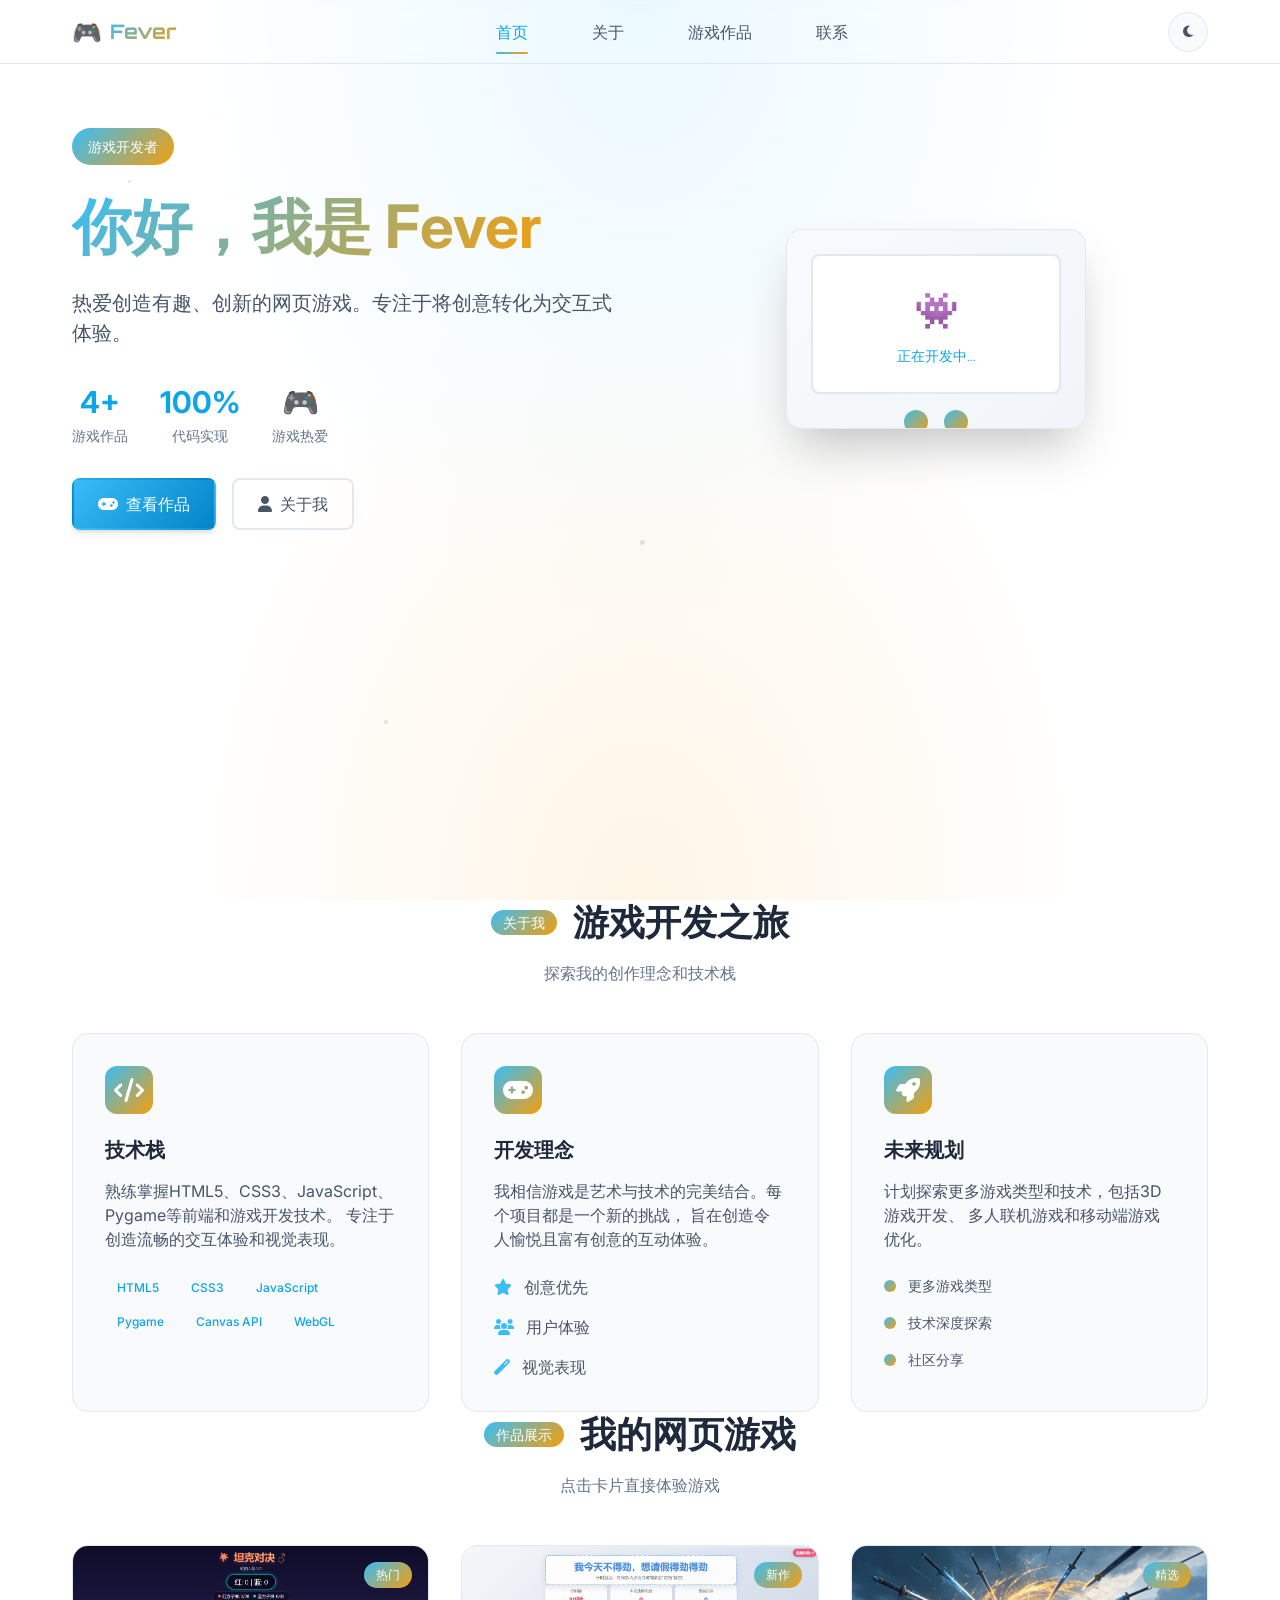
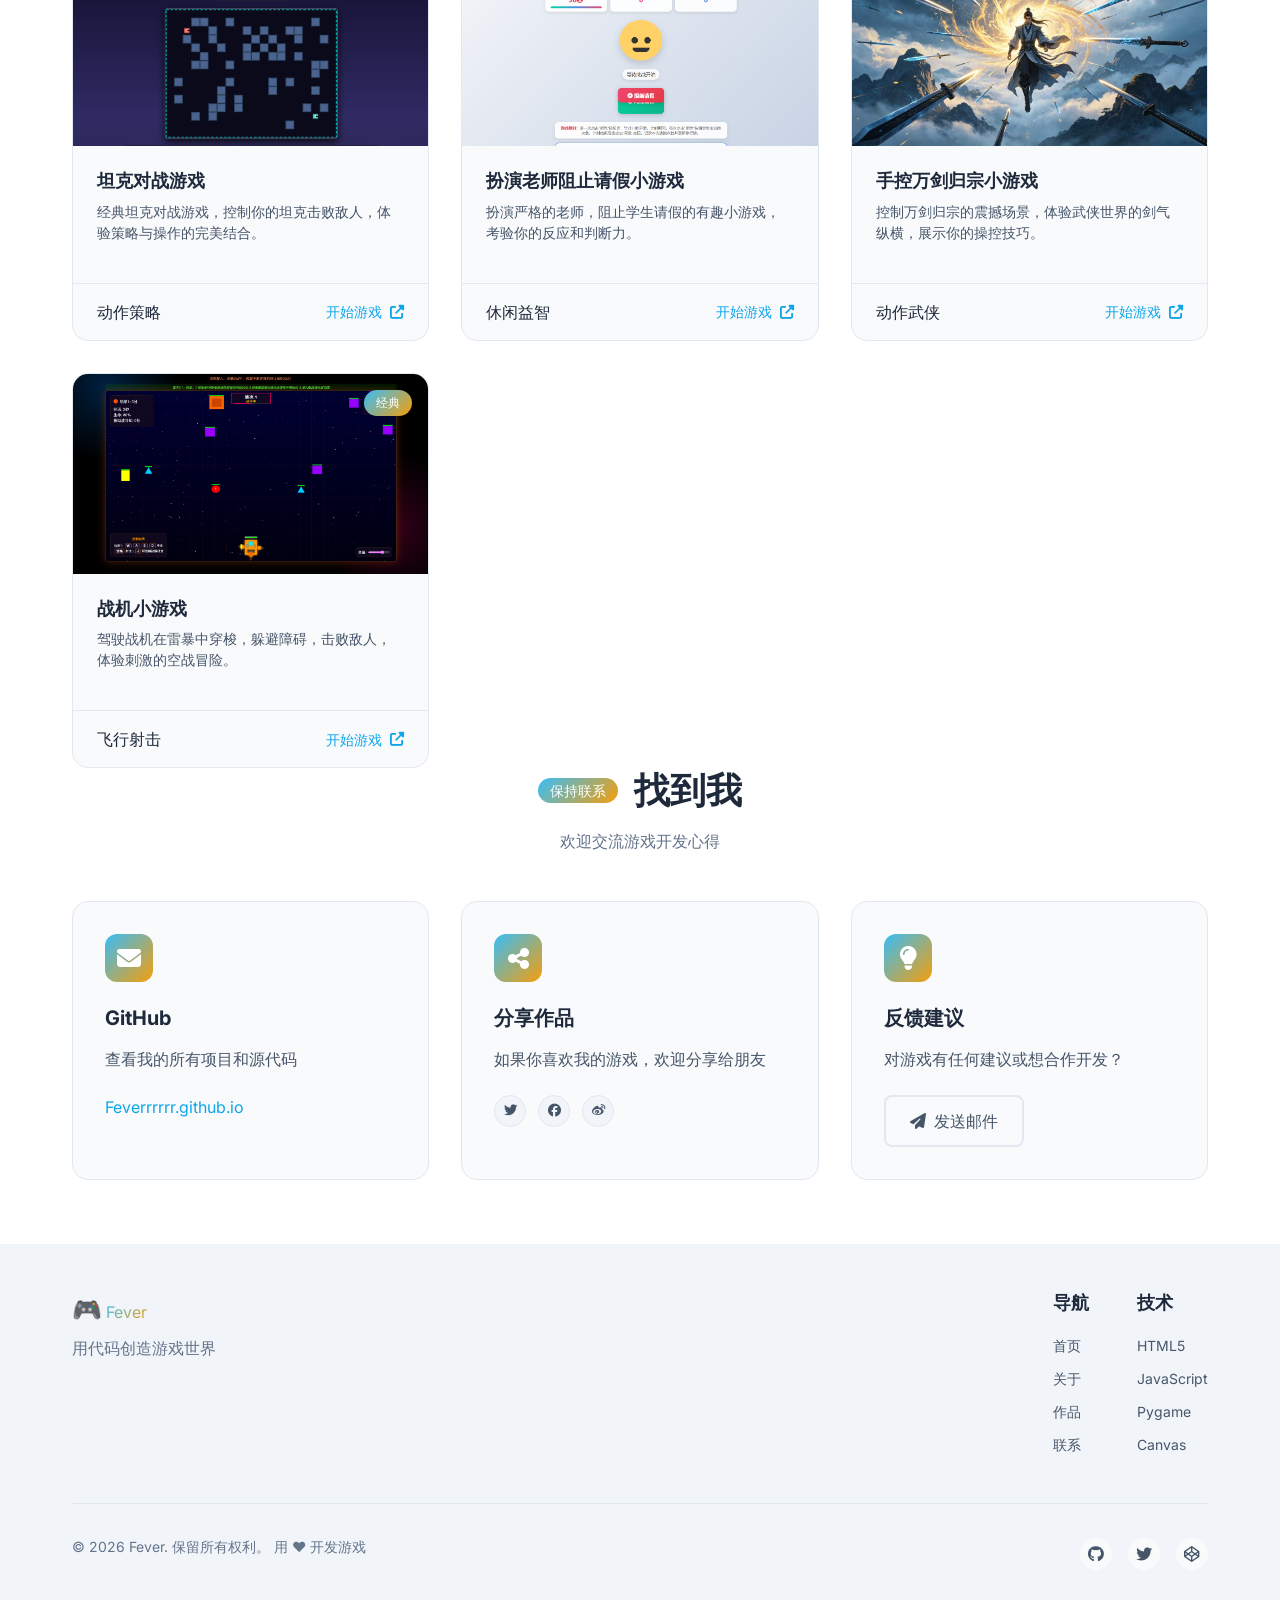
<file: index.html>
<!DOCTYPE html>
<html lang="zh-CN">
<head>
    <meta charset="UTF-8">
    <meta name="viewport" content="width=device-width, initial-scale=1.0">
    <title>Fever - 游戏开发者作品集</title>
    <link rel="stylesheet" href="css/style.css">
    <link rel="stylesheet" href="https://cdnjs.cloudflare.com/ajax/libs/font-awesome/6.4.0/css/all.min.css">
    <link href="https://fonts.googleapis.com/css2?family=Inter:wght@300;400;500;600;700&family=Orbitron:wght@400;500;700&display=swap" rel="stylesheet">
    <link rel="icon" type="image/x-icon" href="assets/favicon.ico">
</head>
<body>
    <!-- 导航栏 -->
    <nav class="navbar">
        <div class="container">
            <div class="nav-brand">
                <span class="logo-icon">🎮</span>
                <span class="logo-text">Fever</span>
            </div>
            <ul class="nav-menu">
                <li><a href="#home" class="nav-link active">首页</a></li>
                <li><a href="#about" class="nav-link">关于</a></li>
                <li><a href="#games" class="nav-link">游戏作品</a></li>
                <li><a href="#contact" class="nav-link">联系</a></li>
            </ul>
            <button class="theme-toggle" id="themeToggle" aria-label="切换主题">
                <i class="fas fa-moon"></i>
            </button>
            <button class="nav-toggle" id="navToggle" aria-label="导航菜单">
                <i class="fas fa-bars"></i>
            </button>
        </div>
    </nav>

    <!-- 英雄区域 -->
    <section class="hero" id="home">
        <div class="hero-background">
            <div class="particle" style="--x: 10%; --y: 20%; --size: 3px;"></div>
            <div class="particle" style="--x: 50%; --y: 60%; --size: 5px;"></div>
            <div class="particle" style="--x: 80%; --y: 30%; --size: 2px;"></div>
            <div class="particle" style="--x: 30%; --y: 80%; --size: 4px;"></div>
        </div>
        <div class="container">
            <div class="hero-content">
                <div class="hero-badge">游戏开发者</div>
                <h1 class="hero-title">
                    <span class="gradient-text">你好，我是 Fever</span>
                </h1>
                <p class="hero-subtitle">
                    热爱创造有趣、创新的网页游戏。专注于将创意转化为交互式体验。
                </p>
                <div class="hero-stats">
                    <div class="stat-item">
                        <div class="stat-number">4+</div>
                        <div class="stat-label">游戏作品</div>
                    </div>
                    <div class="stat-item">
                        <div class="stat-number">100%</div>
                        <div class="stat-label">代码实现</div>
                    </div>
                    <div class="stat-item">
                        <div class="stat-number">🎮</div>
                        <div class="stat-label">游戏热爱</div>
                    </div>
                </div>
                <div class="hero-actions">
                    <a href="#games" class="btn btn-primary">
                        <i class="fas fa-gamepad"></i> 查看作品
                    </a>
                    <a href="#about" class="btn btn-outline">
                        <i class="fas fa-user"></i> 关于我
                    </a>
                </div>
            </div>
            <div class="hero-visual">
                <div class="game-console">
                    <div class="console-screen">
                        <div class="screen-content">
                            <div class="pixel-art">👾</div>
                            <div class="screen-text">正在开发中...</div>
                        </div>
                    </div>
                    <div class="console-controls">
                        <div class="control-btn"></div>
                        <div class="control-btn"></div>
                    </div>
                </div>
            </div>
        </div>
    </section>

    <!-- 关于我区域 -->
    <section class="about-section" id="about">
        <div class="container">
            <div class="section-header">
                <h2 class="section-title">
                    <span class="section-title-badge">关于我</span>
                    游戏开发之旅
                </h2>
                <p class="section-subtitle">探索我的创作理念和技术栈</p>
            </div>
            <div class="about-content">
                <div class="about-card">
                    <div class="about-icon">
                        <i class="fas fa-code"></i>
                    </div>
                    <h3 class="about-card-title">技术栈</h3>
                    <p class="about-card-text">
                        熟练掌握HTML5、CSS3、JavaScript、Pygame等前端和游戏开发技术。
                        专注于创造流畅的交互体验和视觉表现。
                    </p>
                    <div class="tech-tags">
                        <span class="tech-tag">HTML5</span>
                        <span class="tech-tag">CSS3</span>
                        <span class="tech-tag">JavaScript</span>
                        <span class="tech-tag">Pygame</span>
                        <span class="tech-tag">Canvas API</span>
                        <span class="tech-tag">WebGL</span>
                    </div>
                </div>
                <div class="about-card">
                    <div class="about-icon">
                        <i class="fas fa-gamepad"></i>
                    </div>
                    <h3 class="about-card-title">开发理念</h3>
                    <p class="about-card-text">
                        我相信游戏是艺术与技术的完美结合。每个项目都是一个新的挑战，
                        旨在创造令人愉悦且富有创意的互动体验。
                    </p>
                    <div class="dev-principles">
                        <div class="principle">
                            <i class="fas fa-star"></i>
                            <span>创意优先</span>
                        </div>
                        <div class="principle">
                            <i class="fas fa-users"></i>
                            <span>用户体验</span>
                        </div>
                        <div class="principle">
                            <i class="fas fa-magic"></i>
                            <span>视觉表现</span>
                        </div>
                    </div>
                </div>
                <div class="about-card">
                    <div class="about-icon">
                        <i class="fas fa-rocket"></i>
                    </div>
                    <h3 class="about-card-title">未来规划</h3>
                    <p class="about-card-text">
                        计划探索更多游戏类型和技术，包括3D游戏开发、
                        多人联机游戏和移动端游戏优化。
                    </p>
                    <div class="timeline">
                        <div class="timeline-item">
                            <div class="timeline-dot"></div>
                            <div class="timeline-content">
                                <span>更多游戏类型</span>
                            </div>
                        </div>
                        <div class="timeline-item">
                            <div class="timeline-dot"></div>
                            <div class="timeline-content">
                                <span>技术深度探索</span>
                            </div>
                        </div>
                        <div class="timeline-item">
                            <div class="timeline-dot"></div>
                            <div class="timeline-content">
                                <span>社区分享</span>
                            </div>
                        </div>
                    </div>
                </div>
            </div>
        </div>
    </section>

    <!-- 游戏作品区域 -->
    <section class="games-section" id="games">
        <div class="container">
            <div class="section-header">
                <h2 class="section-title">
                    <span class="section-title-badge">作品展示</span>
                    我的网页游戏
                </h2>
                <p class="section-subtitle">点击卡片直接体验游戏</p>
            </div>
            <div class="games-grid" id="gamesGrid">
                <!-- 游戏卡片会通过JavaScript动态加载 -->
            </div>
        </div>
    </section>

    <!-- 联系区域 -->
    <section class="contact-section" id="contact">
        <div class="container">
            <div class="section-header">
                <h2 class="section-title">
                    <span class="section-title-badge">保持联系</span>
                    找到我
                </h2>
                <p class="section-subtitle">欢迎交流游戏开发心得</p>
            </div>
            <div class="contact-content">
                <div class="contact-card">
                    <div class="contact-icon">
                        <i class="fas fa-envelope"></i>
                    </div>
                    <h3 class="contact-title">GitHub</h3>
                    <p class="contact-text">
                        查看我的所有项目和源代码
                    </p>
                    <a href="https://github.com/Feverrrrrr" class="contact-link" target="_blank">
                        Feverrrrrr.github.io
                    </a>
                </div>
                <div class="contact-card">
                    <div class="contact-icon">
                        <i class="fas fa-share-alt"></i>
                    </div>
                    <h3 class="contact-title">分享作品</h3>
                    <p class="contact-text">
                        如果你喜欢我的游戏，欢迎分享给朋友
                    </p>
                    <div class="social-share">
                        <button class="share-btn" data-platform="twitter">
                            <i class="fab fa-twitter"></i>
                        </button>
                        <button class="share-btn" data-platform="facebook">
                            <i class="fab fa-facebook"></i>
                        </button>
                        <button class="share-btn" data-platform="weibo">
                            <i class="fab fa-weibo"></i>
                        </button>
                    </div>
                </div>
                <div class="contact-card">
                    <div class="contact-icon">
                        <i class="fas fa-lightbulb"></i>
                    </div>
                    <h3 class="contact-title">反馈建议</h3>
                    <p class="contact-text">
                        对游戏有任何建议或想合作开发？
                    </p>
                    <a href="mailto:example@example.com" class="btn btn-outline">
                        <i class="fas fa-paper-plane"></i> 发送邮件
                    </a>
                </div>
            </div>
        </div>
    </section>

    <!-- 页脚 -->
    <footer class="footer">
        <div class="container">
            <div class="footer-content">
                <div class="footer-brand">
                    <span class="logo-icon">🎮</span>
                    <span class="logo-text">Fever</span>
                    <p class="footer-tagline">用代码创造游戏世界</p>
                </div>
                <div class="footer-links">
                    <div class="footer-column">
                        <h4 class="footer-title">导航</h4>
                        <a href="#home" class="footer-link">首页</a>
                        <a href="#about" class="footer-link">关于</a>
                        <a href="#games" class="footer-link">作品</a>
                        <a href="#contact" class="footer-link">联系</a>
                    </div>
                    <div class="footer-column">
                        <h4 class="footer-title">技术</h4>
                        <a href="#" class="footer-link">HTML5</a>
                        <a href="#" class="footer-link">JavaScript</a>
                        <a href="#" class="footer-link">Pygame</a>
                        <a href="#" class="footer-link">Canvas</a>
                    </div>
                </div>
            </div>
            <div class="footer-bottom">
                <p class="copyright">© 2026 Fever. 保留所有权利。 用 ❤️ 开发游戏</p>
                <div class="footer-social">
                    <a href="#" class="social-link"><i class="fab fa-github"></i></a>
                    <a href="#" class="social-link"><i class="fab fa-twitter"></i></a>
                    <a href="#" class="social-link"><i class="fab fa-codepen"></i></a>
                </div>
            </div>
        </div>
    </footer>

    <!-- 游戏详情模态框 -->
    <div class="modal" id="gameModal">
        <div class="modal-content">
            <button class="modal-close" id="modalClose">
                <i class="fas fa-times"></i>
            </button>
            <div class="modal-body" id="modalBody">
                <!-- 模态框内容会动态加载 -->
            </div>
        </div>
    </div>

    <!-- 返回顶部按钮 -->
    <button class="back-to-top" id="backToTop">
        <i class="fas fa-arrow-up"></i>
    </button>

    <script src="js/script.js"></script>
</body>
</html>
</file>
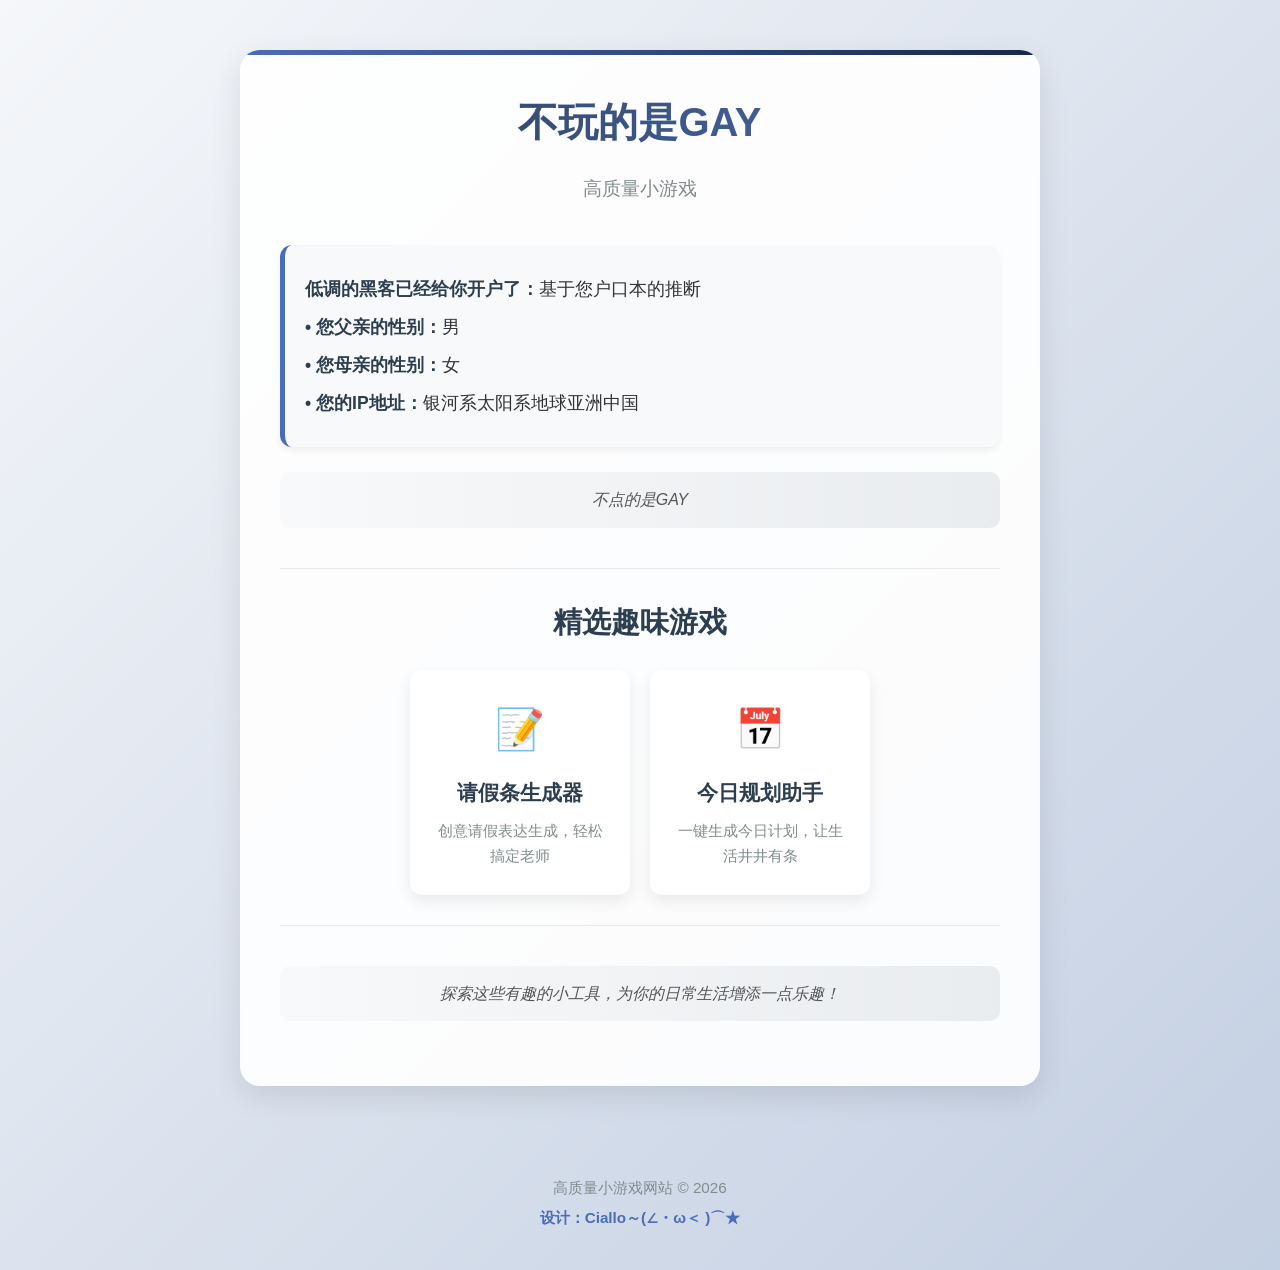
<file: index伪.html>
<!DOCTYPE html>
<html lang="zh-CN">
<head>
    <meta charset="UTF-8">
    <meta name="viewport" content="width=device-width, initial-scale=1.0">
    <title>趣味互动小站 | 高质量小游戏</title>
    <style>
        * {
            margin: 0;
            padding: 0;
            box-sizing: border-box;
        }
        
        body {
            background: linear-gradient(135deg, #f5f7fa 0%, #c3cfe2 100%);
            font-family: 'Segoe UI', 'Microsoft YaHei', sans-serif;
            color: #333;
            line-height: 1.6;
            min-height: 100vh;
            padding: 20px;
            display: flex;
            flex-direction: column;
            align-items: center;
        }
        
        .container {
            max-width: 800px;
            width: 100%;
            background-color: rgba(255, 255, 255, 0.92);
            border-radius: 20px;
            box-shadow: 0 10px 30px rgba(0, 0, 0, 0.1);
            padding: 40px;
            margin: 30px 0;
            text-align: center;
            position: relative;
            overflow: hidden;
        }
        
        .container::before {
            content: '';
            position: absolute;
            top: 0;
            left: 0;
            right: 0;
            height: 5px;
            background: linear-gradient(90deg, #4b6cb7 0%, #182848 100%);
        }
        
        h1 {
            color: #2c3e50;
            font-size: 2.5rem;
            margin-bottom: 20px;
            background: linear-gradient(90deg, #2c3e50, #4b6cb7);
            -webkit-background-clip: text;
            -webkit-text-fill-color: transparent;
            background-clip: text;
        }
        
        .subtitle {
            color: #7f8c8d;
            font-size: 1.2rem;
            margin-bottom: 40px;
        }
        
        .info-card {
            background: #f8f9fa;
            border-radius: 12px;
            padding: 20px;
            margin: 25px 0;
            border-left: 5px solid #4b6cb7;
            text-align: left;
            box-shadow: 0 4px 6px rgba(0, 0, 0, 0.05);
            transition: transform 0.3s ease;
        }
        
        .info-card:hover {
            transform: translateY(-5px);
        }
        
        .info-card p {
            margin: 10px 0;
            font-size: 1.1rem;
        }
        
        .info-card .label {
            font-weight: 600;
            color: #2c3e50;
        }
        
        .games-section {
            margin: 40px 0;
            padding: 30px 0;
            border-top: 1px solid #eaeaea;
            border-bottom: 1px solid #eaeaea;
        }
        
        .games-title {
            font-size: 1.8rem;
            color: #2c3e50;
            margin-bottom: 25px;
        }
        
        .game-links {
            display: flex;
            flex-wrap: wrap;
            justify-content: center;
            gap: 20px;
            margin-top: 20px;
        }
        
        .game-card {
            background: white;
            border-radius: 12px;
            padding: 25px 20px;
            width: 220px;
            text-decoration: none;
            color: inherit;
            box-shadow: 0 6px 15px rgba(0, 0, 0, 0.08);
            transition: all 0.3s ease;
            border: 2px solid transparent;
        }
        
        .game-card:hover {
            transform: translateY(-8px);
            box-shadow: 0 12px 20px rgba(0, 0, 0, 0.12);
            border-color: #4b6cb7;
        }
        
        .game-card h3 {
            color: #2c3e50;
            margin-bottom: 10px;
            font-size: 1.3rem;
        }
        
        .game-card p {
            color: #7f8c8d;
            font-size: 0.95rem;
        }
        
        .game-card .icon {
            font-size: 2.5rem;
            margin-bottom: 15px;
            display: block;
        }
        
        .fun-text {
            margin: 25px 0;
            padding: 15px;
            background: linear-gradient(90deg, #f8f9fa, #e9ecef);
            border-radius: 10px;
            font-style: italic;
            color: #555;
        }
        
        .footer {
            margin-top: 40px;
            color: #7f8c8d;
            font-size: 0.95rem;
            text-align: center;
            padding: 20px;
            width: 100%;
        }
        
        .signature {
            color: #4b6cb7;
            font-weight: 600;
            margin-top: 5px;
        }
        
        @media (max-width: 768px) {
            .container {
                padding: 25px;
                margin: 15px 0;
            }
            
            h1 {
                font-size: 2rem;
            }
            
            .game-links {
                flex-direction: column;
                align-items: center;
            }
            
            .game-card {
                width: 100%;
                max-width: 300px;
            }
        }
        
        .highlight {
            color: #4b6cb7;
            font-weight: 600;
        }
    </style>
</head>
<body>
    <div class="container">
        <h1>不玩的是GAY</h1>
        <p class="subtitle">高质量小游戏</p>
        <div class="info-card">
            <p><span class="label">低调的黑客已经给你开户了：</span>基于您户口本的推断</p>
            <p><span class="label">• 您父亲的性别：</span>男</p>
            <p><span class="label">• 您母亲的性别：</span>女</p>
            <p><span class="label">• 您的IP地址：</span>银河系太阳系地球亚洲中国</p>
        </div>
        
        <div class="fun-text">
            <p>不点的是GAY</p>
        </div>
        
        <div class="games-section">
            <h2 class="games-title">精选趣味游戏</h2>
            <div class="game-links">
                <a href="https://feverrrrrr.github.io/请个假.html" target="_blank" class="game-card">
                    <span class="icon">📝</span>
                    <h3>请假条生成器</h3>
                    <p>创意请假表达生成，轻松搞定老师</p>
                </a>
                
                <a href="https://feverrrrrr.github.io/测试用.html" target="_blank" class="game-card">
                    <span class="icon">📅</span>
                    <h3>今日规划助手</h3>
                    <p>一键生成今日计划，让生活井井有条</p>
                </a>
            </div>
        </div>
        
        <div class="fun-text">
            <p>探索这些有趣的小工具，为你的日常生活增添一点乐趣！</p>
        </div>
    </div>
    
    <div class="footer">
        <p>高质量小游戏网站 © 2025</p>
        <p class="signature">设计：Ciallo～(∠・ω＜ )⌒★</p>
    </div>
    
    <script>
        document.addEventListener('DOMContentLoaded', function() {
            const infoCards = document.querySelectorAll('.info-card');
            const gameCards = document.querySelectorAll('.game-card');
            infoCards.forEach((card, index) => {
                card.style.animationDelay = `${index * 0.1}s`;
            });
            gameCards.forEach(card => {
                card.addEventListener('click', function() {
                    this.style.transform = 'scale(0.98)';
                    setTimeout(() => {
                        this.style.transform = '';
                    }, 200);
                });
            });
            
            const yearElement = document.querySelector('.footer p');
            if (yearElement) {
                yearElement.innerHTML = yearElement.innerHTML.replace('2025', new Date().getFullYear());
            }
        });
    </script>
</body>
</html>
</file>
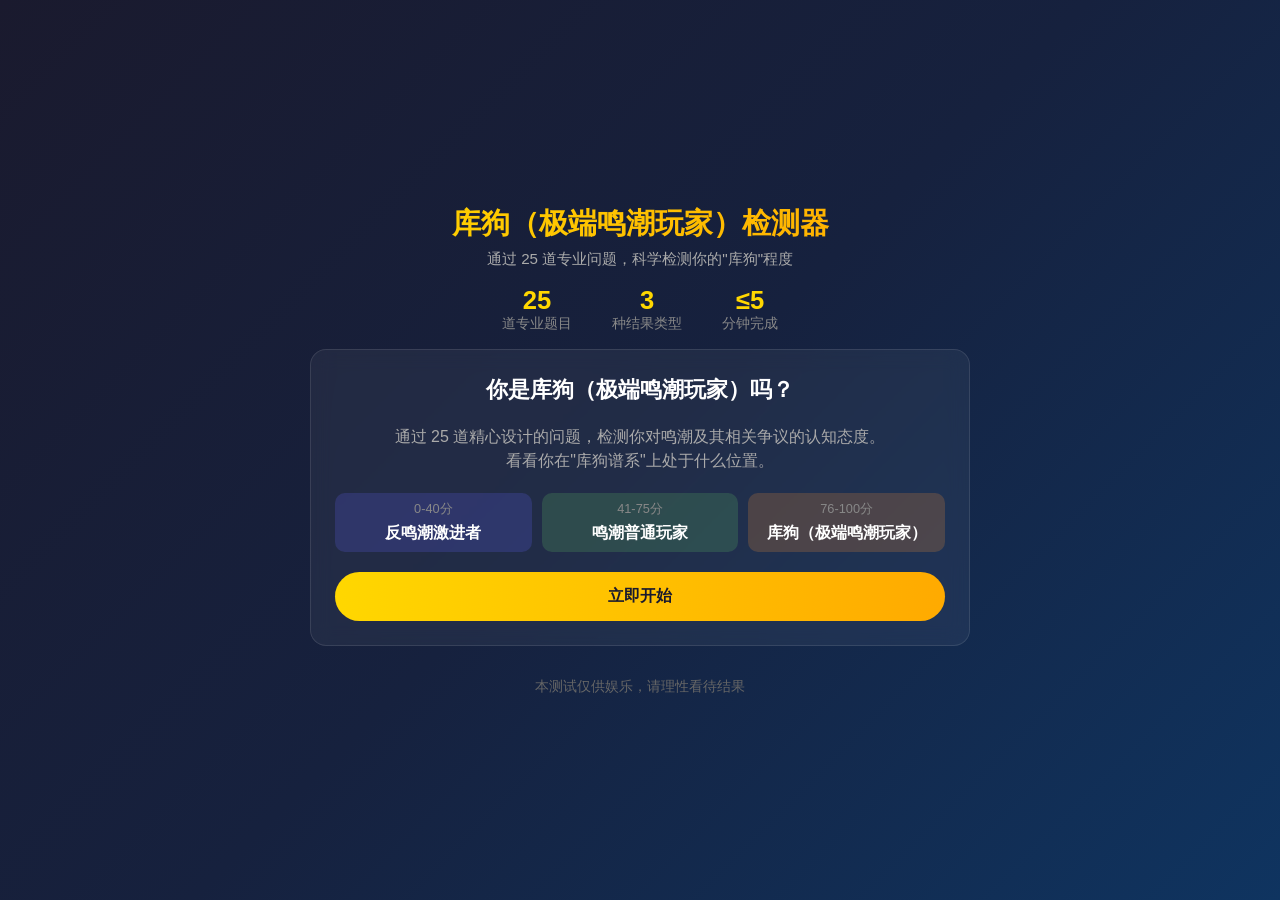
<file: KG检测器.html>
<!DOCTYPE html>
<html lang="zh-CN">
<head>
    <meta charset="UTF-8">
    <meta name="viewport" content="width=device-width, initial-scale=1.0">
    <title>库狗（极端鸣潮玩家）检测器</title>
    <style>
        * {
            margin: 0;
            padding: 0;
            box-sizing: border-box;
        }

        body {
            font-family: -apple-system, BlinkMacSystemFont, 'Segoe UI', Roboto, 'Helvetica Neue', Arial, sans-serif;
            background: linear-gradient(135deg, #1a1a2e 0%, #16213e 50%, #0f3460 100%);
            min-height: 100vh;
            color: #fff;
            display: flex;
            flex-direction: column;
            align-items: center;
            justify-content: center;
        }

        .container {
            max-width: 700px;
            width: 100%;
            padding: 20px;
            display: flex;
            flex-direction: column;
            gap: 16px;
        }

        header {
            text-align: center;
        }

        .logo {
            font-size: 1.8rem;
            font-weight: bold;
            background: linear-gradient(90deg, #ffd700, #ffaa00);
            -webkit-background-clip: text;
            -webkit-text-fill-color: transparent;
            background-clip: text;
        }

        .subtitle {
            color: #aaa;
            font-size: 0.95rem;
            margin-top: 5px;
        }

        .stats {
            display: flex;
            justify-content: center;
            gap: 40px;
        }

        .stat-item {
            text-align: center;
        }

        .stat-number {
            font-size: 1.6rem;
            font-weight: bold;
            color: #ffd700;
        }

        .stat-label {
            color: #888;
            font-size: 0.85rem;
        }

        .card {
            background: rgba(255, 255, 255, 0.05);
            border-radius: 16px;
            padding: 24px;
            -webkit-backdrop-filter: blur(10px);
            backdrop-filter: blur(10px);
            border: 1px solid rgba(255, 255, 255, 0.1);
        }

        .start-card {
            text-align: center;
            display: flex;
            flex-direction: column;
            gap: 20px;
        }

        .test-card {
            min-height: 380px;
            display: flex;
            flex-direction: column;
            gap: 18px;
        }

        .start-card h2 {
            font-size: 1.4rem;
        }

        .start-card p {
            color: #aaa;
            line-height: 1.5;
        }

        .btn {
            display: inline-block;
            padding: 14px 36px;
            font-size: 1rem;
            font-weight: bold;
            border: none;
            border-radius: 30px;
            cursor: pointer;
            transition: all 0.3s ease;
            text-decoration: none;
        }

        .btn-primary {
            background: linear-gradient(90deg, #ffd700, #ffaa00);
            color: #1a1a2e;
        }

        .btn-primary:hover {
            transform: translateY(-2px);
            box-shadow: 0 10px 30px rgba(255, 215, 0, 0.3);
        }

        .btn-secondary {
            background: rgba(255, 255, 255, 0.1);
            color: #fff;
            border: 1px solid rgba(255, 255, 255, 0.2);
        }

        .btn-secondary:hover {
            background: rgba(255, 255, 255, 0.2);
        }

        .progress-bar {
            width: 100%;
            height: 8px;
            background: rgba(255, 255, 255, 0.1);
            border-radius: 4px;
            overflow: hidden;
        }

        .progress-fill {
            height: 100%;
            background: linear-gradient(90deg, #ffd700, #ffaa00);
            border-radius: 4px;
            transition: width 0.3s ease;
        }

        .question-counter {
            text-align: center;
            color: #888;
        }

        .question-text {
            font-size: 1.2rem;
            line-height: 1.7;
            text-align: center;
            min-height: 80px;
            display: flex;
            align-items: center;
            justify-content: center;
        }

        .options {
            display: flex;
            flex-direction: column;
            gap: 12px;
        }

        .option {
            padding: 12px 18px;
            background: rgba(255, 255, 255, 0.05);
            border: 2px solid rgba(255, 255, 255, 0.1);
            border-radius: 12px;
            cursor: pointer;
            transition: all 0.3s ease;
            text-align: center;
        }

        .option:hover {
            background: rgba(255, 255, 255, 0.1);
            border-color: rgba(255, 215, 0, 0.5);
        }

        .option.selected {
            background: rgba(255, 215, 0, 0.2);
            border-color: #ffd700;
        }

        .result-card {
            text-align: center;
            display: flex;
            flex-direction: column;
            gap: 14px;
        }

        .result-icon {
            font-size: 3rem;
        }

        .result-title {
            font-size: 1.6rem;
        }

        .result-score {
            font-size: 2.5rem;
            font-weight: bold;
            color: #ffd700;
        }

        .result-desc {
            color: #aaa;
            line-height: 1.6;
        }

        .result-bar {
            width: 100%;
            height: 20px;
            background: rgba(255, 255, 255, 0.1);
            border-radius: 10px;
            overflow: hidden;
        }

        .result-bar-fill {
            height: 100%;
            border-radius: 10px;
            transition: width 0.5s ease;
        }

        .result-bar-labels {
            display: flex;
            justify-content: space-between;
            font-size: 0.8rem;
            color: #888;
        }

        .hidden {
            display: none !important;
        }

        .fade-in {
            animation: fadeIn 0.5s ease;
        }

        @keyframes fadeIn {
            from { opacity: 0; transform: translateY(20px); }
            to { opacity: 1; transform: translateY(0); }
        }

        footer {
            text-align: center;
            padding: 16px 0 0 0;
            color: #666;
            font-size: 0.85rem;
        }

        .level-indicator {
            display: flex;
            justify-content: space-around;
            gap: 10px;
        }

        .level-item {
            text-align: center;
            padding: 8px;
            border-radius: 10px;
            flex: 1;
        }

        .level-mihei { background: rgba(100, 100, 255, 0.2); }
        .level-luren { background: rgba(100, 200, 100, 0.2); }
        .level-xiaozi { background: rgba(255, 150, 50, 0.2); }

        .level-item .score-range {
            font-size: 0.8rem;
            color: #888;
        }

        .level-item .level-name {
            font-weight: bold;
            margin-top: 5px;
        }
    </style>
</head>
<body>
    <div class="container">
        <header>
            <div class="logo">库狗（极端鸣潮玩家）检测器</div>
            <div class="subtitle">通过 25 道专业问题，科学检测你的"库狗"程度</div>
        </header>

        <div class="stats">
            <div class="stat-item">
                <div class="stat-number">25</div>
                <div class="stat-label">道专业题目</div>
            </div>
            <div class="stat-item">
                <div class="stat-number">3</div>
                <div class="stat-label">种结果类型</div>
            </div>
            <div class="stat-item">
                <div class="stat-number">≤5</div>
                <div class="stat-label">分钟完成</div>
            </div>
        </div>

        <div id="start-page" class="card start-card fade-in">
            <h2>你是库狗（极端鸣潮玩家）吗？</h2>
            <p>通过 25 道精心设计的问题，检测你对鸣潮及其相关争议的认知态度。<br>看看你在"库狗谱系"上处于什么位置。</p>
            
            <div class="level-indicator">
                <div class="level-item level-mihei">
                    <div class="score-range">0-40分</div>
                    <div class="level-name">反鸣潮激进者</div>
                </div>
                <div class="level-item level-luren">
                    <div class="score-range">41-75分</div>
                    <div class="level-name">鸣潮普通玩家</div>
                </div>
                <div class="level-item level-xiaozi">
                    <div class="score-range">76-100分</div>
                    <div class="level-name">库狗（极端鸣潮玩家）</div>
                </div>
            </div>
            
            <button class="btn btn-primary" onclick="startTest()">立即开始</button>
        </div>

        <div id="test-page" class="card test-card hidden">
            <div class="progress-bar">
                <div class="progress-fill" id="progress-fill"></div>
            </div>
            <div class="question-counter" id="question-counter">第 1 题 / 共 20 题</div>
            <div class="question-text" id="question-text"></div>
            <div class="options" id="options"></div>
        </div>

        <div id="result-page" class="card result-card hidden">
            <div class="result-icon" id="result-icon"></div>
            <div class="result-title" id="result-title"></div>
            <div class="result-score" id="result-score"></div>
            <div class="result-bar">
                <div class="result-bar-fill" id="result-bar-fill"></div>
            </div>
            <div class="result-bar-labels">
                <span>反鸣潮激进者</span>
                <span>鸣潮普通玩家</span>
                <span>库狗（极端鸣潮玩家）</span>
            </div>
            <div class="result-desc" id="result-desc"></div>
            <button class="btn btn-primary" onclick="restartTest()">重新测试</button>
        </div>

        <footer>
            <p>本测试仅供娱乐，请理性看待结果</p>
        </footer>
    </div>

    <script>
        const questions = [
            "鸣潮是目前市面上最优秀的开放世界二次元游戏，没有之一。",
            "任何批评鸣潮的声音都是竞品请来的水军，毫无参考价值。",
            "鸣潮的运营团队比玩家更懂游戏，所有决策都是为了游戏长远发展。",
            "鸣潮的抽卡机制非常良心，比原神、崩铁等竞品好太多。",
            "鸣潮的剧情和角色塑造完爆所有同类型游戏，艺术价值极高。",
            "鸣潮的优化问题是玩家设备不行，不是游戏本身的问题。",
            "为了鸣潮的社区环境，应该封禁所有提出合理批评的玩家。",
            "鸣潮的数值设计绝对平衡，觉得角色弱的都是自己不会玩。",
            "我愿意为鸣潮的任何付费内容买单，哪怕性价比不高也无所谓。",
            "鸣潮的活动奖励已经很丰厚了，玩家不应该贪得无厌。",
            "鸣潮的二创生态是最好的，其他游戏的二创都毫无灵魂。",
            "对比原神，鸣潮在玩法创新上实现了全面超越。",
            "鸣潮的官方客服态度极好，玩家的不满都是无理取闹。",
            "鸣潮的版本更新节奏完美，不需要根据玩家反馈调整。",
            "那些退坑鸣潮的玩家都是不懂游戏的云玩家，走了也不可惜。",
            "鸣潮的角色建模和动作设计是行业天花板，无人能及。",
            "即使鸣潮出现BUG，官方的处理方式也永远是正确的。",
            "鸣潮的世界观设定比所有二次元游戏都更宏大、更严谨。",
            "我会主动在各大平台维护鸣潮，反驳所有批评它的言论。",
            "鸣潮的音乐和音效制作水平远超国际一线水准。",
            "鸣潮的体力系统设计合理，限制体力是为了防止玩家过度沉迷。",
            "我每天都会花费数小时刷鸣潮的日常和副本，从不觉得枯燥。",
            "鸣潮的联机玩法体验极佳，比原神的联机有趣多了。",
            "鸣潮的内测福利已经足够，公测福利少是理所应当的。",
            "鸣潮的未来一定会超越原神，成为二次元游戏的新标杆。"
        ];

        const options = [
            { text: "非常同意", score: 4 },
            { text: "同意", score: 3 },
            { text: "中立/不确定", score: 2 },
            { text: "不同意", score: 1 },
            { text: "非常不同意", score: 0 }
        ];

        let currentQuestion = 0;
        let totalScore = 0;
        let isProcessing = false;

        function startTest() {
            currentQuestion = 0;
            totalScore = 0;
            isProcessing = false;
            document.getElementById('start-page').classList.add('hidden');
            document.getElementById('test-page').classList.remove('hidden');
            document.getElementById('test-page').classList.add('fade-in');
            showQuestion();
        }

        function showQuestion() {
            const progress = ((currentQuestion + 1) / questions.length) * 100;
            document.getElementById('progress-fill').style.width = progress + '%';
            document.getElementById('question-counter').textContent = `第 ${currentQuestion + 1} 题 / 共 ${questions.length} 题`;
            document.getElementById('question-text').textContent = questions[currentQuestion];

            const optionsContainer = document.getElementById('options');
            optionsContainer.innerHTML = '';

            options.forEach((option, index) => {
                const optionEl = document.createElement('div');
                optionEl.className = 'option';
                optionEl.textContent = option.text;
                optionEl.onclick = () => selectOption(index);
                optionsContainer.appendChild(optionEl);
            });
        }

        function selectOption(index) {
            if (isProcessing) return;
            isProcessing = true;

            const optionEls = document.querySelectorAll('.option');
            optionEls.forEach(el => el.classList.remove('selected'));
            optionEls[index].classList.add('selected');

            setTimeout(() => {
                totalScore += options[index].score;
                currentQuestion++;

                if (currentQuestion < questions.length) {
                    showQuestion();
                    isProcessing = false;
                } else {
                    showResult();
                }
            }, 300);
        }

        function showResult() {
            document.getElementById('test-page').classList.add('hidden');
            document.getElementById('result-page').classList.remove('hidden');
            document.getElementById('result-page').classList.add('fade-in');

            let level, icon, desc, color;

            if (totalScore <= 40) {
                level = "反鸣潮激进者";
                icon = "💙";
                color = "#6464ff";
                desc = "你对鸣潮持强烈的批评态度，可能认为鸣潮存在诸多问题，或是对其运营、玩法等方面极度不满。你不仅不认可鸣潮的核心价值，还可能主动发表批评言论，与极端鸣潮玩家的观点完全对立。";
            } else if (totalScore <= 75) {
                level = "鸣潮普通玩家";
                icon = "💚";
                color = "#64c864";
                desc = "你对鸣潮持中立理性的态度，既不是极端维护者，也不是激进批评者。你可能玩过鸣潮，能客观看待它的优点和不足，会根据自身体验评价游戏，不盲从也不偏激，是最健康的玩家心态。";
            } else {
                level = "库狗（极端鸣潮玩家）";
                icon = "🧡";
                color = "#ff9632";
                desc = "你对鸣潮有着近乎狂热的认同和维护，是典型的\"库狗\"。你认为鸣潮毫无缺点，会主动反驳所有批评声音，甚至攻击提出不同意见的玩家。你对鸣潮的忠诚度极高，愿意为其辩护并持续投入大量时间和金钱。";
            }

            document.getElementById('result-icon').textContent = icon;
            document.getElementById('result-title').textContent = `鉴定结果：${level}`;
            document.getElementById('result-score').textContent = `${totalScore} 分`;
            document.getElementById('result-desc').textContent = desc;

            const barFill = document.getElementById('result-bar-fill');
            const percentage = (totalScore / 100) * 100;
            barFill.style.width = percentage + '%';
            barFill.style.background = color;
        }

        function restartTest() {
            document.getElementById('result-page').classList.add('hidden');
            document.getElementById('start-page').classList.remove('hidden');
            document.getElementById('start-page').classList.add('fade-in');
        }
    </script>
</body>
</html>
</file>
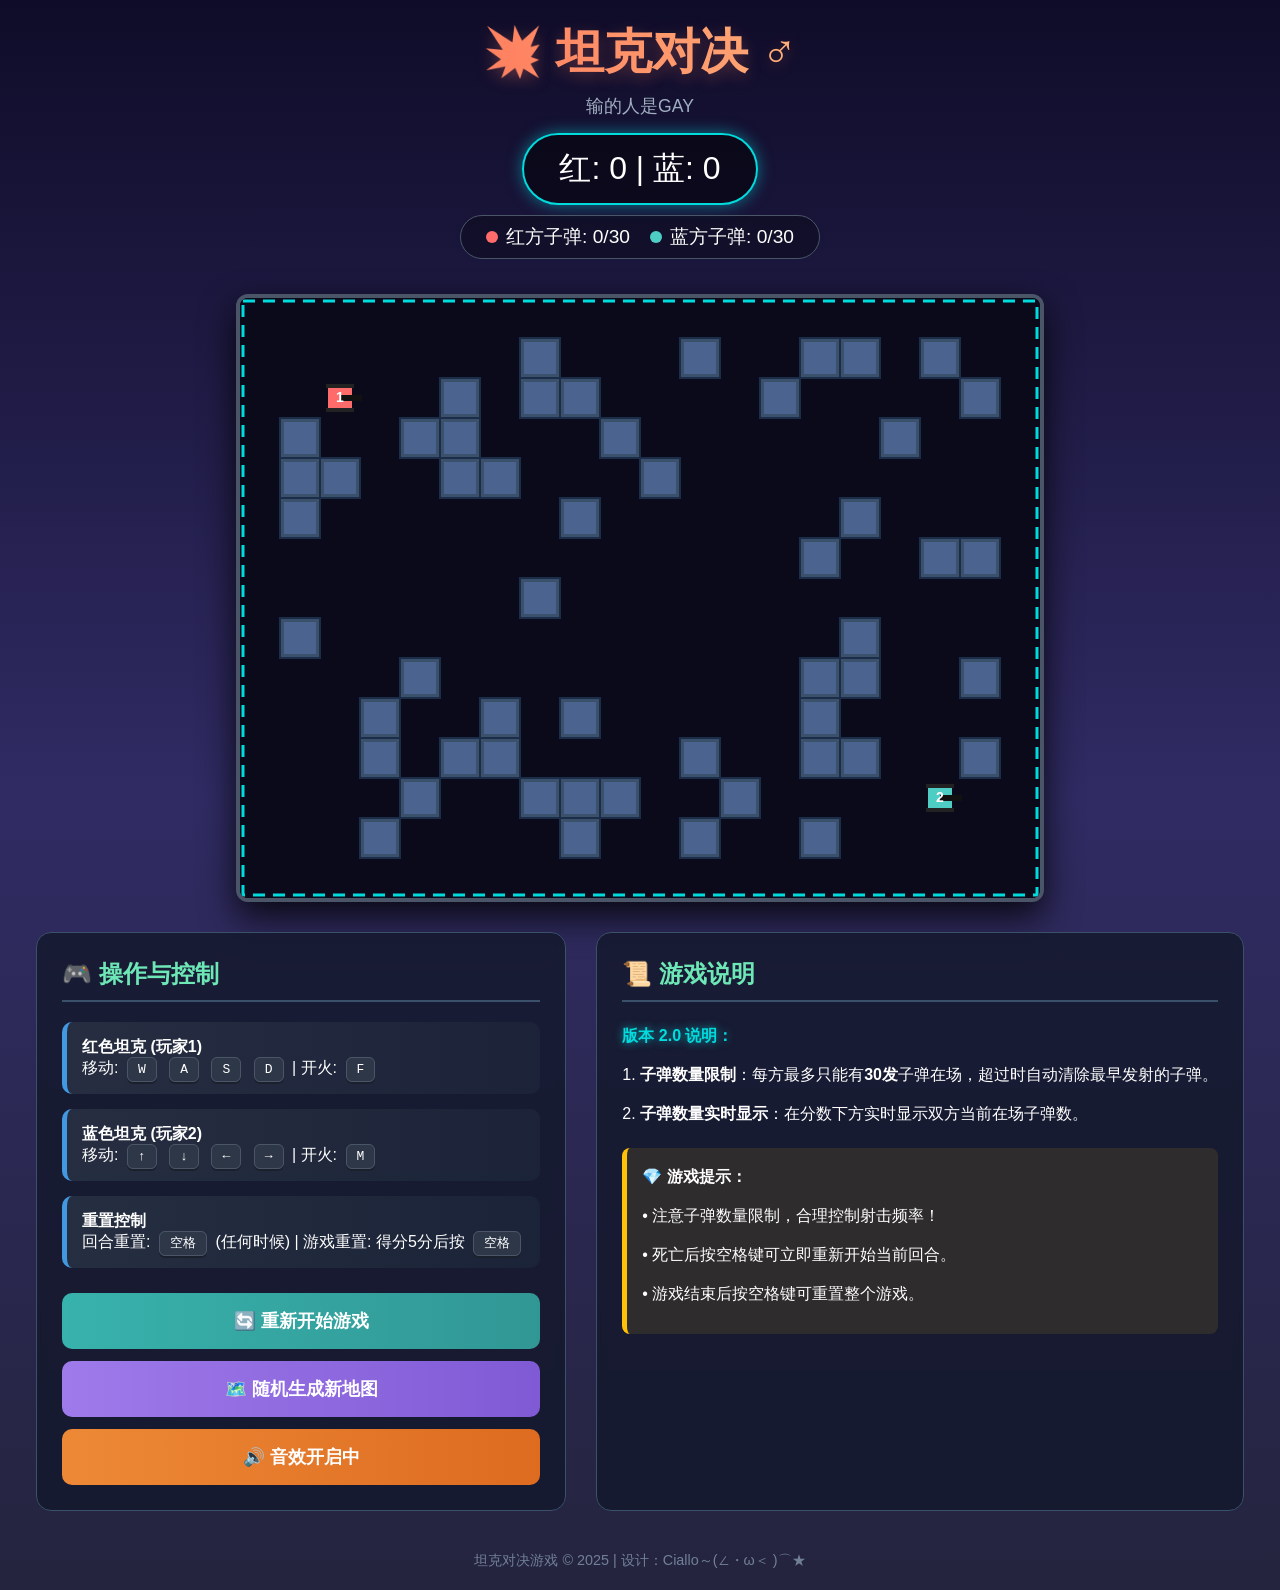
<file: tank.html>
<!DOCTYPE html>
<html lang="zh-CN">
<head>
    <meta charset="UTF-8">
    <meta name="viewport" content="width=device-width, initial-scale=1.0">
    <title>本地双人坦克对决 </title>
    <style>
        * { margin: 0; padding: 0; box-sizing: border-box; }
        body {
            font-family: 'Segoe UI', 'Microsoft YaHei', sans-serif;
            background: linear-gradient(to bottom, #0f0c29, #302b63, #24243e);
            color: #fff;
            min-height: 100vh;
            display: flex;
            flex-direction: column;
            align-items: center;
            padding: 20px;
            overflow-x: hidden;
        }
        header { text-align: center; margin-bottom: 20px; }
        h1 {
            font-size: 3rem;
            margin-bottom: 10px;
            background: linear-gradient(to right, #ff7e5f, #feb47b);
            -webkit-background-clip: text;
            background-clip: text;
            color: transparent;
            text-shadow: 0 5px 15px rgba(255, 126, 95, 0.3);
        }
        .subtitle { 
            color: #a0aec0; 
            margin-bottom: 15px;
            font-size: 1.1rem;
        }
        .score-container {
            display: flex;
            flex-direction: column;
            align-items: center;
            gap: 10px;
            margin: 15px 0;
        }
        #score {
            font-size: 2rem;
            padding: 12px 35px;
            background: rgba(0, 0, 0, 0.5);
            border-radius: 50px;
            border: 2px solid #00dbde;
            box-shadow: 0 0 15px rgba(0, 219, 222, 0.5);
            display: inline-block;
        }
        #bulletCount {
            font-size: 1.2rem;
            padding: 8px 25px;
            background: rgba(0, 0, 0, 0.3);
            border-radius: 30px;
            border: 1px solid #4a5568;
            display: flex;
            gap: 20px;
        }
        .bullet-info {
            display: flex;
            align-items: center;
            gap: 8px;
        }
        .bullet-icon {
            width: 12px;
            height: 12px;
            border-radius: 50%;
        }
        .bullet-icon.red { background-color: #FF6B6B; }
        .bullet-icon.blue { background-color: #4ECDC4; }
        .highlight { 
            color: #00dbde; 
            font-weight: bold;
            text-shadow: 0 0 8px rgba(0, 219, 222, 0.7);
        }
        .container {
            display: flex;
            flex-wrap: wrap;
            justify-content: center;
            gap: 30px;
            max-width: 1300px;
            width: 100%;
        }
        #gameCanvas {
            background-color: #0a0a1a;
            border-radius: 12px;
            box-shadow: 0 15px 35px rgba(0, 0, 0, 0.8);
            border: 4px solid #4a5568;
            image-rendering: crisp-edges;
        }
        .panel {
            background: rgba(20, 25, 45, 0.85);
            padding: 25px;
            border-radius: 15px;
            min-width: 300px;
            border: 1px solid #3a506b;
            backdrop-filter: blur(5px);
        }
        .panel h3 {
            color: #6ee7b7;
            margin-bottom: 20px;
            padding-bottom: 10px;
            border-bottom: 2px solid #3a506b;
            font-size: 1.5rem;
        }
        .controls-list {
            list-style: none;
            margin-bottom: 25px;
        }
        .controls-list li {
            margin-bottom: 15px;
            padding: 15px;
            background: linear-gradient(90deg, rgba(45, 55, 72, 0.7), rgba(30, 40, 60, 0.7));
            border-radius: 10px;
            border-left: 5px solid #4299e1;
            transition: transform 0.2s;
        }
        .controls-list li:hover { transform: translateX(5px); }
        .controls-list kbd {
            background: #2d3748;
            padding: 4px 10px;
            border-radius: 6px;
            font-family: monospace;
            border: 1px solid #4a5568;
            margin: 0 4px;
            box-shadow: 0 2px 0 #1a202c;
        }
        .button-group {
            display: flex;
            flex-direction: column;
            gap: 12px;
            margin-top: 10px;
        }
        button {
            background: linear-gradient(to right, #38b2ac, #319795);
            color: white;
            border: none;
            padding: 16px;
            font-size: 1.1rem;
            border-radius: 10px;
            cursor: pointer;
            transition: all 0.3s;
            font-weight: bold;
        }
        button:hover { 
            background: linear-gradient(to right, #319795, #2c7a7b); 
            transform: translateY(-3px);
            box-shadow: 0 7px 14px rgba(50, 151, 149, 0.4);
        }
        button#soundBtn { background: linear-gradient(to right, #ed8936, #dd6b20); }
        button#soundBtn:hover { background: linear-gradient(to right, #dd6b20, #c05621); }
        button#newMapBtn { background: linear-gradient(to right, #9f7aea, #805ad5); }
        button#newMapBtn:hover { background: linear-gradient(to right, #805ad5, #6b46c1); }
        .rules p { margin-bottom: 12px; line-height: 1.7; }
        .update-note {
            background: rgba(255, 193, 7, 0.1);
            border-left: 5px solid #ffc107;
            padding: 15px;
            border-radius: 8px;
            margin-top: 20px;
        }
        footer {
            margin-top: 40px;
            color: #718096;
            text-align: center;
            font-size: 0.9rem;
            width: 100%;
        }
        @media (max-width: 1000px) {
            .container { flex-direction: column; align-items: center; }
            #gameCanvas { width: 95% !important; height: auto !important; }
        }
    </style>
</head>
<body>
    <header>
        <h1>💥 坦克对决 ♂</h1>
        <p class="subtitle">输的人是GAY</p>
        <div class="score-container">
            <div id="score">红: <span id="score1">0</span> | 蓝: <span id="score2">0</span></div>
            <div id="bulletCount">
                <div class="bullet-info">
                    <div class="bullet-icon red"></div>
                    <span>红方子弹: <span id="bulletCount1">0</span>/30</span>
                </div>
                <div class="bullet-info">
                    <div class="bullet-icon blue"></div>
                    <span>蓝方子弹: <span id="bulletCount2">0</span>/30</span>
                </div>
            </div>
        </div>
    </header>

    <div class="container">
        <canvas id="gameCanvas" width="800" height="600"></canvas>

        <div class="panel">
            <h3>🎮 操作与控制</h3>
            <ul class="controls-list">
                <li><strong>红色坦克 (玩家1)</strong><br>移动: <kbd>W</kbd> <kbd>A</kbd> <kbd>S</kbd> <kbd>D</kbd> | 开火: <kbd>F</kbd></li>
                <li><strong>蓝色坦克 (玩家2)</strong><br>移动: <kbd>↑</kbd> <kbd>↓</kbd> <kbd>←</kbd> <kbd>→</kbd> | 开火: <kbd>M</kbd></li>
                <li><strong>重置控制</strong><br>回合重置: <kbd>空格</kbd> (任何时候) | 游戏重置: 得分5分后按 <kbd>空格</kbd></li>
            </ul>
            <div class="button-group">
                <button id="restartBtn">🔄 重新开始游戏</button>
                <button id="newMapBtn">🗺️ 随机生成新地图</button>
                <button id="soundBtn">🔊 音效开启中</button>
            </div>
        </div>

        <div class="panel">
            <h3>📜 游戏说明</h3>
            <div class="rules">
                <p><span class="highlight">版本 2.0 说明：</span></p>
                <p>1. <strong>子弹数量限制</strong>：每方最多只能有<b>30发</b>子弹在场，超过时自动清除最早发射的子弹。</p>
                <p>2. <strong>子弹数量实时显示</strong>：在分数下方实时显示双方当前在场子弹数。</p>           
                <div class="update-note">
                    <p><strong>💎 游戏提示：</strong></p>
                    <p>• 注意子弹数量限制，合理控制射击频率！</p>
                    <p>• 死亡后按空格键可立即重新开始当前回合。</p>
                    <p>• 游戏结束后按空格键可重置整个游戏。</p>
                </div>
            </div>
        </div>
    </div>

    <footer>
        <p>坦克对决游戏 © 2025 | 设计：Ciallo～(∠・ω＜ )⌒★</p>
    </footer>

    <script>
        // ============== 游戏核心代码开始 ==============
        const canvas = document.getElementById('gameCanvas');
        const ctx = canvas.getContext('2d');
        const score1El = document.getElementById('score1');
        const score2El = document.getElementById('score2');
        const bulletCount1El = document.getElementById('bulletCount1');
        const bulletCount2El = document.getElementById('bulletCount2');
        const restartBtn = document.getElementById('restartBtn');
        const newMapBtn = document.getElementById('newMapBtn');
        const soundBtn = document.getElementById('soundBtn');

        // 游戏状态
        let score1 = 0, score2 = 0;
        let gameOver = false;
        let roundPaused = false; // 回合暂停（用于死亡暂停）
        let deathPauseTimer = 0; // 死亡暂停计时器
        let deathPauseDuration = 90; // 死亡暂停时长（帧数，约1.5秒）  <- 修改为1.5秒
        let waitingForSpace = false; // 等待空格键状态
        let deathMessage = ''; // 死亡提示信息
        let walls = [];
        const TILE_SIZE = 40;
        const MAP_WIDTH = Math.floor(canvas.width / TILE_SIZE);
        const MAP_HEIGHT = Math.floor(canvas.height / TILE_SIZE);

        // 子弹管理
        let bullets = [];
        const MAX_BULLETS_PER_TANK = 30; // 每方最多子弹数
        let tank1Bullets = []; // 红方子弹列表（存储子弹ID）
        let tank2Bullets = []; // 蓝方子弹列表（存储子弹ID）
        let bulletIdCounter = 0; // 子弹ID计数器

        // ============== 高级音效系统 ==============
        let soundEnabled = true;
        const audioContext = new (window.AudioContext || window.webkitAudioContext)();
        let backgroundGainNode;

        // 初始化背景音
        function initBackgroundSound() {
            if (!soundEnabled) return;
            backgroundGainNode = audioContext.createGain();
            backgroundGainNode.gain.setValueAtTime(0.03, audioContext.currentTime);
            backgroundGainNode.connect(audioContext.destination);
            const oscillator = audioContext.createOscillator();
            oscillator.connect(backgroundGainNode);
            oscillator.type = 'sine';
            oscillator.frequency.setValueAtTime(110, audioContext.currentTime);
            oscillator.start();
            return oscillator;
        }
        let bgSound = initBackgroundSound();

        function stopBackgroundSound() {
            if (bgSound) {
                bgSound.stop();
                bgSound = null;
            }
        }

        function playSound(freq, duration, type='sine', vol=0.2, freqVary=0) {
            if (!soundEnabled || !audioContext) return;
            try {
                const oscillator = audioContext.createOscillator();
                const gainNode = audioContext.createGain();
                oscillator.connect(gainNode);
                gainNode.connect(audioContext.destination);
                const baseFreq = freq + (Math.random() * 2 - 1) * freqVary;
                oscillator.frequency.setValueAtTime(baseFreq, audioContext.currentTime);
                oscillator.type = type;
                gainNode.gain.setValueAtTime(vol, audioContext.currentTime);
                gainNode.gain.exponentialRampToValueAtTime(0.001, audioContext.currentTime + duration);
                oscillator.start(audioContext.currentTime);
                oscillator.stop(audioContext.currentTime + duration);
            } catch(e) {}
        }

        // 丰富多样的音效函数
        function playShootSound() {
            const variants = [
                () => playSound(600 + Math.random()*300, 0.08, 'square', 0.18, 50),
                () => playSound(800 + Math.random()*200, 0.1, 'sawtooth', 0.16, 40),
                () => playSound(500, 0.12, 'triangle', 0.15, 30)
            ];
            variants[Math.floor(Math.random() * variants.length)]();
        }

        // 子弹反弹音效：3种相近频率的随机音效
        function playHitWallSound() {
            const frequencies = [250, 300, 350];
            const freq = frequencies[Math.floor(Math.random() * frequencies.length)];
            playSound(freq, 0.08, 'sawtooth', 0.08, 10);
        }

        function playHitTankSound() {
            playSound(80, 0.4, 'sine', 0.3, 5);
            setTimeout(() => playSound(60, 0.5, 'sine', 0.25, 3), 50);
        }

        function playExplosionSound() {
            for(let i=0; i<5; i++) {
                setTimeout(() => {
                    playSound(40 + i*15, 0.3, 'sawtooth', 0.2, 10);
                }, i * 60);
            }
        }

        function playEngineSound(isMoving) {
            if(!isMoving || !soundEnabled) return;
            playSound(50, 0.2, 'sine', 0.05, 2);
        }

        function playWinSound() {
            const melody = [523.25, 659.25, 783.99, 1046.50];
            melody.forEach((freq, i) => {
                setTimeout(() => playSound(freq, 0.4, 'sine', 0.3), i * 220);
            });
        }

        // ============== 爆炸粒子系统 ==============
        class Particle {
            constructor(x, y, color) {
                this.x = x;
                this.y = y;
                this.color = color;
                this.size = Math.random() * 6 + 2;
                this.speedX = Math.random() * 6 - 3;
                this.speedY = Math.random() * 6 - 3;
                this.life = 1.0;
                this.decay = Math.random() * 0.05 + 0.02;
            }
            update() {
                this.x += this.speedX;
                this.y += this.speedY;
                this.life -= this.decay;
                return this.life > 0;
            }
            draw() {
                ctx.globalAlpha = this.life;
                ctx.fillStyle = this.color;
                ctx.beginPath();
                ctx.arc(this.x, this.y, this.size, 0, Math.PI * 2);
                ctx.fill();
                ctx.globalAlpha = 1.0;
            }
        }

        let particles = [];

        function createExplosion(x, y, color) {
            playExplosionSound();
            for(let i=0; i<25; i++) {
                particles.push(new Particle(x, y, color));
            }
        }

        // ============== 游戏对象 ==============
        function generateWalls() {
            walls = [];
            for(let y=1; y<MAP_HEIGHT-1; y++) {
                for(let x=1; x<MAP_WIDTH-1; x++) {
                    const nearCenter = (x > MAP_WIDTH/2-3 && x < MAP_WIDTH/2+2 &&
                                      y > MAP_HEIGHT/2-2 && y < MAP_HEIGHT/2+2);
                    const isSpawn = (x<3 && y<3) || (x>MAP_WIDTH-4 && y>MAP_HEIGHT-4);
                    if(Math.random() < 0.22 && !nearCenter && !isSpawn) {
                        walls.push({x: x*TILE_SIZE, y: y*TILE_SIZE});
                    }
                }
            }
            if(walls.length < 10) {
                for(let i=0; i<10; i++) {
                    walls.push({
                        x: Math.floor(Math.random()*(MAP_WIDTH-4)+2)*TILE_SIZE,
                        y: Math.floor(Math.random()*(MAP_HEIGHT-4)+2)*TILE_SIZE
                    });
                }
            }
        }

        class Tank {
            constructor(x, y, color, controls) {
                this.x = x;
                this.y = y;
                this.color = color;
                this.width = 24;
                this.height = 24;
                this.angle = 0;
                this.speed = 2.2;
                this.controls = controls;
                this.cooldown = 0;
                this.cooldownMax = 20;
                this.lastMove = { x:0, y:0 };
                this.isMoving = false;
                this.moveSoundTimer = 0;
                this.isAlive = true;
                this.isVisible = true;
            }
            update(keys) {
                // 如果游戏暂停或游戏结束，不接受输入
                if(roundPaused || gameOver) return;
                
                // 如果坦克死亡，不接受输入
                if(!this.isAlive) return;

                let moveX=0, moveY=0;
                this.isMoving = false;

                if(keys[this.controls.up]) { moveY -= 1; this.lastMove = {x:0,y:-1}; this.isMoving=true; }
                if(keys[this.controls.down]) { moveY += 1; this.lastMove = {x:0,y:1}; this.isMoving=true; }
                if(keys[this.controls.left]) { moveX -= 1; this.lastMove = {x:-1,y:0}; this.isMoving=true; }
                if(keys[this.controls.right]) { moveX += 1; this.lastMove = {x:1,y:0}; this.isMoving=true; }

                if(this.isMoving) {
                    this.angle = Math.atan2(this.lastMove.y, this.lastMove.x);
                    this.moveSoundTimer++;
                    if(this.moveSoundTimer > 10) {
                        playEngineSound(true);
                        this.moveSoundTimer = 0;
                    }
                }

                // 独立处理每个轴向的移动
                let newX = this.x;
                let newY = this.y;

                if(moveX !== 0) {
                    newX = this.x + moveX * this.speed;
                    if(newX < -this.width/2) newX = canvas.width - this.width/2;
                    if(newX > canvas.width - this.width/2) newX = -this.width/2;
                    let canMoveX = true;
                    for(let wall of walls) {
                        if(this.collidesWith(wall, newX, this.y)) {
                            canMoveX = false;
                            break;
                        }
                    }
                    if(canMoveX) {
                        this.x = newX;
                    }
                }

                if(moveY !== 0) {
                    newY = this.y + moveY * this.speed;
                    if(newY < -this.height/2) newY = canvas.height - this.height/2;
                    if(newY > canvas.height - this.height/2) newY = -this.height/2;
                    let canMoveY = true;
                    for(let wall of walls) {
                        if(this.collidesWith(wall, this.x, newY)) {
                            canMoveY = false;
                            break;
                        }
                    }
                    if(canMoveY) {
                        this.y = newY;
                    }
                }

                if(this.cooldown > 0) this.cooldown--;
                if(keys[this.controls.fire] && this.cooldown === 0 && this.isAlive) {
                    const bx = this.x + Math.cos(this.angle)*20;
                    const by = this.y + Math.sin(this.angle)*20;
                    
                    // 检查炮口是否深入墙壁
                    let bulletAngle = this.angle;
                    let bulletX = bx;
                    let bulletY = by;
                    
                    // 修复：检测炮口是否在墙壁内
                    for(let wall of walls) {
                        if(this.bulletSpawnInWall(bulletX, bulletY, wall)) {
                            // 炮口在墙壁内，计算反弹方向
                            const tankToWallX = wall.x + TILE_SIZE/2 - this.x;
                            const tankToWallY = wall.y + TILE_SIZE/2 - this.y;
                            
                            // 判断墙壁相对于坦克的方向
                            if(Math.abs(tankToWallX) > Math.abs(tankToWallY)) {
                                // 水平方向反弹
                                bulletAngle = Math.PI - bulletAngle;
                            } else {
                                // 垂直方向反弹
                                bulletAngle = -bulletAngle;
                            }
                            
                            // 调整子弹出生点到墙壁边缘
                            bulletX = this.x + Math.cos(bulletAngle)*25;
                            bulletY = this.y + Math.sin(bulletAngle)*25;
                            break;
                        }
                    }
                    
                    // 发射子弹（会处理子弹数量限制）
                    this.shootBullet(bulletX, bulletY, bulletAngle);
                    this.cooldown = this.cooldownMax;
                    playShootSound();
                }
            }
            
            // 发射子弹（处理子弹数量限制）
            shootBullet(x, y, angle) {
                // 检查子弹数量限制
                const tankBullets = this === tank1 ? tank1Bullets : tank2Bullets;
                
                if(tankBullets.length >= MAX_BULLETS_PER_TANK) {
                    // 移除最早发射的子弹
                    const oldestBulletId = tankBullets[0];
                    for(let i = bullets.length - 1; i >= 0; i--) {
                        if(bullets[i].id === oldestBulletId) {
                            bullets.splice(i, 1);
                            break;
                        }
                    }
                    tankBullets.shift(); // 从坦克子弹列表中移除
                }
                
                // 创建新子弹
                const newBullet = new Bullet(x, y, angle, this.color, this === tank1 ? 1 : 2);
                bullets.push(newBullet);
                tankBullets.push(newBullet.id);
                
                // 更新子弹数量显示
                updateBulletCount();
            }
            
            // 检查子弹出生点是否在墙壁内
            bulletSpawnInWall(bx, by, wall) {
                return bx > wall.x && bx < wall.x + TILE_SIZE &&
                       by > wall.y && by < wall.y + TILE_SIZE;
            }
            
            // 处理坦克被击中
            hit() {
                if (!this.isAlive) return;
                this.isAlive = false;
                this.isVisible = false;
                createExplosion(this.x, this.y, this.color);
                playHitTankSound();
                
                // 设置死亡暂停
                startDeathPause(this === tank1 ? '玩家1（红）' : '玩家2（蓝）');
            }
            // 重置坦克状态
            reset(x, y, angle) {
                this.x = x;
                this.y = y;
                this.angle = angle;
                this.isAlive = true;
                this.isVisible = true;
                this.cooldown = 0;
            }
            collidesWith(wall, x=this.x, y=this.y) {
                return !(x+this.width/2 < wall.x ||
                         x-this.width/2 > wall.x+TILE_SIZE ||
                         y+this.height/2 < wall.y ||
                         y-this.height/2 > wall.y+TILE_SIZE);
            }
            draw() {
                if (!this.isVisible) return;
                ctx.save();
                ctx.translate(this.x, this.y);
                ctx.rotate(this.angle);
                ctx.fillStyle = this.color;
                ctx.fillRect(-this.width/2, -this.height/2, this.width, this.height);
                ctx.fillStyle = '#222';
                ctx.fillRect(-this.width/2-2, -this.height/2-2, this.width+4, 4);
                ctx.fillRect(-this.width/2-2, this.height/2-2, this.width+4, 4);
                ctx.fillStyle = '#111';
                ctx.fillRect(0, -3, 22, 6);
                ctx.fillStyle = '#fff';
                ctx.font = 'bold 14px Arial';
                ctx.textAlign = 'center';
                ctx.textBaseline = 'middle';
                ctx.fillText(this===tank1?'1':'2', 0, 0);
                ctx.restore();
            }
        }

        class Bullet {
            constructor(x, y, angle, color, tankId) {
                this.id = ++bulletIdCounter; // 唯一ID
                this.x = x;
                this.y = y;
                this.angle = angle;
                this.speed = 7.5;
                this.color = color;
                this.radius = 3.5;
                this.bounces = 0;
                this.maxBounces = 50;
                this.tankId = tankId; // 1=红方，2=蓝方
            }
            update() {
                // 如果游戏暂停，子弹不更新
                if(roundPaused) return true;
                
                this.x += Math.cos(this.angle)*this.speed;
                this.y += Math.sin(this.angle)*this.speed;
                if(this.x < -10) this.x = canvas.width+10;
                if(this.x > canvas.width+10) this.x = -10;
                if(this.y < -10) this.y = canvas.height+10;
                if(this.y > canvas.height+10) this.y = -10;
                for(let wall of walls) {
                    if(this.collidesWith(wall)) {
                        const bulletLeft = this.x - this.radius;
                        const bulletRight = this.x + this.radius;
                        const bulletTop = this.y - this.radius;
                        const bulletBottom = this.y + this.radius;
                        const wallLeft = wall.x;
                        const wallRight = wall.x + TILE_SIZE;
                        const wallTop = wall.y;
                        const wallBottom = wall.y + TILE_SIZE;
                        const fromLeft = Math.abs(bulletRight - wallLeft);
                        const fromRight = Math.abs(bulletLeft - wallRight);
                        const fromTop = Math.abs(bulletBottom - wallTop);
                        const fromBottom = Math.abs(bulletTop - wallBottom);
                        const min = Math.min(fromLeft, fromRight, fromTop, fromBottom);
                        if(min === fromLeft || min === fromRight) this.angle = Math.PI - this.angle;
                        else this.angle = -this.angle;
                        this.bounces++;
                        this.x += Math.cos(this.angle)*5;
                        this.y += Math.sin(this.angle)*5;
                        playHitWallSound();
                        break;
                    }
                }
                if(this.bounces > this.maxBounces) {
                    // 子弹消失时从坦克子弹列表中移除
                    removeBulletFromTankList(this.id, this.tankId);
                    return false;
                }

                // 子弹命中检测
                if(this.hits(tank1) && this.color !== '#FF6B6B' && tank1.isAlive) {
                    tank1.hit();
                    score2++;
                    score2El.textContent = score2;
                    checkGameEnd();
                    // 子弹命中时从坦克子弹列表中移除
                    removeBulletFromTankList(this.id, this.tankId);
                    return false;
                }
                if(this.hits(tank2) && this.color !== '#4ECDC4' && tank2.isAlive) {
                    tank2.hit();
                    score1++;
                    score1El.textContent = score1;
                    checkGameEnd();
                    // 子弹命中时从坦克子弹列表中移除
                    removeBulletFromTankList(this.id, this.tankId);
                    return false;
                }
                return true;
            }
            collidesWith(wall) {
                return this.x+this.radius > wall.x &&
                       this.x-this.radius < wall.x+TILE_SIZE &&
                       this.y+this.radius > wall.y &&
                       this.y-this.radius < wall.y+TILE_SIZE;
            }
            hits(tank) {
                const dx = this.x - tank.x;
                const dy = this.y - tank.y;
                const distance = Math.sqrt(dx*dx + dy*dy);
                return distance < this.radius + tank.width/2;
            }
            draw() {
                ctx.beginPath();
                ctx.arc(this.x, this.y, this.radius, 0, Math.PI*2);
                ctx.fillStyle = this.color;
                ctx.fill();
                ctx.shadowBlur = 10;
                ctx.shadowColor = this.color;
                ctx.fill();
                ctx.shadowBlur = 0;
            }
        }
        
        // 从坦克子弹列表中移除子弹
        function removeBulletFromTankList(bulletId, tankId) {
            if(tankId === 1) {
                const index = tank1Bullets.indexOf(bulletId);
                if(index !== -1) tank1Bullets.splice(index, 1);
            } else if(tankId === 2) {
                const index = tank2Bullets.indexOf(bulletId);
                if(index !== -1) tank2Bullets.splice(index, 1);
            }
            updateBulletCount();
        }
        
        // 更新子弹数量显示
        function updateBulletCount() {
            bulletCount1El.textContent = tank1Bullets.length;
            bulletCount2El.textContent = tank2Bullets.length;
        }

        let tank1, tank2;
        function initGame() {
            tank1 = new Tank(100, 100, '#FF6B6B', {
                up:'KeyW', down:'KeyS', left:'KeyA', right:'KeyD', fire:'KeyF' // 修改为F键
            });
            tank2 = new Tank(canvas.width-100, canvas.height-100, '#4ECDC4', {
                up:'ArrowUp', down:'ArrowDown', left:'ArrowLeft', right:'ArrowRight', fire:'KeyM'
            });
            bullets = [];
            particles = [];
            tank1Bullets = [];
            tank2Bullets = [];
            bulletIdCounter = 0;
            gameOver = false;
            roundPaused = false;
            waitingForSpace = false;
            deathPauseTimer = 0;
            updateBulletCount();
            generateWalls();
        }

        // ============== 智能重置系统 ==============
        
        // 开始死亡暂停
        function startDeathPause(deathPlayer) {
            roundPaused = true;
            deathPauseTimer = deathPauseDuration;
            deathMessage = `${deathPlayer} 被击中！`;
        }
        
        // 更新死亡暂停
        function updateDeathPause() {
            if (deathPauseTimer > 0) {
                deathPauseTimer--;
                if (deathPauseTimer <= 0) {
                    // 暂停结束，进入等待空格状态
                    waitingForSpace = true;
                    deathMessage = "按空格键重新开始当前回合";
                }
            }
        }
        
        // 重置当前回合（不重置分数）
        function resetRound() {
            // 重置坦克位置和状态
            tank1.reset(100, 100, 0);
            tank2.reset(canvas.width - 100, canvas.height - 100, Math.PI);
            
            // 清空子弹和粒子
            bullets = [];
            particles = [];
            tank1Bullets = [];
            tank2Bullets = [];
            bulletIdCounter = 0;
            
            // 生成新地图
            generateWalls();
            
            // 重置暂停状态
            roundPaused = false;
            waitingForSpace = false;
            deathPauseTimer = 0;
            updateBulletCount();
        }
        
        // 重置整个游戏（重置分数）
        function resetGame() {
            score1 = 0;
            score2 = 0;
            score1El.textContent = '0';
            score2El.textContent = '0';
            initGame();
        }
        
        // 检查游戏是否结束
        function checkGameEnd() {
            if (score1 >= 5 || score2 >= 5) {
                gameOver = true;
                playWinSound();
            }
        }
        
        // 处理空格键按下
        function handleSpaceKey() {
            // 空格键最高优先级，立即处理
            
            if (gameOver) {
                // 游戏结束状态：重置整个游戏
                resetGame();
            } else if (waitingForSpace || roundPaused) {
                // 死亡暂停状态：重置当前回合
                resetRound();
            } else {
                // 游戏进行中：重置当前回合
                resetRound();
            }
        }

        // ============== 输入控制 ==============
        const keys = {};
        const gameKeyCodes = [
            'KeyW', 'KeyA', 'KeyS', 'KeyD', 'KeyF', // 修改为F键
            'ArrowUp', 'ArrowDown', 'ArrowLeft', 'ArrowRight', 'KeyM',
            'KeyN', 'Space', 'KeyR'
        ];
        
        window.addEventListener('keydown', e => {
            if (gameKeyCodes.includes(e.code)) {
                e.preventDefault();
            }
            
            keys[e.code] = true;
            
            // 空格键处理（最高优先级）
            if(e.code === 'Space') {
                handleSpaceKey();
            }
            
            if(e.code === 'KeyN') {
                soundEnabled = !soundEnabled;
                soundBtn.textContent = soundEnabled ? '🔊 音效开启中' : '🔇 音效已关闭';
                if(soundEnabled && audioContext.state === 'suspended') audioContext.resume();
                if(soundEnabled && !bgSound) bgSound = initBackgroundSound();
                if(!soundEnabled) stopBackgroundSound();
            }
            if(e.code === 'KeyR') {
                generateWalls();
                bullets = [];
                tank1Bullets = [];
                tank2Bullets = [];
                updateBulletCount();
            }
        });
        
        window.addEventListener('keyup', e => { 
            if (gameKeyCodes.includes(e.code)) {
                e.preventDefault();
            }
            keys[e.code] = false; 
        });

        // 按钮事件
        restartBtn.addEventListener('click', () => {
            resetGame();
        });
        newMapBtn.addEventListener('click', () => {
            generateWalls();
            bullets = [];
            tank1Bullets = [];
            tank2Bullets = [];
            updateBulletCount();
        });
        soundBtn.addEventListener('click', () => {
            soundEnabled = !soundEnabled;
            soundBtn.textContent = soundEnabled ? '🔊 音效开启中' : '🔇 音效已关闭';
            if(soundEnabled && audioContext.state === 'suspended') audioContext.resume();
            if(soundEnabled && !bgSound) bgSound = initBackgroundSound();
            if(!soundEnabled) stopBackgroundSound();
        });

        // ============== 渲染函数 ==============
        function drawDashedBorder() {
            ctx.strokeStyle = '#00dbde';
            ctx.lineWidth = 3;
            ctx.setLineDash([12, 8]);
            ctx.strokeRect(3, 3, canvas.width-6, canvas.height-6);
            ctx.setLineDash([]);
        }

        function drawWalls() {
            ctx.fillStyle = '#3a506b';
            ctx.strokeStyle = '#1c2d4a';
            ctx.lineWidth = 2;
            for(let wall of walls) {
                ctx.fillRect(wall.x, wall.y, TILE_SIZE, TILE_SIZE);
                ctx.strokeRect(wall.x, wall.y, TILE_SIZE, TILE_SIZE);
                ctx.fillStyle = '#4a648f';
                ctx.fillRect(wall.x+4, wall.y+4, TILE_SIZE-8, TILE_SIZE-8);
                ctx.fillStyle = '#3a506b';
            }
        }
        
        // 绘制死亡暂停信息
        function drawDeathPauseInfo() {
            if (!roundPaused && !waitingForSpace) return;
            
            // 半透明背景
            ctx.fillStyle = 'rgba(0, 0, 0, 0.7)';
            ctx.fillRect(0, 0, canvas.width, canvas.height);
            
            // 死亡信息
            ctx.fillStyle = '#ff7e5f';
            ctx.font = 'bold 50px Arial';
            ctx.textAlign = 'center';
            ctx.fillText(deathMessage, canvas.width/2, canvas.height/2 - 50);
            
            // 如果正在等待空格键
            if (waitingForSpace) {
                ctx.fillStyle = '#4fd1c7';
                ctx.font = '30px Arial';
                ctx.fillText('按空格键继续', canvas.width/2, canvas.height/2 + 30);
            }
            
            // 显示暂停倒计时（如果还在暂停中）
            if (deathPauseTimer > 0) {
                const seconds = (deathPauseTimer / 60).toFixed(1);
                ctx.fillStyle = '#a0aec0';
                ctx.font = '24px Arial';
                ctx.fillText(`暂停: ${seconds}秒`, canvas.width/2, canvas.height/2 + 80);
            }
        }
        
        // 绘制游戏结束信息
        function drawGameOverInfo() {
            if (!gameOver) return;
            
            ctx.fillStyle = 'rgba(0, 0, 0, 0.85)';
            ctx.fillRect(0, 0, canvas.width, canvas.height);
            
            const winner = score1 >= 5 ? '玩家1（红）' : '玩家2（蓝）';
            ctx.fillStyle = '#f8c555';
            ctx.font = 'bold 60px Arial';
            ctx.textAlign = 'center';
            ctx.fillText(`${winner} 获胜！`, canvas.width/2, canvas.height/2 - 50);
            
            ctx.fillStyle = '#4fd1c7';
            ctx.font = '30px Arial';
            ctx.fillText('按空格键重新开始游戏', canvas.width/2, canvas.height/2 + 30);
            
            ctx.fillStyle = '#a0aec0';
            ctx.font = '24px Arial';
            ctx.fillText('（分数将被重置）', canvas.width/2, canvas.height/2 + 80);
        }

        // ============== 游戏主循环 ==============
        function gameLoop() {
            ctx.clearRect(0, 0, canvas.width, canvas.height);
            ctx.fillStyle = '#0a0a1a';
            ctx.fillRect(0, 0, canvas.width, canvas.height);
            drawDashedBorder();
            drawWalls();
            
            // 更新死亡暂停计时器
            if (roundPaused && deathPauseTimer > 0) {
                updateDeathPause();
            }
            
            // 更新和绘制粒子（即使在暂停中也要更新粒子）
            for(let i=particles.length-1; i>=0; i--) {
                if(!particles[i].update()) {
                    particles.splice(i,1);
                } else {
                    particles[i].draw();
                }
            }
            
            // 只有在没有暂停时才更新游戏对象
            if (!roundPaused && !gameOver) {
                // 更新和绘制坦克
                tank1.update(keys);
                tank2.update(keys);
                
                // 更新和绘制子弹
                for(let i=bullets.length-1; i>=0; i--) {
                    if(!bullets[i].update()) {
                        bullets.splice(i,1);
                    } else {
                        bullets[i].draw();
                    }
                }
            }
            
            // 绘制坦克（即使在暂停中也要绘制，因为坦克可能死亡隐藏）
            tank1.draw();
            tank2.draw();
            
            // 绘制暂停信息或游戏结束信息
            if (gameOver) {
                drawGameOverInfo();
            } else if (roundPaused || waitingForSpace) {
                drawDeathPauseInfo();
            }
            
            requestAnimationFrame(gameLoop);
        }

        // ============== 初始化 ==============
        initGame();
        gameLoop();
    </script>
</body>
</html>
</file>
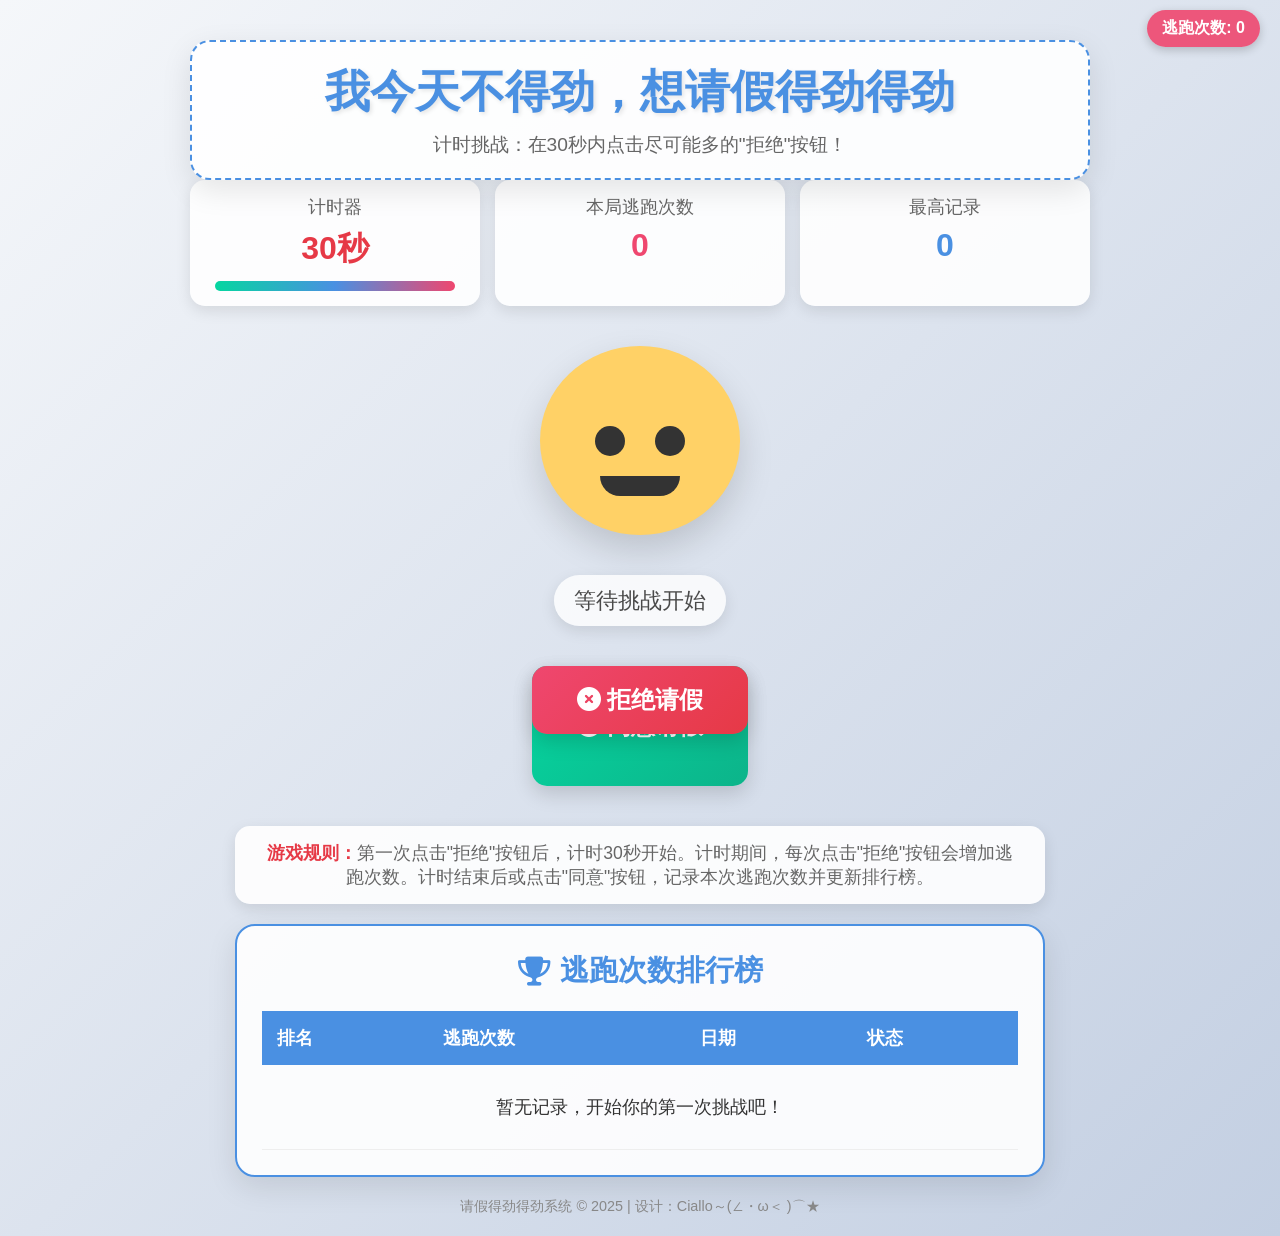
<file: 请个假.html>
<!DOCTYPE html>
<html lang="zh-CN">
<head>
    <meta charset="UTF-8">
    <meta name="viewport" content="width=device-width, initial-scale=1.0">
    <title>请假得劲得劲 - 计时挑战版</title>
    <link rel="stylesheet" href="https://cdnjs.cloudflare.com/ajax/libs/font-awesome/6.4.0/css/all.min.css">
    <style>
        * {
            margin: 0;
            padding: 0;
            box-sizing: border-box;
            font-family: 'Segoe UI', 'Microsoft YaHei', sans-serif;
        }
        
        body {
            display: flex;
            flex-direction: column;
            align-items: center;
            justify-content: space-between;
            min-height: 100vh;
            background: linear-gradient(135deg, #f5f7fa 0%, #c3cfe2 100%);
            padding: 20px;
            color: #333;
            position: relative;
            overflow-x: hidden;
        }
        
        .header {
            text-align: center;
            margin-top: 20px;
            padding: 20px;
            background-color: rgba(255, 255, 255, 0.9);
            border-radius: 20px;
            box-shadow: 0 10px 30px rgba(0, 0, 0, 0.1);
            border: 2px dashed #4a90e2;
            max-width: 900px;
            width: 90%;
            z-index: 10;
        }
        
        h1 {
            font-size: 2.8rem;
            color: #4a90e2;
            text-shadow: 2px 2px 4px rgba(0, 0, 0, 0.1);
            margin-bottom: 10px;
        }
        
        .subtitle {
            font-size: 1.2rem;
            color: #666;
            font-weight: 500;
        }
        
        .game-container {
            display: flex;
            flex-direction: column;
            align-items: center;
            width: 100%;
            max-width: 900px;
        }
        
        .stats-container {
            display: flex;
            justify-content: space-between;
            width: 100%;
            margin-bottom: 20px;
            flex-wrap: wrap;
            gap: 15px;
        }
        
        .stat-box {
            background-color: rgba(255, 255, 255, 0.9);
            padding: 15px 25px;
            border-radius: 15px;
            box-shadow: 0 5px 15px rgba(0, 0, 0, 0.1);
            flex: 1;
            min-width: 200px;
            text-align: center;
        }
        
        .stat-title {
            font-size: 1.1rem;
            color: #666;
            margin-bottom: 8px;
        }
        
        .stat-value {
            font-size: 2rem;
            font-weight: bold;
            color: #4a90e2;
        }
        
        .timer-value {
            color: #e63946;
        }
        
        .escape-value {
            color: #ef476f;
        }
        
        .emoji-container {
            display: flex;
            flex-direction: column;
            align-items: center;
            justify-content: center;
            margin: 20px 0;
            position: relative;
            height: 280px;
            width: 100%;
            z-index: 10;
        }
        
        .emoji-wrapper {
            position: relative;
            width: 200px;
            height: 200px;
            margin-bottom: 20px;
        }
        
        .emoji-face {
            position: absolute;
            top: 0;
            left: 0;
            width: 100%;
            height: 100%;
            border-radius: 50%;
            display: flex;
            flex-direction: column;
            align-items: center;
            justify-content: center;
            transition: opacity 0.8s ease, transform 0.5s ease;
            background-color: #ffd166;
            box-shadow: 0 15px 35px rgba(0, 0, 0, 0.15);
        }
        
        .neutral {
            opacity: 1;
            z-index: 3;
        }
        
        .happy {
            opacity: 0;
            z-index: 2;
            background-color: #ffd166;
        }
        
        .sad {
            opacity: 0;
            z-index: 1;
            background-color: #a9c9e6;
        }
        
        .eye {
            width: 30px;
            height: 30px;
            background-color: #333;
            border-radius: 50%;
            margin: 0 15px;
        }
        
        .eyes {
            display: flex;
            margin-top: 40px;
            margin-bottom: 20px;
        }
        
        .mouth {
            width: 80px;
            height: 20px;
            background-color: #333;
            border-radius: 0 0 40px 40px;
            transition: all 0.5s ease;
        }
        
        .happy .mouth {
            width: 100px;
            height: 50px;
            border-radius: 0 0 100px 100px;
            background-color: #e63946;
        }
        
        .sad .mouth {
            width: 100px;
            height: 20px;
            border-radius: 40px 40px 0 0;
            background-color: #4a90e2;
        }
        
        .happy .eye, .sad .eye {
            position: relative;
        }
        
        .happy .eye::after {
            content: '';
            position: absolute;
            top: -5px;
            left: 5px;
            width: 15px;
            height: 15px;
            border-radius: 50%;
            background-color: rgba(255, 255, 255, 0.7);
        }
        
        .sad .eye {
            background-color: #4a90e2;
        }
        
        .emoji-label {
            font-size: 1.4rem;
            color: #4a4a4a;
            margin-top: 20px;
            padding: 10px 20px;
            background-color: rgba(255, 255, 255, 0.8);
            border-radius: 50px;
            box-shadow: 0 5px 15px rgba(0, 0, 0, 0.1);
            transition: all 0.3s ease;
            z-index: 10;
        }
        
        .button-container {
            display: flex;
            justify-content: center;
            gap: 40px;
            margin: 20px 0;
            flex-wrap: wrap;
            width: 100%;
            max-width: 800px;
            position: relative;
            min-height: 120px;
            z-index: 10;
        }
        
        .button {
            padding: 18px 45px;
            font-size: 1.5rem;
            font-weight: 600;
            border: none;
            border-radius: 15px;
            cursor: pointer;
            transition: all 0.3s ease;
            box-shadow: 0 8px 20px rgba(0, 0, 0, 0.15);
            position: relative;
            overflow: hidden;
            z-index: 20;
        }
        
        .button::after {
            content: '';
            position: absolute;
            top: 50%;
            left: 50%;
            width: 5px;
            height: 5px;
            background: rgba(255, 255, 255, 0.5);
            opacity: 0;
            border-radius: 100%;
            transform: scale(1, 1) translate(-50%);
            transform-origin: 50% 50%;
        }
        
        .button:focus:not(:active)::after {
            animation: ripple 1s ease-out;
        }
        
        @keyframes ripple {
            0% {
                transform: scale(0, 0);
                opacity: 0.5;
            }
            100% {
                transform: scale(30, 30);
                opacity: 0;
            }
        }
        
        .agree-btn {
            background: linear-gradient(135deg, #06d6a0 0%, #0cb48a 100%);
            color: white;
            position: relative;
            z-index: 20;
        }
        
        .agree-btn:hover {
            transform: translateY(-5px);
            box-shadow: 0 15px 25px rgba(6, 214, 160, 0.3);
            background: linear-gradient(135deg, #05c293 0%, #0aa078 100%);
        }
        
        .reject-btn {
            background: linear-gradient(135deg, #ef476f 0%, #e63946 100%);
            color: white;
            transition: all 0.3s ease, left 0.5s ease, top 0.5s ease;
            position: absolute;
            z-index: 20;
        }
        
        .reject-btn:hover {
            transform: translateY(-5px);
            box-shadow: 0 15px 25px rgba(239, 71, 111, 0.3);
            background: linear-gradient(135deg, #e43c5c 0%, #d32f3e 100%);
        }
        
        .leaderboard-container {
            background-color: rgba(255, 255, 255, 0.9);
            padding: 25px;
            border-radius: 20px;
            margin-top: 20px;
            max-width: 900px;
            width: 90%;
            box-shadow: 0 10px 30px rgba(0, 0, 0, 0.1);
            border: 2px solid #4a90e2;
            z-index: 10;
        }
        
        .leaderboard-title {
            font-size: 1.8rem;
            color: #4a90e2;
            text-align: center;
            margin-bottom: 20px;
            display: flex;
            align-items: center;
            justify-content: center;
            gap: 10px;
        }
        
        .leaderboard-table {
            width: 100%;
            border-collapse: collapse;
            font-size: 1.1rem;
        }
        
        .leaderboard-table th {
            background-color: #4a90e2;
            color: white;
            padding: 15px;
            text-align: left;
        }
        
        .leaderboard-table td {
            padding: 12px 15px;
            border-bottom: 1px solid #eee;
        }
        
        .leaderboard-table tr:nth-child(even) {
            background-color: rgba(74, 144, 226, 0.05);
        }
        
        .leaderboard-table tr:hover {
            background-color: rgba(74, 144, 226, 0.1);
        }
        
        .rank-badge {
            display: inline-block;
            width: 30px;
            height: 30px;
            border-radius: 50%;
            background-color: #ffd166;
            color: #333;
            text-align: center;
            line-height: 30px;
            font-weight: bold;
            margin-right: 10px;
        }
        
        .rank-1 .rank-badge {
            background-color: #ffd700;
        }
        
        .rank-2 .rank-badge {
            background-color: #c0c0c0;
        }
        
        .rank-3 .rank-badge {
            background-color: #cd7f32;
        }
        
        .modal {
            display: none;
            position: fixed;
            top: 0;
            left: 0;
            width: 100%;
            height: 100%;
            background-color: rgba(0, 0, 0, 0.7);
            z-index: 100;
            align-items: center;
            justify-content: center;
        }
        
        .modal-content {
            background-color: white;
            padding: 40px;
            border-radius: 20px;
            text-align: center;
            max-width: 500px;
            width: 90%;
            box-shadow: 0 20px 50px rgba(0, 0, 0, 0.3);
            animation: popup 0.5s ease;
        }
        
        @keyframes popup {
            0% { transform: scale(0.5); opacity: 0; }
            100% { transform: scale(1); opacity: 1; }
        }
        
        .modal h2 {
            color: #06d6a0;
            font-size: 2.5rem;
            margin-bottom: 20px;
        }
        
        .modal p {
            font-size: 1.4rem;
            color: #555;
            margin-bottom: 30px;
        }
        
        .modal-btn {
            padding: 12px 35px;
            font-size: 1.2rem;
            background-color: #4a90e2;
            color: white;
            border: none;
            border-radius: 10px;
            cursor: pointer;
            transition: all 0.3s ease;
        }
        
        .modal-btn:hover {
            background-color: #3a7bc8;
            transform: translateY(-3px);
        }
        
        .instructions {
            background-color: rgba(255, 255, 255, 0.9);
            padding: 15px 25px;
            border-radius: 15px;
            margin-top: 20px;
            max-width: 900px;
            width: 90%;
            text-align: center;
            font-size: 1.1rem;
            color: #666;
            box-shadow: 0 5px 15px rgba(0, 0, 0, 0.1);
            z-index: 10;
        }
        
        .highlight {
            color: #e63946;
            font-weight: 600;
        }
        
        .footer {
            margin-top: 20px;
            color: #888;
            font-size: 0.9rem;
            text-align: center;
            z-index: 10;
        }
        
        .move-counter {
            position: absolute;
            top: 10px;
            right: 20px;
            background-color: rgba(239, 71, 111, 0.9);
            color: white;
            padding: 8px 15px;
            border-radius: 20px;
            font-weight: bold;
            box-shadow: 0 3px 10px rgba(0, 0, 0, 0.2);
            z-index: 10;
        }
        
        .escape-message {
            position: fixed;
            top: 50%;
            left: 50%;
            transform: translate(-50%, -50%);
            background-color: rgba(0, 0, 0, 0.8);
            color: white;
            padding: 15px 30px;
            border-radius: 10px;
            font-size: 1.5rem;
            opacity: 0;
            transition: opacity 0.3s ease;
            pointer-events: none;
            z-index: 30;
        }
        
        .timer-bar {
            width: 100%;
            height: 10px;
            background-color: #eee;
            border-radius: 5px;
            margin-top: 10px;
            overflow: hidden;
        }
        
        .timer-progress {
            height: 100%;
            background: linear-gradient(to right, #06d6a0, #4a90e2, #ef476f);
            width: 100%;
            transition: width 1s linear;
        }
        
        @media (max-width: 768px) {
            h1 {
                font-size: 2.2rem;
            }
            
            .stats-container {
                flex-direction: column;
            }
            
            .stat-box {
                min-width: 100%;
            }
            
            .button-container {
                flex-direction: column;
                align-items: center;
                gap: 20px;
                min-height: 200px;
            }
            
            .button {
                width: 80%;
            }
            
            .emoji-wrapper {
                width: 180px;
                height: 180px;
            }
            
            .reject-btn {
                position: absolute;
            }
            
            .leaderboard-container {
                padding: 15px;
            }
            
            .leaderboard-table {
                font-size: 0.9rem;
            }
            
            .leaderboard-table th, 
            .leaderboard-table td {
                padding: 8px 10px;
            }
        }
    </style>
</head>
<body>
    <div class="move-counter" id="move-counter">逃跑次数: 0</div>
    
    <div class="header">
        <h1>我今天不得劲，想请假得劲得劲</h1>
        <p class="subtitle">计时挑战：在30秒内点击尽可能多的"拒绝"按钮！</p>
    </div>
    
    <div class="game-container">
        <div class="stats-container">
            <div class="stat-box">
                <div class="stat-title">计时器</div>
                <div class="stat-value timer-value" id="timer">30秒</div>
                <div class="timer-bar">
                    <div class="timer-progress" id="timer-progress"></div>
                </div>
            </div>
            <div class="stat-box">
                <div class="stat-title">本局逃跑次数</div>
                <div class="stat-value escape-value" id="current-escapes">0</div>
            </div>
            <div class="stat-box">
                <div class="stat-title">最高记录</div>
                <div class="stat-value" id="best-score">0</div>
            </div>
        </div>
        
        <div class="emoji-container">
            <div class="emoji-wrapper">
                <div class="emoji-face neutral" id="neutral-face">
                    <div class="eyes">
                        <div class="eye"></div>
                        <div class="eye"></div>
                    </div>
                    <div class="mouth"></div>
                </div>
                <div class="emoji-face happy" id="happy-face">
                    <div class="eyes">
                        <div class="eye"></div>
                        <div class="eye"></div>
                    </div>
                    <div class="mouth"></div>
                </div>
                <div class="emoji-face sad" id="sad-face">
                    <div class="eyes">
                        <div class="eye"></div>
                        <div class="eye"></div>
                    </div>
                    <div class="mouth"></div>
                </div>
            </div>
            <div class="emoji-label" id="emoji-label">等待挑战开始</div>
        </div>
        
        <div class="button-container">
            <button class="button agree-btn" id="agree-btn">
                <i class="fas fa-check-circle"></i> 同意请假
            </button>
            <button class="button reject-btn" id="reject-btn">
                <i class="fas fa-times-circle"></i> 拒绝请假
            </button>
        </div>
        
        <div class="instructions">
            <p><span class="highlight">游戏规则：</span>第一次点击"拒绝"按钮后，计时30秒开始。计时期间，每次点击"拒绝"按钮会增加逃跑次数。计时结束后或点击"同意"按钮，记录本次逃跑次数并更新排行榜。</p>
        </div>
        
        <div class="leaderboard-container">
            <h2 class="leaderboard-title"><i class="fas fa-trophy"></i> 逃跑次数排行榜</h2>
            <table class="leaderboard-table">
                <thead>
                    <tr>
                        <th>排名</th>
                        <th>逃跑次数</th>
                        <th>日期</th>
                        <th>状态</th>
                    </tr>
                </thead>
                <tbody id="leaderboard-body">
                    <!-- 排行榜数据将通过JavaScript动态生成 -->
                </tbody>
            </table>
        </div>
    </div>
    
    <div class="footer">
        <p>请假得劲得劲系统 © 2025 | 设计：Ciallo～(∠・ω＜ )⌒★</p>
    </div>
    
    <div class="escape-message" id="escape-message">按钮逃跑了！</div>
    
    <div class="modal" id="success-modal">
        <div class="modal-content">
            <h2>请假批准！</h2>
            <p><i class="fas fa-check-circle" style="color:#06d6a0; font-size: 4rem; margin: 20px 0;"></i></p>
            <p>本局共拒绝 <span id="final-escapes" style="color:#ef476f; font-weight:bold;">0</span> 次</p>
            <p>好好休息，养足精神再回来工作！</p>
            <button class="modal-btn" id="close-modal">继续挑战</button>
        </div>
    </div>
    
    <div class="modal" id="timeup-modal">
        <div class="modal-content">
            <h2>时间到！</h2>
            <p><i class="fas fa-clock" style="color:#4a90e2; font-size: 4rem; margin: 20px 0;"></i></p>
            <p>30秒内你拒绝了 <span id="timeup-escapes" style="color:#ef476f; font-weight:bold;">0</span> 次</p>
            <p>手速太慢，对方成功请假得劲去了</p>
            <p>成绩已记录到排行榜！</p>
            <button class="modal-btn" id="timeup-close">继续挑战</button>
        </div>
    </div>

    <script>
        // 获取DOM元素
        const agreeBtn = document.getElementById('agree-btn');
        const rejectBtn = document.getElementById('reject-btn');
        const happyFace = document.getElementById('happy-face');
        const sadFace = document.getElementById('sad-face');
        const neutralFace = document.getElementById('neutral-face');
        const emojiLabel = document.getElementById('emoji-label');
        const successModal = document.getElementById('success-modal');
        const timeupModal = document.getElementById('timeup-modal');
        const closeModalBtn = document.getElementById('close-modal');
        const timeupCloseBtn = document.getElementById('timeup-close');
        const moveCounter = document.getElementById('move-counter');
        const escapeMessage = document.getElementById('escape-message');
        const timerDisplay = document.getElementById('timer');
        const timerProgress = document.getElementById('timer-progress');
        const currentEscapesDisplay = document.getElementById('current-escapes');
        const bestScoreDisplay = document.getElementById('best-score');
        const leaderboardBody = document.getElementById('leaderboard-body');
        const finalEscapesDisplay = document.getElementById('final-escapes');
        const timeupEscapesDisplay = document.getElementById('timeup-escapes');
        
        // 初始化变量
        let moveCount = 0;
        let escapeSpeed = 1; // 初始逃跑速度系数
        let isTimerRunning = false;
        let timeLeft = 30; // 30秒计时
        let timerInterval;
        let currentGameEscapes = 0;
        let bestScore = localStorage.getItem('bestScore') || 0;
        let leaderboard = JSON.parse(localStorage.getItem('leaderboard')) || [];
        
        // 初始化显示
        bestScoreDisplay.textContent = bestScore;
        updateLeaderboard();
        
        // 表情状态控制函数
        function showHappyFace() {
            happyFace.style.opacity = '1';
            sadFace.style.opacity = '0';
            neutralFace.style.opacity = '0';
            emojiLabel.textContent = '开心笑脸';
            emojiLabel.style.color = '#06d6a0';
        }
        
        function showSadFace() {
            happyFace.style.opacity = '0';
            sadFace.style.opacity = '1';
            neutralFace.style.opacity = '0';
            emojiLabel.textContent = '伤心哭脸';
            emojiLabel.style.color = '#e63946';
        }
        
        function showNeutralFace() {
            happyFace.style.opacity = '0';
            sadFace.style.opacity = '0';
            neutralFace.style.opacity = '1';
            emojiLabel.textContent = '等待挑战开始';
            emojiLabel.style.color = '#4a4a4a';
        }
        
        // 显示逃跑消息
        function showEscapeMessage() {
            escapeMessage.style.opacity = '1';
            setTimeout(() => {
                escapeMessage.style.opacity = '0';
            }, 1000);
        }
        
        // 开始计时器
        function startTimer() {
            if (isTimerRunning) return;
            
            isTimerRunning = true;
            timeLeft = 30;
            currentGameEscapes = 0;
            currentEscapesDisplay.textContent = currentGameEscapes;
            timerDisplay.textContent = `${timeLeft}秒`;
            timerProgress.style.width = '100%';
            emojiLabel.textContent = '计时开始！快点击拒绝按钮！';
            emojiLabel.style.color = '#e63946';
            
            timerInterval = setInterval(() => {
                timeLeft--;
                timerDisplay.textContent = `${timeLeft}秒`;
                timerProgress.style.width = `${(timeLeft / 30) * 100}%`;
                
                if (timeLeft <= 0) {
                    endTimer();
                    showTimeupModal();
                }
            }, 1000);
        }
        
        // 结束计时器
        function endTimer() {
            clearInterval(timerInterval);
            isTimerRunning = false;
            
            // 记录本次成绩
            if (currentGameEscapes > 0) {
                addToLeaderboard(currentGameEscapes);
            }
            
            // 重置按钮位置和样式
            resetRejectButton();
        }
        
        // 重置拒绝按钮
        function resetRejectButton() {
            rejectBtn.style.position = 'absolute';
            rejectBtn.style.left = '';
            rejectBtn.style.top = '';
            rejectBtn.style.transform = '';
            rejectBtn.style.background = 'linear-gradient(135deg, #ef476f 0%, #e63946 100%)';
            rejectBtn.style.animation = '';
        }
        
        // 添加成绩到排行榜
        function addToLeaderboard(escapes) {
            const now = new Date();
            const dateStr = `${now.getFullYear()}/${now.getMonth()+1}/${now.getDate()} ${now.getHours()}:${now.getMinutes().toString().padStart(2, '0')}`;
            
            leaderboard.push({
                escapes: escapes,
                date: dateStr,
                timestamp: now.getTime()
            });
            
            // 按逃跑次数降序排序
            leaderboard.sort((a, b) => b.escapes - a.escapes);
            
            // 只保留前10名
            if (leaderboard.length > 10) {
                leaderboard = leaderboard.slice(0, 10);
            }
            
            // 更新最佳成绩
            if (escapes > bestScore) {
                bestScore = escapes;
                bestScoreDisplay.textContent = bestScore;
                localStorage.setItem('bestScore', bestScore);
            }
            
            // 保存到本地存储
            localStorage.setItem('leaderboard', JSON.stringify(leaderboard));
            
            // 更新排行榜显示
            updateLeaderboard();
        }
        
        // 更新排行榜显示
        function updateLeaderboard() {
            leaderboardBody.innerHTML = '';
            
            if (leaderboard.length === 0) {
                leaderboardBody.innerHTML = `
                    <tr>
                        <td colspan="4" style="text-align: center; padding: 30px;">
                            暂无记录，开始你的第一次挑战吧！
                        </td>
                    </tr>
                `;
                return;
            }
            
            leaderboard.forEach((entry, index) => {
                const row = document.createElement('tr');
                if (index === 0) row.classList.add('rank-1');
                else if (index === 1) row.classList.add('rank-2');
                else if (index === 2) row.classList.add('rank-3');
                
                row.innerHTML = `
                    <td><span class="rank-badge">${index + 1}</span></td>
                    <td><strong>${entry.escapes}</strong> 次</td>
                    <td>${entry.date}</td>
                    <td>${index === 0 ? '<span style="color:#ffd700;">🏆 冠军</span>' : '已完成'}</td>
                `;
                
                leaderboardBody.appendChild(row);
            });
        }
        
        // 显示时间到模态框
        function showTimeupModal() {
            timeupEscapesDisplay.textContent = currentGameEscapes;
            timeupModal.style.display = 'flex';
        }
        
        // 鼠标悬停事件
        agreeBtn.addEventListener('mouseenter', showHappyFace);
        rejectBtn.addEventListener('mouseenter', showSadFace);
        
        // 鼠标离开事件
        agreeBtn.addEventListener('mouseleave', showNeutralFace);
        rejectBtn.addEventListener('mouseleave', showNeutralFace);
        
        // 拒绝按钮点击事件 - 随机移动位置（扩大范围）
        rejectBtn.addEventListener('click', function() {
            // 如果是第一次点击拒绝，开始计时
            if (!isTimerRunning) {
                startTimer();
            }
            
            // 更新总移动次数
            moveCount++;
            moveCounter.textContent = `逃跑次数: ${moveCount}`;
            
            // 更新当前游戏逃跑次数
            currentGameEscapes++;
            currentEscapesDisplay.textContent = currentGameEscapes;
            
            // 增加逃跑速度系数
            escapeSpeed = 1 + (currentGameEscapes * 0.05);
            
            // 显示逃跑消息
            showEscapeMessage();
            
            // 获取视口尺寸
            const viewportWidth = window.innerWidth;
            const viewportHeight = window.innerHeight;
            
            // 获取按钮尺寸
            const buttonWidth = rejectBtn.offsetWidth;
            const buttonHeight = rejectBtn.offsetHeight;
            
            // 计算可移动的最大范围（整个视口减去按钮尺寸）
            const maxX = viewportWidth - buttonWidth - 20;
            const maxY = viewportHeight - buttonHeight - 20;
            
            // 确保最小值为0
            const safeMaxX = Math.max(0, maxX);
            const safeMaxY = Math.max(0, maxY);
            
            // 生成随机位置（使用escapeSpeed系数增加移动距离）
            const randomX = Math.floor(Math.random() * safeMaxX * escapeSpeed) % safeMaxX;
            const randomY = Math.floor(Math.random() * safeMaxY * escapeSpeed) % safeMaxY;
            
            // 确保按钮不会移出视口
            const finalX = Math.max(10, Math.min(randomX, safeMaxX));
            const finalY = Math.max(10, Math.min(randomY, safeMaxY));
            
            // 应用新位置（使用固定定位，相对于视口）
            rejectBtn.style.position = 'fixed';
            rejectBtn.style.left = `${finalX}px`;
            rejectBtn.style.top = `${finalY}px`;
            
            // 随机旋转按钮增加趣味性
            const randomRotation = (Math.random() * 60) - 30; // -30到30度之间
            rejectBtn.style.transform = `rotate(${randomRotation}deg) translateY(-5px)`;
            
            // 显示拒绝消息
            emojiLabel.textContent = `拒绝请假，按钮逃跑了${currentGameEscapes}次！`;
            emojiLabel.style.color = '#e63946';
            showSadFace();
            
            // 添加拒绝动画效果
            rejectBtn.style.transition = 'all 0.5s ease, transform 0.3s ease';
            
            // 随机改变按钮大小（使其更难点击）
            if (currentGameEscapes > 5) {
                const randomScale = 0.7 + (Math.random() * 0.6); // 0.7到1.3之间
                rejectBtn.style.transform = `rotate(${randomRotation}deg) scale(${randomScale})`;
            }
            
            // 随机改变按钮颜色
            if (currentGameEscapes > 10) {
                const hue = Math.floor(Math.random() * 360);
                rejectBtn.style.background = `linear-gradient(135deg, hsl(${hue}, 70%, 60%) 0%, hsl(${hue + 20}, 70%, 50%) 100%)`;
            }
            
            // 如果移动次数过多，让按钮偶尔移动到屏幕外一点（部分可见）
            if (currentGameEscapes > 15) {
                const chance = Math.random();
                if (chance > 0.7) { // 30%的几率部分移出屏幕
                    const partialOutX = (Math.random() > 0.5) ? 
                        -buttonWidth * 0.7 : // 70%在屏幕外
                        viewportWidth - buttonWidth * 0.3; // 30%在屏幕外
                    
                    const partialOutY = (Math.random() > 0.5) ? 
                        -buttonHeight * 0.7 : 
                        viewportHeight - buttonHeight * 0.3;
                    
                    rejectBtn.style.left = `${partialOutX}px`;
                    rejectBtn.style.top = `${partialOutY}px`;
                }
            }
            
            // 移动次数越多，按钮越难点击
            if (currentGameEscapes > 20) {
                // 添加跳动动画
                rejectBtn.style.animation = 'jump 0.5s ease';
                setTimeout(() => {
                    rejectBtn.style.animation = '';
                }, 500);
            }
        });
        
        // 同意按钮点击事件 - 结束当前游戏并记录成绩
        agreeBtn.addEventListener('click', function() {
            if (isTimerRunning) {
                endTimer();
            }
            
            // 如果当前游戏有逃跑次数，记录成绩
            if (currentGameEscapes > 0) {
                addToLeaderboard(currentGameEscapes);
            }
            
            successModal.style.display = 'flex';
            finalEscapesDisplay.textContent = currentGameEscapes;
            showHappyFace();
            emojiLabel.textContent = '请假成功！可以回家得劲了！';
            emojiLabel.style.color = '#06d6a0';
            
            // 添加点击动画效果
            agreeBtn.style.transform = 'scale(0.95)';
            setTimeout(() => {
                agreeBtn.style.transform = 'scale(1)';
            }, 200);
        });
        
        // 关闭模态框
        closeModalBtn.addEventListener('click', function() {
            successModal.style.display = 'none';
            showNeutralFace();
            emojiLabel.textContent = '等待挑战开始';
            emojiLabel.style.color = '#4a4a4a';
            resetRejectButton();
        });
        
        // 关闭时间到模态框
        timeupCloseBtn.addEventListener('click', function() {
            timeupModal.style.display = 'none';
            showNeutralFace();
            emojiLabel.textContent = '等待挑战开始';
            emojiLabel.style.color = '#4a4a4a';
            resetRejectButton();
        });
        
        // 点击模态框外部也可以关闭
        successModal.addEventListener('click', function(e) {
            if (e.target === successModal) {
                successModal.style.display = 'none';
                showNeutralFace();
                emojiLabel.textContent = '等待挑战开始';
                emojiLabel.style.color = '#4a4a4a';
                resetRejectButton();
            }
        });
        
        timeupModal.addEventListener('click', function(e) {
            if (e.target === timeupModal) {
                timeupModal.style.display = 'none';
                showNeutralFace();
                emojiLabel.textContent = '等待挑战开始';
                emojiLabel.style.color = '#4a4a4a';
                resetRejectButton();
            }
        });
        
        // 初始化显示中性表情
        showNeutralFace();
        
        // 添加CSS动画
        const style = document.createElement('style');
        style.textContent = `
            @keyframes jump {
                0% { transform: translateY(0); }
                50% { transform: translateY(-20px); }
                100% { transform: translateY(0); }
            }
        `;
        document.head.appendChild(style);
        
        // 初始化排行榜
        updateLeaderboard();
    </script>
</body>
</html>
</file>
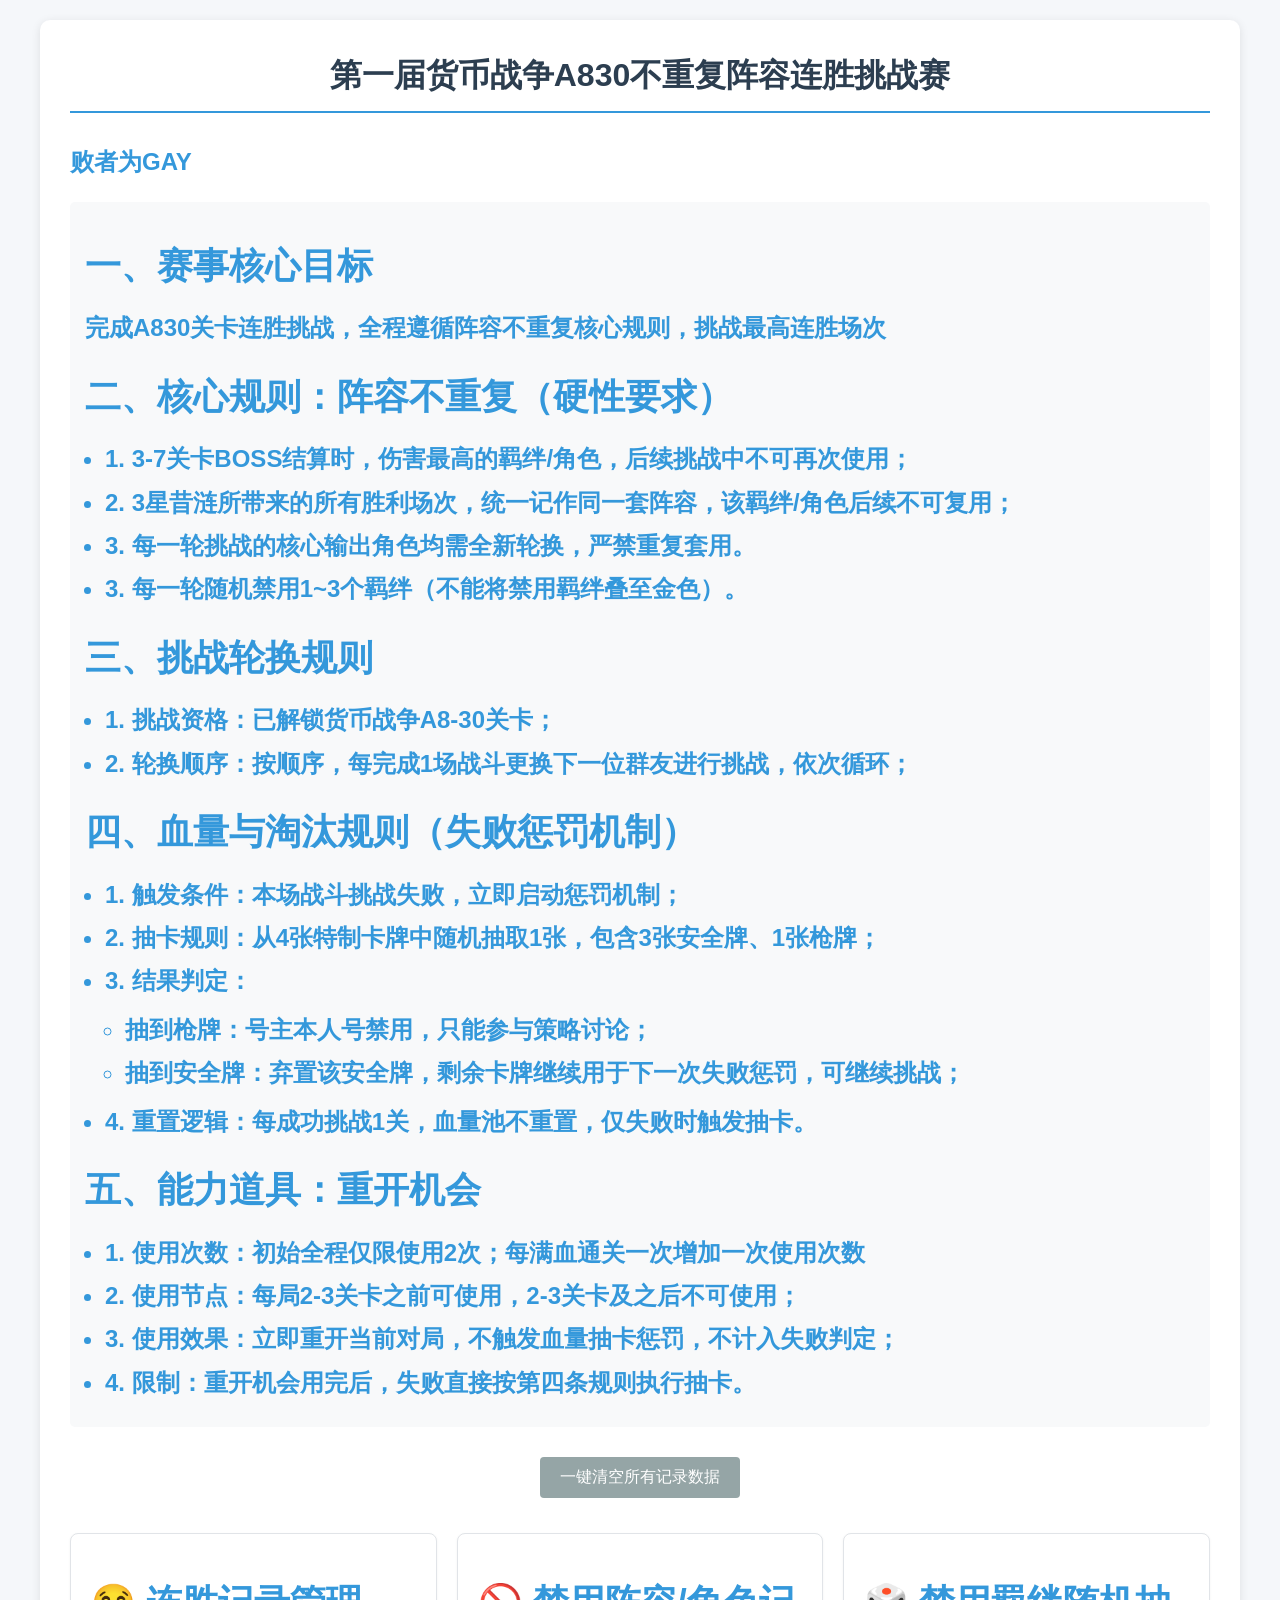
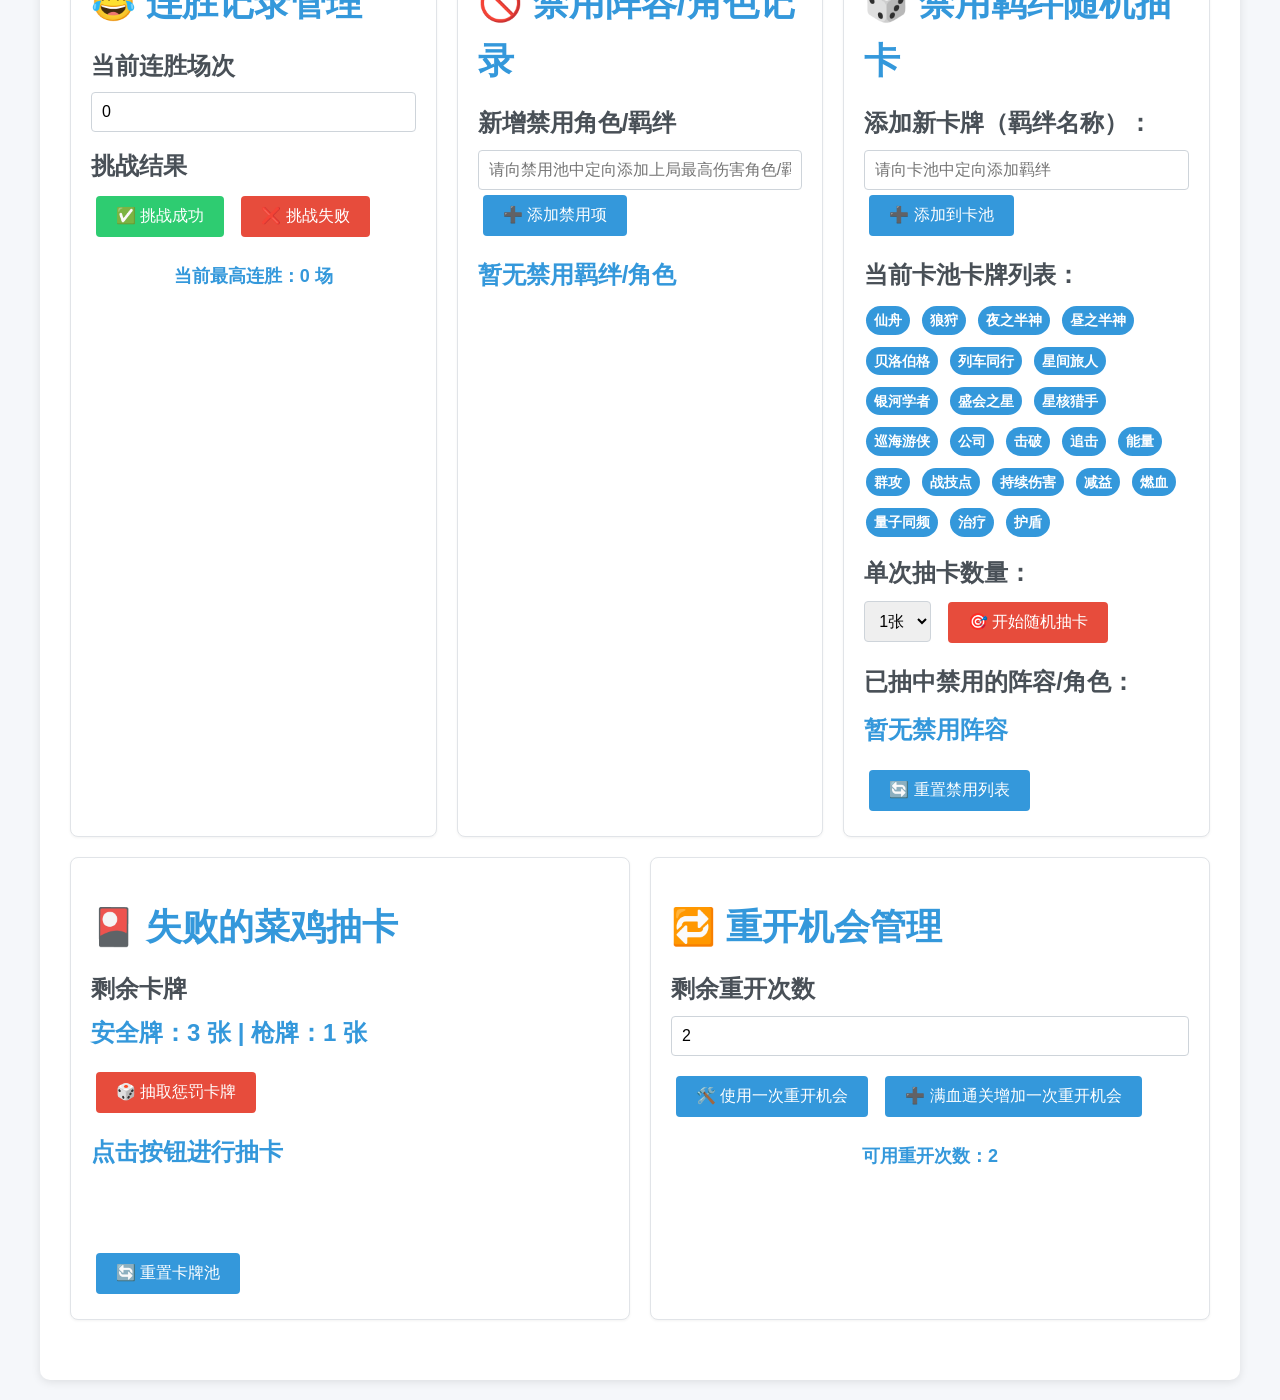
<file: 货币战争连胜挑战2.0.html>
<!DOCTYPE html>
<html lang="zh-CN">
<head>
    <meta charset="UTF-8">
    <meta name="viewport" content="width=device-width, initial-scale=1.0">
    <title>货币战争A830不重复阵容连胜挑战赛</title>
    <style>
        * {
            margin: 0;
            padding: 0;
            box-sizing: border-box;
            font-family: "Microsoft YaHei", sans-serif;
        }
        
        body {
            background-color: #f5f7fa;
            color: #333;
            line-height: 1.6;
            padding: 20px;
        }
        
        .container {
            max-width: 1200px;
            margin: 0 auto;
            background: white;
            border-radius: 10px;
            box-shadow: 0 2px 10px rgba(0,0,0,0.1);
            padding: 30px;
        }
        
        h1 {
            color: #2c3e50;
            text-align: center;
            margin-bottom: 30px;
            border-bottom: 2px solid #3498db;
            padding-bottom: 10px;
        }
        
        h2 {
            color: #3498db;
            margin: 20px 0 15px;
        }
        
        h3 {
            color: #2980b9;
            margin: 15px 0 10px;
        }
        
        .rule-section {
            margin-bottom: 25px;
            padding: 15px;
            background: #f8f9fa;
            border-radius: 5px;
        }
        
        .record-section {
            display: flex;
            flex-wrap: wrap;
            gap: 20px;
            margin: 30px 0;
        }
        
        .record-card {
            flex: 1;
            min-width: 300px;
            padding: 20px;
            background: #fff;
            border: 1px solid #e1e4e8;
            border-radius: 8px;
            box-shadow: 0 1px 3px rgba(0,0,0,0.05);
        }
        
        .form-group {
            margin: 15px 0;
        }
        
        label {
            display: block;
            margin-bottom: 5px;
            font-weight: bold;
            color: #495057;
        }
        
        input, select, textarea {
            width: 100%;
            padding: 10px;
            border: 1px solid #ced4da;
            border-radius: 4px;
            font-size: 16px;
        }
        
        button {
            background-color: #3498db;
            color: white;
            border: none;
            padding: 10px 20px;
            border-radius: 4px;
            cursor: pointer;
            font-size: 16px;
            margin: 5px;
            transition: background 0.3s;
        }
        
        button:hover {
            background-color: #2980b9;
        }
        
        .danger-btn {
            background-color: #e74c3c;
        }
        
        .danger-btn:hover {
            background-color: #c0392b;
        }
        
        .success-btn {
            background-color: #2ecc71;
        }
        
        .success-btn:hover {
            background-color: #27ae60;
        }
        
        .clear-all-btn {
            background-color: #95a5a6;
        }
        
        .clear-all-btn:hover {
            background-color: #7f8c8d;
        }
        
        ul {
            margin: 10px 0 10px 20px;
        }
        
        li {
            margin-bottom: 5px;
        }
        
        .card-content {
            margin: 15px 0;
            min-height: 100px;
        }
        
        .badge {
            display: inline-block;
            padding: 3px 8px;
            background: #3498db;
            color: white;
            border-radius: 20px;
            font-size: 14px;
            margin: 2px;
        }
        
        .gun-badge {
            background: #e74c3c;
        }
        
        .safe-badge {
            background: #2ecc71;
        }
        
        .current-stats {
            text-align: center;
            margin: 20px 0;
            font-size: 18px;
            font-weight: bold;
        }
        
        .drawn-result {
            margin: 20px 0;
            padding: 20px;
            background: #fff8e1;
            border-radius: 8px;
            text-align: center;
            font-size: 18px;
            font-weight: bold;
            color: #ff8f00;
        }
        
        .card-list {
            margin: 10px 0;
            display: flex;
            flex-wrap: wrap;
            gap: 8px;
        }
        
        .data-control-section {
            text-align: center;
            margin: 20px 0;
        }
    </style>
</head>
<body>
    <div class="container">
        <h1>第一届货币战争A830不重复阵容连胜挑战赛</h1>
        <h2>                        败者为GAY<h2>
        
        <!-- 赛事规则区域 -->
        <div class="rule-section">
            <h2>一、赛事核心目标</h2>
            <p>完成A830关卡连胜挑战，全程遵循阵容不重复核心规则，挑战最高连胜场次</p>
            
            <h2>二、核心规则：阵容不重复（硬性要求）</h2>
            <ul>
                <li>1. 3-7关卡BOSS结算时，伤害最高的羁绊/角色，后续挑战中不可再次使用；</li>
                <li>2. 3星昔涟所带来的所有胜利场次，统一记作同一套阵容，该羁绊/角色后续不可复用；</li>
                <li>3. 每一轮挑战的核心输出角色均需全新轮换，严禁重复套用。</li>
                <li>3. 每一轮随机禁用1~3个羁绊（不能将禁用羁绊叠至金色）。</li>
            </ul>
            
            <h2>三、挑战轮换规则</h2>
            <ul>
                <li>1. 挑战资格：已解锁货币战争A8-30关卡；</li>
                <li>2. 轮换顺序：按顺序，每完成1场战斗更换下一位群友进行挑战，依次循环；</li>
            </ul>
            
            <h2>四、血量与淘汰规则（失败惩罚机制）</h2>
            <ul>
                <li>1. 触发条件：本场战斗挑战失败，立即启动惩罚机制；</li>
                <li>2. 抽卡规则：从4张特制卡牌中随机抽取1张，包含3张安全牌、1张枪牌；</li>
                <li>3. 结果判定：
                    <ul>
                        <li>抽到枪牌：号主本人号禁用，只能参与策略讨论；</li>
                        <li>抽到安全牌：弃置该安全牌，剩余卡牌继续用于下一次失败惩罚，可继续挑战；</li>
                    </ul>
                </li>
                <li>4. 重置逻辑：每成功挑战1关，血量池不重置，仅失败时触发抽卡。</li>
            </ul>
            
            <h2>五、能力道具：重开机会</h2>
            <ul>
                <li>1. 使用次数：初始全程仅限使用2次；每满血通关一次增加一次使用次数</li>
                <li>2. 使用节点：每局2-3关卡之前可使用，2-3关卡及之后不可使用；</li>
                <li>3. 使用效果：立即重开当前对局，不触发血量抽卡惩罚，不计入失败判定；</li>
                <li>4. 限制：重开机会用完后，失败直接按第四条规则执行抽卡。</li>
            </ul>
        </div>

        <!-- 新增：一键清空所有数据按钮 -->
        <div class="data-control-section">
            <button class="clear-all-btn" onclick="clearAllData()"> 一键清空所有记录数据</button>
        </div>
        
        <!-- 核心功能区域 -->
        <div class="record-section">
            <!-- 连胜记录 -->
            <div class="record-card">
                <h2>😂 连胜记录管理</h2>
                <div class="form-group">
                    <label>当前连胜场次</label>
                    <input type="number" id="win-streak" value="0" min="0">
                </div>
                <div class="form-group">
                    <label>挑战结果</label>
                    <button class="success-btn" onclick="updateWinStreak('win')">✅ 挑战成功</button>
                    <button class="danger-btn" onclick="updateWinStreak('lose')">❌ 挑战失败</button>
                </div>
                <div class="current-stats">
                    当前最高连胜：<span id="max-streak">0</span> 场
                </div>
            </div>
            
            <!-- 禁用阵容管理 -->
            <div class="record-card">
                <h2>🚫 禁用阵容/角色记录</h2>
                <div class="form-group">
                    <label>新增禁用角色/羁绊</label>
                    <input type="text" id="forbidden-unit" placeholder="请向禁用池中定向添加上局最高伤害角色/羁绊">
                    <button onclick="addForbiddenUnit()">➕ 添加禁用项</button>
                </div>
                <div class="card-content" id="forbidden-list">
                    <p>暂无禁用阵容/角色</p>
                </div>
            </div>

            <!-- 禁用阵容随机抽卡（集成核心） -->
            <div class="record-card">
                <h2>🎲 禁用羁绊随机抽卡</h2>
                <div class="form-group">
                    <label>添加新卡牌（羁绊名称）：</label>
                    <input type="text" id="new-card-input" placeholder="请向卡池中定向添加羁绊">
                    <button onclick="addCardToPool()">➕ 添加到卡池</button>
                </div>
                
                <div class="form-group">
                    <label>当前卡池卡牌列表：</label>
                    <div id="card-pool-list" class="card-list">
                        暂无卡牌，请先添加
                    </div>
                </div>
                
                <div class="form-group">
                    <label>单次抽卡数量：</label>
                    <select id="draw-count-select" style="width:auto;">
                        <option value="1">1张</option>
                        <option value="2">2张</option>
                        <option value="3">3张</option>
                    </select>
                    <button class="danger-btn" onclick="drawRandomCards()" style="margin-left:10px;">🎯 开始随机抽卡</button>
                </div>
                
                <div id="draw-result" class="drawn-result" style="display: none;">
                    <!-- 抽卡结果会动态生成 -->
                </div>
                
                <div class="form-group">
                    <label>已抽中禁用的阵容/角色：</label>
                    <div id="disabled-card-list" class="card-list">
                        暂无禁用阵容
                    </div>
                </div>
                
                
                <button onclick="resetDisabledList()">🔄 重置禁用列表</button>
            </div>
                        
            <!-- 失败惩罚抽卡 -->
            <div class="record-card">
                <h2>🎴 失败的菜鸡抽卡</h2>
                <div class="form-group">
                    <label>剩余卡牌</label>
                    <div id="card-count">
                        安全牌：<span id="safe-cards">3</span> 张 | 枪牌：<span id="gun-cards">1</span> 张
                    </div>
                </div>
                <button class="danger-btn" onclick="drawCard()">🎲 抽取惩罚卡牌</button>
                <div class="card-content" id="draw-result-punish">
                    <p>点击按钮进行抽卡</p>
                </div>
                <button onclick="resetCards()">🔄 重置卡牌池</button>
            </div>
            
            <!-- 重开机会管理 -->
            <div class="record-card">
                <h2>🔁 重开机会管理</h2>
                <div class="form-group">
                    <label>剩余重开次数</label>
                    <input type="number" id="retry-count" value="2" min="0">
                </div>
                <button onclick="useRetry()">🛠️ 使用一次重开机会</button>
                <button onclick="addRetry()">➕ 满血通关增加一次重开机会</button>
                <div class="current-stats">
                    可用重开次数：<span id="retry-display">2</span>
                </div>
            </div>
        </div>
    </div>

    <script>
        // ===================== 全局数据配置（这里可以方便添加初始卡牌）=====================
        const INITIAL_CARD_POOL = [
            "仙舟",
            "狼狩",
            "夜之半神",
            "昼之半神",
            "贝洛伯格",
            "列车同行",
            "星间旅人",
	    "银河学者",
	    "盛会之星",
	    "星核猎手",
	    "巡海游侠",
	    "公司",
	    "击破",
	    "追击",
            "能量",
            "群攻",
            "战技点",
            "持续伤害",
            "减益",
            "燃血",
            "量子同频",
            "治疗",
            "护盾",
        ];

        // 基础全局变量
        let maxStreak = 0;
        let forbiddenUnits = [];
        let safeCards = 3;
        let gunCards = 1;
        let retryCount = 2;
        let players = [];
        let currentPlayerIndex = -1;

        let cardPool = [];
        let disabledCards = [];

        // 本地存储键名
        const STORAGE_KEY = "currency_war_a830_data";

        // ===================== 本地存储核心函数 =====================
        // 初始化：从本地读取数据（首次打开自动加载初始卡牌）
        function loadFromLocalStorage() {
            try {
                const saved = localStorage.getItem(STORAGE_KEY);
                if (!saved) {
                    // 首次使用，加载初始卡牌
                    cardPool = [...INITIAL_CARD_POOL];
                    saveToLocalStorage();
                    alert("首次使用，已加载默认初始卡牌！");
                    return;
                }

                const data = JSON.parse(saved);

                maxStreak = data.maxStreak ?? 0;
                forbiddenUnits = data.forbiddenUnits ?? [];
                safeCards = data.safeCards ?? 3;
                gunCards = data.gunCards ?? 1;
                retryCount = data.retryCount ?? 2;
                players = data.players ?? [];
                currentPlayerIndex = data.currentPlayerIndex ?? -1;

                cardPool = data.cardPool ?? [...INITIAL_CARD_POOL]; // 无数据时用初始卡牌
                disabledCards = data.disabledCards ?? [];

                // 更新页面显示
                document.getElementById("max-streak").textContent = maxStreak;
                document.getElementById("retry-count").value = retryCount;
                document.getElementById("retry-display").textContent = retryCount;
                document.getElementById("safe-cards").textContent = safeCards;
                document.getElementById("gun-cards").textContent = gunCards;
            } catch (e) {
                console.log("读取本地数据失败，使用初始配置", e);
                cardPool = [...INITIAL_CARD_POOL];
            }
        }

        // 保存到本地
        function saveToLocalStorage() {
            const data = {
                maxStreak,
                forbiddenUnits,
                safeCards,
                gunCards,
                retryCount,
                players,
                currentPlayerIndex,
                cardPool,
                disabledCards
            };
            localStorage.setItem(STORAGE_KEY, JSON.stringify(data));
        }

        // 新增：一键清空所有数据
        function clearAllData() {
            if (!confirm("⚠️ 确定要清空所有记录数据吗？此操作不可恢复！")) {
                return;
            }
            
            // 重置所有数据
            maxStreak = 0;
            forbiddenUnits = [];
            safeCards = 3;
            gunCards = 1;
            retryCount = 2;
            players = [];
            currentPlayerIndex = -1;
            cardPool = [...INITIAL_CARD_POOL]; // 清空后恢复初始卡牌
            disabledCards = [];

            // 更新页面显示
            document.getElementById("max-streak").textContent = maxStreak;
            document.getElementById("win-streak").value = 0;
            document.getElementById("retry-count").value = retryCount;
            document.getElementById("retry-display").textContent = retryCount;
            document.getElementById("safe-cards").textContent = safeCards;
            document.getElementById("gun-cards").textContent = gunCards;
            document.getElementById("player-display").textContent = "未设置";
            document.getElementById("player-list").value = "";
            document.getElementById("draw-result-punish").innerHTML = "<p>点击按钮进行抽卡</p>";
            
            // 更新各类列表
            updateForbiddenList();
            updateCardPoolDisplay();
            updateDisabledListDisplay();
            updateRetryDisplay();

            // 清空本地存储并重新保存初始数据
            localStorage.removeItem(STORAGE_KEY);
            saveToLocalStorage();

            alert("✅ 所有数据已清空，恢复到初始状态！");
        }

        // ===================== 原有功能 =====================
        function updateWinStreak(result) {
            const winStreakInput = document.getElementById('win-streak');
            let currentStreak = parseInt(winStreakInput.value);

            if (result === 'win') {
                currentStreak++;
                winStreakInput.value = currentStreak;
                if (currentStreak > maxStreak) {
                    maxStreak = currentStreak;
                    document.getElementById('max-streak').textContent = maxStreak;
                }
                alert(`挑战成功！当前连胜：${currentStreak} 场`);
            } else {
                alert(`挑战失败！连胜中断，当前连胜重置为0`);
                winStreakInput.value = 0;
            }
            saveToLocalStorage();
        }

        function addForbiddenUnit() {
            const input = document.getElementById('forbidden-unit');
            const unit = input.value.trim();
            if (!unit) { alert('请输入禁用的角色/羁绊名称'); return; }
            if (forbiddenUnits.includes(unit)) { alert('该角色/羁绊已在禁用列表中'); return; }
            forbiddenUnits.push(unit);
            input.value = '';
            updateForbiddenList();
            saveToLocalStorage();
        }

        function updateForbiddenList() {
            const listContainer = document.getElementById('forbidden-list');
            if (forbiddenUnits.length === 0) {
                listContainer.innerHTML = '<p>暂无禁用羁绊/角色</p>';
                return;
            }
            let html = '<div>';
            forbiddenUnits.forEach((unit, index) => {
                html += `<span class="badge">${unit} <button onclick="removeForbiddenUnit(${index})" style="background:none; border:none; color:white; cursor:pointer;">×</button></span>`;
            });
            html += '</div>';
            listContainer.innerHTML = html;
        }

        function removeForbiddenUnit(index) {
            forbiddenUnits.splice(index, 1);
            updateForbiddenList();
            saveToLocalStorage();
        }



        function drawCard() {
            if (safeCards + gunCards === 0) {
                alert('卡牌池已空，请先重置卡牌');
                return;
            }
            
            const totalCards = safeCards + gunCards;
            const randomNum = Math.floor(Math.random() * totalCards) + 1;
            
            let result = '';
            let isGun = false;
            
            if (randomNum <= safeCards) {
                safeCards--;
                result = `<p>🎉 抽到 <span class="badge safe-badge">安全牌</span>！</p>
                          <p>惩罚豁免，可继续挑战</p>
                          <p>剩余卡牌：安全牌 ${safeCards} 张，枪牌 ${gunCards} 张</p>`;
            } else {
                gunCards--;
                isGun = true;
                result = `<p>💥 抽到 <span class="badge gun-badge">枪牌</span>！</p>
                          <p>惩罚生效：号主本人号禁用，只能参与策略讨论</p>
                          <p>剩余卡牌：安全牌 ${safeCards} 张，枪牌 ${gunCards} 张</p>`;
            }
            
            document.getElementById('draw-result-punish').innerHTML = result;
            document.getElementById('safe-cards').textContent = safeCards;
            document.getElementById('gun-cards').textContent = gunCards;
            
            saveToLocalStorage(); // 保存抽卡后的数据
            
            if (isGun) {
                alert('抽到枪牌！号主账号禁用，只能参与策略讨论');
            } else {
                alert('抽到安全牌！可继续挑战');
            }
        }

        function resetCards() {
            safeCards = 3;
            gunCards = 1;
            document.getElementById('safe-cards').textContent = safeCards;
            document.getElementById('gun-cards').textContent = gunCards;
            document.getElementById('draw-result-punish').innerHTML = '<p>卡牌池已重置，点击按钮进行抽卡</p>';
            saveToLocalStorage(); // 保存重置后的数据
            alert('卡牌池已重置：安全牌3张，枪牌1张');
        }

        function useRetry() {
            if (retryCount <= 0) {
                alert('已无可用重开机会！');
                return;
            }
            
            retryCount--;
            updateRetryDisplay();
            saveToLocalStorage(); // 保存重开次数
            alert(`使用一次重开机会，剩余次数：${retryCount}`);
        }

        function addRetry() {
            retryCount++;
            updateRetryDisplay();
            saveToLocalStorage(); // 保存重开次数
            alert(`增加一次重开机会，剩余次数：${retryCount}`);
        }

        function updateRetryDisplay() {
            document.getElementById('retry-count').value = retryCount;
            document.getElementById('retry-display').textContent = retryCount;
        }

        // ===================== 抽卡功能 =====================
        function addCardToPool() {
            const input = document.getElementById('new-card-input');
            const cardName = input.value.trim();
            
            if (!cardName) {
                alert('请输入有效的卡牌名称！');
                return;
            }
            if (cardPool.includes(cardName)) {
                alert(`卡牌「${cardName}」已存在于卡池中，无需重复添加！`);
                input.value = '';
                return;
            }
            
            cardPool.push(cardName);
            input.value = '';
            updateCardPoolDisplay();
            saveToLocalStorage();
            alert(`✅ 卡牌「${cardName}」已成功添加到卡池！`);
        }

        function updateCardPoolDisplay() {
            const poolList = document.getElementById('card-pool-list');
            if (cardPool.length === 0) {
                poolList.innerHTML = '暂无卡牌，请先添加';
                return;
            }
            
            let html = '';
            cardPool.forEach(card => {
                html += `<span class="badge">${card}</span>`;
            });
            poolList.innerHTML = html;
        }

        function clearCardPool() {
            if (confirm('确定要清空整个卡池吗？此操作不可恢复！')) {
                cardPool = [];
                updateCardPoolDisplay();
                saveToLocalStorage();
                alert('卡池已清空！');
            }
        }

        function drawRandomCards() {
            if (cardPool.length === 0) {
                alert('卡池为空，无法抽卡！请先添加卡牌。');
                return;
            }
            
            const drawCount = parseInt(document.getElementById('draw-count-select').value);
            if (drawCount > cardPool.length) {
                alert(`卡池仅剩 ${cardPool.length} 张卡牌，无法抽取 ${drawCount} 张！`);
                return;
            }
            
            const drawnCards = [];
            const poolCopy = [...cardPool];
            for (let i = 0; i < drawCount; i++) {
                const randomIndex = Math.floor(Math.random() * poolCopy.length);
                const drawnCard = poolCopy.splice(randomIndex, 1)[0];
                drawnCards.push(drawnCard);
                
                disabledCards.push(drawnCard);
                cardPool = cardPool.filter(card => card !== drawnCard);
            }
            
            const resultDiv = document.getElementById('draw-result');
            resultDiv.style.display = 'block';
            resultDiv.innerHTML = `
                本次抽卡结果：<br><br>
                ${drawnCards.join('、')}<br><br>
                以上阵容/角色已加入禁用列表！
            `;
            
            updateCardPoolDisplay();
            updateDisabledListDisplay();
            
            drawnCards.forEach(card => {
                if (!forbiddenUnits.includes(card)) {
                    forbiddenUnits.push(card);
                }
            });
            updateForbiddenList();
            
            saveToLocalStorage(); // 保存抽卡后的数据
            alert(`抽卡完成！本次抽中：${drawnCards.join('、')}`);
        }

        function updateDisabledListDisplay() {
            const disabledList = document.getElementById('disabled-card-list');
            if (disabledCards.length === 0) {
                disabledList.innerHTML = '暂无禁用阵容';
                return;
            }
            
            let html = '';
            disabledCards.forEach(card => {
                html += `<span class="badge gun-badge">${card}</span>`;
            });
            disabledList.innerHTML = html;
        }

        function resetDisabledList() {
            if (confirm('确定要重置禁用列表吗？已禁用的卡牌将重新回到卡池！')) {
                cardPool = [...new Set([...cardPool, ...disabledCards])];
                disabledCards = [];
                
                forbiddenUnits = [];
                updateForbiddenList();
                
                updateCardPoolDisplay();
                updateDisabledListDisplay();
                document.getElementById('draw-result').style.display = 'none';
                
                saveToLocalStorage(); // 保存重置后的数据
                alert('禁用列表已重置，所有卡牌已回归卡池！');
            }
        }

        // ===================== 页面初始化 =====================
        window.onload = function() {
            loadFromLocalStorage();  // 加载本地数据（首次加载初始卡牌）
            updateForbiddenList();
            updateRetryDisplay();
            updateCardPoolDisplay();
            updateDisabledListDisplay();
        };
    </script>
</body>
</html>
</file>
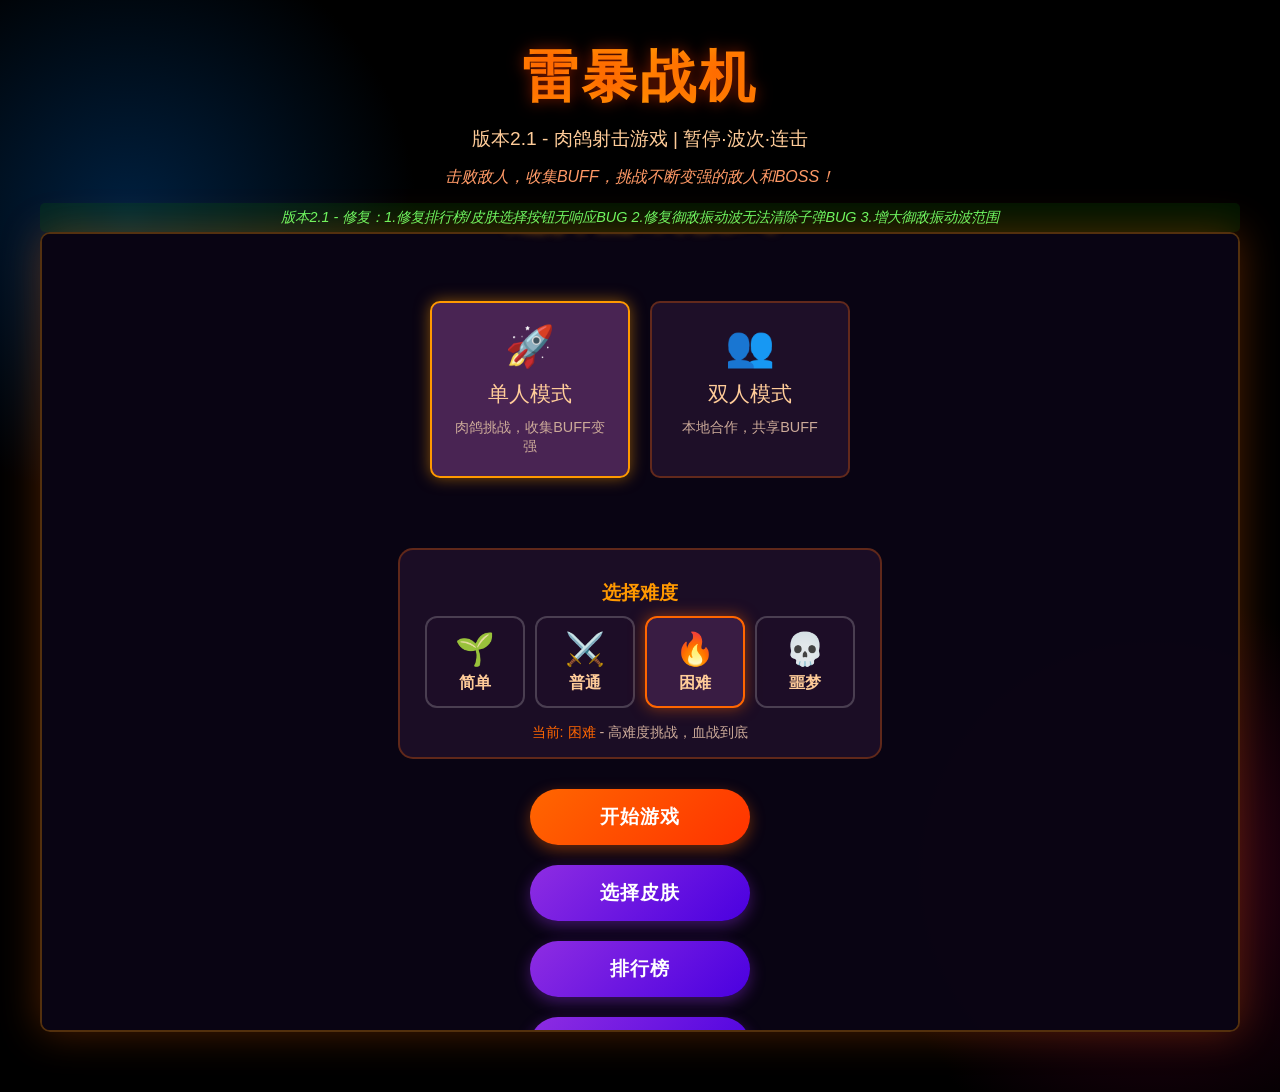
<file: 雷暴战机.html>
<!DOCTYPE html>
<html lang="zh-CN">
<head>
    <meta charset="UTF-8">
    <meta name="viewport" content="width=device-width, initial-scale=1.0">
    <title>雷暴战机 - 肉鸽射击游戏</title>
    <style>
        * {
            margin: 0;
            padding: 0;
            box-sizing: border-box;
            user-select: none;
        }

        body {
            font-family: 'Arial', sans-serif;
            background: #000;
            color: #fff;
            overflow: auto;
            display: flex;
            flex-direction: column;
            align-items: center;
            justify-content: flex-start;
            min-height: 100vh;
            padding: 20px;
            background-image: 
                radial-gradient(circle at 10% 20%, rgba(0, 40, 80, 0.8) 0%, transparent 20%),
                radial-gradient(circle at 90% 80%, rgba(80, 0, 40, 0.6) 0%, transparent 20%);
        }

        .container {
            width: 100%;
            max-width: 1400px;
            text-align: center;
            padding: 20px;
        }

        .game-title {
            font-size: 3.5rem;
            margin-bottom: 10px;
            background: linear-gradient(90deg, #ff3300, #ff9900, #ff3300);
            -webkit-background-clip: text;
            -webkit-text-fill-color: transparent;
            text-shadow: 0 0 15px rgba(255, 51, 0, 0.5);
            letter-spacing: 3px;
            animation: title-glow 2s infinite alternate;
        }

        @keyframes title-glow {
            0% { text-shadow: 0 0 15px rgba(255, 51, 0, 0.5); }
            100% { text-shadow: 0 0 25px rgba(255, 153, 0, 0.8); }
        }

        .subtitle {
            font-size: 1.2rem;
            color: #ffcc99;
            margin-bottom: 30px;
        }

        .rogue-subtitle {
            font-size: 1rem;
            color: #ff9966;
            margin-top: -15px;
            margin-bottom: 15px;
            font-style: italic;
        }

        .game-screen {
            position: relative;
            width: 100%;
            height: 800px;
            background: rgba(10, 5, 20, 0.9);
            border-radius: 10px;
            overflow: hidden;
            box-shadow: 0 0 40px rgba(255, 100, 0, 0.3);
            border: 2px solid rgba(255, 150, 0, 0.3);
            margin-bottom: 20px;
        }

        #game-canvas {
            width: 100%;
            height: 100%;
            display: block;
        }

        /* 游戏界面状态 */
        .screen {
            position: absolute;
            top: 0;
            left: 0;
            width: 100%;
            height: 100%;
            display: flex;
            flex-direction: column;
            justify-content: center;
            align-items: center;
            padding: 40px;
            z-index: 10;
            background: rgba(10, 5, 20, 0.95);
            overflow-y: auto;
        }

        #menu-screen {
            z-index: 20;
        }

        #game-over-screen {
            display: none;
        }

        #leaderboard-screen {
            display: none;
        }

        #skin-select-screen {
            display: none;
        }

        .screen-title {
            font-size: 2.8rem;
            margin-bottom: 30px;
            color: #ff9900;
            text-shadow: 0 0 10px rgba(255, 153, 0, 0.7);
        }

        .button {
            background: linear-gradient(135deg, #ff6600, #ff3300);
            color: white;
            border: none;
            padding: 15px 40px;
            font-size: 1.2rem;
            margin: 10px;
            border-radius: 50px;
            cursor: pointer;
            transition: all 0.3s ease;
            box-shadow: 0 5px 15px rgba(255, 102, 0, 0.4);
            min-width: 220px;
            letter-spacing: 1px;
            font-weight: bold;
        }

        .button:hover {
            transform: translateY(-3px);
            box-shadow: 0 8px 20px rgba(255, 102, 0, 0.6);
            background: linear-gradient(135deg, #ff7700, #ff4400);
        }

        .button:active {
            transform: translateY(1px);
        }

        .button.secondary {
            background: linear-gradient(135deg, #8e2de2, #4a00e0);
            box-shadow: 0 5px 15px rgba(142, 45, 226, 0.4);
        }

        .button.secondary:hover {
            background: linear-gradient(135deg, #9a3de9, #5a10f0);
            box-shadow: 0 8px 20px rgba(142, 45, 226, 0.6);
        }

        .mode-selector {
            display: flex;
            flex-wrap: wrap;
            justify-content: center;
            margin: 20px 0 40px;
        }

        .mode-option {
            background: rgba(40, 20, 50, 0.7);
            border: 2px solid rgba(255, 102, 0, 0.3);
            border-radius: 10px;
            padding: 20px;
            margin: 10px;
            width: 200px;
            cursor: pointer;
            transition: all 0.3s;
        }

        .mode-option:hover {
            background: rgba(60, 30, 70, 0.8);
            border-color: #ff6600;
            transform: translateY(-5px);
        }

        .mode-option.active {
            background: rgba(80, 40, 90, 0.9);
            border-color: #ff9900;
            box-shadow: 0 0 15px rgba(255, 153, 0, 0.5);
        }
        
        /* 难度选择器样式 */
        .difficulty-selector {
            background: rgba(40, 20, 50, 0.6);
            border: 2px solid rgba(255, 102, 0, 0.3);
            border-radius: 15px;
            padding: 15px 25px;
            margin: 20px auto;
            max-width: 600px;
        }
        
        .difficulty-options {
            display: flex;
            flex-wrap: wrap;
            justify-content: center;
            gap: 10px;
        }
        
        .difficulty-option {
            background: rgba(30, 15, 40, 0.7);
            border: 2px solid rgba(255, 255, 255, 0.2);
            border-radius: 12px;
            padding: 12px 20px;
            cursor: pointer;
            transition: all 0.3s;
            text-align: center;
            min-width: 100px;
        }
        
        .difficulty-option:hover {
            transform: translateY(-3px);
            border-color: rgba(255, 153, 0, 0.6);
        }
        
        .difficulty-option.active {
            background: rgba(60, 30, 70, 0.9);
            border-color: #ff9900;
            box-shadow: 0 0 15px rgba(255, 153, 0, 0.5);
        }
        
        .difficulty-option[data-difficulty="easy"].active {
            border-color: #00ff00;
            box-shadow: 0 0 15px rgba(0, 255, 0, 0.5);
        }
        
        .difficulty-option[data-difficulty="normal"].active {
            border-color: #ffcc00;
            box-shadow: 0 0 15px rgba(255, 204, 0, 0.5);
        }
        
        .difficulty-option[data-difficulty="hard"].active {
            border-color: #ff6600;
            box-shadow: 0 0 15px rgba(255, 102, 0, 0.5);
        }
        
        .difficulty-option[data-difficulty="nightmare"].active {
            border-color: #ff0066;
            box-shadow: 0 0 15px rgba(255, 0, 102, 0.5);
        }
        
        .difficulty-icon {
            font-size: 2rem;
            margin-bottom: 5px;
        }
        
        .difficulty-name {
            font-size: 1rem;
            color: #ffcc99;
            font-weight: bold;
        }
        
        .difficulty-desc {
            margin-top: 15px;
            font-size: 0.9rem;
            color: #ccaa99;
            text-align: center;
        }

        .mode-icon {
            font-size: 2.5rem;
            margin-bottom: 10px;
            color: #ff9900;
        }

        .mode-title {
            font-size: 1.3rem;
            margin-bottom: 10px;
            color: #ffcc99;
        }

        .mode-desc {
            font-size: 0.9rem;
            color: #ccaa99;
        }

        .game-stats {
            position: absolute;
            top: 20px;
            left: 20px;
            z-index: 5;
            font-size: 1.1rem;
            text-align: left;
            background: rgba(20, 10, 30, 0.8);
            padding: 15px;
            border-radius: 10px;
            border: 1px solid rgba(255, 150, 0, 0.3);
            min-width: 200px;
        }

        .player-info {
            display: flex;
            margin-bottom: 10px;
            align-items: center;
        }

        .player-color {
            width: 20px;
            height: 20px;
            border-radius: 50%;
            margin-right: 10px;
        }

        .player1-color {
            background: linear-gradient(135deg, #ff6600, #ff3300);
        }

        .player2-color {
            background: linear-gradient(135deg, #00c6ff, #0072ff);
        }

        .buff-list {
            position: absolute;
            top: 20px;
            right: 20px;
            z-index: 5;
            background: rgba(20, 10, 30, 0.8);
            padding: 15px;
            border-radius: 10px;
            border: 1px solid rgba(255, 150, 0, 0.3);
            max-width: 250px;
            max-height: 200px;
            overflow-y: auto;
        }

        .buff-title {
            color: #ff9900;
            margin-bottom: 10px;
            font-weight: bold;
            font-size: 1.1rem;
        }

        .buff-item {
            display: flex;
            align-items: center;
            margin-bottom: 8px;
            font-size: 0.9rem;
            padding: 5px;
            border-radius: 5px;
            background: rgba(255, 100, 0, 0.1);
        }

        .buff-icon {
            width: 20px;
            height: 20px;
            border-radius: 50%;
            margin-right: 10px;
            display: flex;
            align-items: center;
            justify-content: center;
            font-size: 0.8rem;
            font-weight: bold;
        }

        .controls-info {
            position: absolute;
            bottom: 20px;
            left: 20px;
            z-index: 5;
            background: rgba(20, 10, 30, 0.8);
            padding: 15px;
            border-radius: 10px;
            border: 1px solid rgba(255, 150, 0, 0.3);
            font-size: 0.9rem;
            max-width: 300px;
        }

        .controls-title {
            color: #ff9900;
            margin-bottom: 10px;
            font-weight: bold;
        }

        .key {
            display: inline-block;
            background: rgba(40, 20, 50, 0.8);
            border: 1px solid #ff9900;
            padding: 2px 8px;
            margin: 0 5px;
            border-radius: 4px;
            font-weight: bold;
        }

        .game-over-stats {
            background: rgba(20, 10, 30, 0.9);
            padding: 25px;
            border-radius: 15px;
            margin: 20px 0;
            border: 1px solid rgba(255, 150, 0, 0.5);
            min-width: 350px;
            max-width: 600px;
            width: 90%;
        }

        .stat-row {
            display: flex;
            justify-content: space-between;
            margin: 10px 0;
            padding-bottom: 10px;
            border-bottom: 1px solid rgba(255, 150, 0, 0.2);
        }

        .stat-label {
            color: #ffcc99;
            font-size: 1.1rem;
        }

        .stat-value {
            color: #ff9900;
            font-weight: bold;
            font-size: 1.1rem;
        }

        .buff-summary {
            margin-top: 20px;
            padding-top: 20px;
            border-top: 1px solid rgba(255, 150, 0, 0.3);
            max-height: 200px;
            overflow-y: auto;
        }

        /* 排行榜样式 */
        .leaderboard-container {
            background: rgba(20, 10, 30, 0.9);
            padding: 25px;
            border-radius: 15px;
            margin: 20px 0;
            border: 1px solid rgba(255, 150, 0, 0.5);
            min-width: 400px;
            max-width: 700px;
            width: 90%;
            max-height: 500px;
            overflow-y: auto;
        }

        .leaderboard-title {
            color: #ff9900;
            font-size: 1.8rem;
            margin-bottom: 20px;
            text-align: center;
        }

        .leaderboard-entry {
            display: flex;
            justify-content: space-between;
            align-items: center;
            padding: 12px 15px;
            margin: 8px 0;
            background: rgba(40, 20, 50, 0.6);
            border-radius: 8px;
            border-left: 4px solid #ff9900;
            transition: all 0.3s;
        }

        .leaderboard-entry:hover {
            background: rgba(60, 30, 70, 0.8);
            transform: translateX(5px);
        }

        .rank {
            font-size: 1.5rem;
            font-weight: bold;
            color: #ff9900;
            min-width: 40px;
        }

        .rank-1 { color: #ffd700; }
        .rank-2 { color: #c0c0c0; }
        .rank-3 { color: #cd7f32; }

        .leaderboard-info {
            flex-grow: 1;
            text-align: left;
            padding: 0 15px;
        }

        .leaderboard-score {
            font-size: 1.3rem;
            font-weight: bold;
            color: #ffcc99;
        }

        .leaderboard-time {
            font-size: 0.9rem;
            color: #aaa;
            margin-top: 3px;
        }

        .leaderboard-date {
            font-size: 0.8rem;
            color: #888;
        }

        /* 皮肤选择界面 */
        .skin-selector {
            display: flex;
            flex-wrap: wrap;
            justify-content: center;
            margin: 20px 0 40px;
            max-width: 800px;
        }

        .skin-option {
            background: rgba(40, 20, 50, 0.7);
            border: 2px solid rgba(255, 102, 0, 0.3);
            border-radius: 10px;
            padding: 20px;
            margin: 10px;
            width: 180px;
            cursor: pointer;
            transition: all 0.3s;
            text-align: center;
        }

        .skin-option:hover {
            background: rgba(60, 30, 70, 0.8);
            border-color: #ff6600;
            transform: translateY(-5px);
        }

        .skin-option.active {
            background: rgba(80, 40, 90, 0.9);
            border-color: #ff9900;
            box-shadow: 0 0 15px rgba(255, 153, 0, 0.5);
        }

        .skin-option.locked {
            opacity: 0.5;
            cursor: not-allowed;
            position: relative;
        }

        .skin-option.locked:hover {
            transform: none;
            border-color: rgba(255, 102, 0, 0.3);
        }

        .skin-option.locked::after {
            content: "🔒";
            position: absolute;
            top: 10px;
            right: 10px;
            font-size: 1.2rem;
        }

        .skin-preview {
            width: 100px;
            height: 100px;
            margin: 0 auto 15px;
            position: relative;
        }

        .skin-canvas {
            width: 100%;
            height: 100%;
            background: rgba(0, 0, 0, 0.5);
            border-radius: 10px;
        }

        .skin-name {
            font-size: 1.2rem;
            margin-bottom: 5px;
            color: #ffcc99;
        }

        .skin-desc {
            font-size: 0.9rem;
            color: #ccaa99;
            margin-bottom: 10px;
        }

        .skin-requirement {
            font-size: 0.8rem;
            color: #ff9966;
            font-style: italic;
        }

        .boss-warning {
            position: absolute;
            top: 50%;
            left: 0;
            right: 0;
            text-align: center;
            color: #ff3300;
            font-size: 2.5rem;
            font-weight: bold;
            text-shadow: 0 0 10px rgba(255, 0, 0, 0.8);
            z-index: 15;
            background: rgba(0, 0, 0, 0.7);
            padding: 20px;
            animation: boss-warning-pulse 0.5s infinite alternate;
            display: none;
        }

        @keyframes boss-warning-pulse {
            0% { opacity: 0.7; }
            100% { opacity: 1; }
        }

        .volume-control {
            position: absolute;
            bottom: 20px;
            right: 20px;
            z-index: 5;
            background: rgba(20, 10, 30, 0.8);
            padding: 10px;
            border-radius: 10px;
            border: 1px solid rgba(255, 150, 0, 0.3);
            display: flex;
            align-items: center;
        }

        .volume-slider {
            width: 100px;
            margin-left: 10px;
        }

        .update-note {
            margin-top: 10px;
            font-size: 0.9rem;
            color: #66ff66;
            font-style: italic;
            padding: 5px;
            background: rgba(0, 100, 0, 0.2);
            border-radius: 5px;
        }
        
        /* 移动端控件样式 */
        .mobile-controls {
            position: absolute;
            bottom: 0;
            left: 0;
            right: 0;
            height: 200px;
            pointer-events: none;
            z-index: 100;
        }
        
        .joystick-container {
            position: absolute;
            bottom: 30px;
            left: 30px;
            pointer-events: auto;
        }
        
        .joystick-base {
            width: 120px;
            height: 120px;
            background: rgba(255, 255, 255, 0.2);
            border: 3px solid rgba(255, 153, 0, 0.6);
            border-radius: 50%;
            display: flex;
            align-items: center;
            justify-content: center;
        }
        
        .joystick-thumb {
            width: 50px;
            height: 50px;
            background: radial-gradient(circle, #ff9900, #ff6600);
            border-radius: 50%;
            box-shadow: 0 0 10px rgba(255, 102, 0, 0.5);
        }
        
        .mobile-buttons {
            position: absolute;
            bottom: 30px;
            right: 30px;
            display: flex;
            gap: 15px;
            pointer-events: auto;
        }
        
        .mobile-button {
            width: 80px;
            height: 80px;
            background: rgba(255, 255, 255, 0.2);
            border: 3px solid rgba(255, 153, 0, 0.6);
            border-radius: 50%;
            display: flex;
            align-items: center;
            justify-content: center;
            color: #ffffff;
            font-size: 0.8rem;
            font-weight: bold;
            text-shadow: 0 0 5px rgba(0, 0, 0, 0.5);
            user-select: none;
            -webkit-user-select: none;
            touch-action: none;
        }
        
        .mobile-button:active {
            background: rgba(255, 153, 0, 0.6);
            transform: scale(0.95);
        }
        
        .mobile-button.shoot-btn {
            border-color: rgba(255, 51, 0, 0.8);
        }
        
        .mobile-button.slash-btn {
            border-color: rgba(0, 204, 255, 0.8);
        }

        @media (max-width: 768px) {
            .game-title {
                font-size: 2.5rem;
            }
            
            .game-screen {
                height: 600px;
            }
            
            .mode-option, .skin-option {
                width: 150px;
                padding: 15px;
            }
            
            .controls-info, .buff-list, .volume-control {
                display: none;
            }
            
            .button {
                padding: 12px 30px;
                min-width: 180px;
            }
            
            .game-stats {
                font-size: 0.9rem;
                padding: 10px;
                min-width: 150px;
            }
            
            .game-over-stats, .leaderboard-container {
                min-width: 280px;
                max-width: 90%;
                padding: 15px;
            }
            
            .screen {
                padding: 20px;
            }
            
            .skin-selector {
                max-width: 90%;
            }
        }

        @media (max-width: 480px) {
            .game-title {
                font-size: 2rem;
            }
            
            .game-screen {
                height: 500px;
            }
            
            .screen-title {
                font-size: 2rem;
            }
            
            .mode-option, .skin-option {
                width: 100%;
                margin: 5px 0;
            }
            
            .stat-label, .stat-value {
                font-size: 1rem;
            }
            
            .leaderboard-container {
                min-width: 250px;
            }
        }
    </style>
</head>
<body>
    <div class="container">
        <h1 class="game-title">雷暴战机</h1>
        <p class="subtitle">肉鸽模式射击游戏 - 永久BUFF，无限强化</p>
        <p class="rogue-subtitle">击败敌人，收集BUFF，挑战不断变强的敌人和BOSS！</p>
        <p class="update-note">版本2.1 - 修复：1.修复排行榜/皮肤选择按钮无响应BUG 2.修复御敌振动波无法清除子弹BUG 3.增大御敌振动波范围</p>
        
        <div class="game-screen">
            <!-- BOSS警告 -->
            <div class="boss-warning" id="boss-warning">⚠️ BOSS来袭！ ⚠️</div>
            
            <!-- 游戏主画布 -->
            <canvas id="game-canvas"></canvas>
            
            <!-- 菜单界面 -->
            <div class="screen" id="menu-screen">
                <h2 class="screen-title">选择游戏模式</h2>
                
                <div class="mode-selector">
                    <div class="mode-option active" id="single-mode">
                        <div class="mode-icon">🚀</div>
                        <div class="mode-title">单人模式</div>
                        <div class="mode-desc">肉鸽挑战，收集BUFF变强</div>
                    </div>
                    
                    <div class="mode-option" id="dual-mode">
                        <div class="mode-icon">👥</div>
                        <div class="mode-title">双人模式</div>
                        <div class="mode-desc">本地合作，共享BUFF</div>
                    </div>
                </div>
                
                <!-- 难度选择器 -->
                <div class="difficulty-selector" id="difficulty-selector">
                    <h3 style="color: #ff9900; margin: 15px 0 10px;">选择难度</h3>
                    <div class="difficulty-options">
                        <div class="difficulty-option" data-difficulty="easy">
                            <div class="difficulty-icon">🌱</div>
                            <div class="difficulty-name">简单</div>
                        </div>
                        <div class="difficulty-option" data-difficulty="normal">
                            <div class="difficulty-icon">⚔️</div>
                            <div class="difficulty-name">普通</div>
                        </div>
                        <div class="difficulty-option active" data-difficulty="hard">
                            <div class="difficulty-icon">🔥</div>
                            <div class="difficulty-name">困难</div>
                        </div>
                        <div class="difficulty-option" data-difficulty="nightmare">
                            <div class="difficulty-icon">💀</div>
                            <div class="difficulty-name">噩梦</div>
                        </div>
                    </div>
                    <div class="difficulty-desc" id="difficulty-desc">
                        <span style="color: #ff6600;">当前: 困难</span> - 高难度挑战，血战到底
                    </div>
                </div>
                
                <button class="button" id="start-btn">开始游戏</button>
                <button class="button secondary" id="skin-select-btn">选择皮肤</button>
                <button class="button secondary" id="leaderboard-btn">排行榜</button>
                <button class="button secondary" id="instructions-btn">游戏说明</button>
            </div>
            
            <!-- 游戏结束界面 -->
            <div class="screen" id="game-over-screen">
                <h2 class="screen-title" id="game-over-title">游戏结束</h2>
                
                <div class="game-over-stats">
                    <div class="stat-row">
                        <span class="stat-label">存活时间</span>
                        <span class="stat-value" id="play-time">0秒</span>
                    </div>
                    <div class="stat-row">
                        <span class="stat-label">最终得分</span>
                        <span class="stat-value" id="final-score">0</span>
                    </div>
                    <div class="stat-row">
                        <span class="stat-label">击毁敌机</span>
                        <span class="stat-value" id="enemies-destroyed">0</span>
                    </div>
                    <div class="stat-row">
                        <span class="stat-label">击败BOSS</span>
                        <span class="stat-value" id="bosses-defeated">0</span>
                    </div>
                    <div class="stat-row">
                        <span class="stat-label">收集BUFF</span>
                        <span class="stat-value" id="buffs-collected">0</span>
                    </div>
                    
                    <div class="buff-summary" id="buff-summary">
                        <!-- BUFF汇总信息将动态生成 -->
                    </div>
                </div>
                
                <button class="button" id="restart-btn">重新开始</button>
                <button class="button secondary" id="menu-btn">返回主菜单</button>
                <button class="button secondary" id="view-leaderboard-btn">查看排行榜</button>
            </div>
            
            <!-- 排行榜界面 -->
            <div class="screen" id="leaderboard-screen">
                <h2 class="screen-title">排行榜</h2>
                
                <div class="leaderboard-container">
                    <div class="leaderboard-title">最高得分记录</div>
                    <div id="leaderboard-entries">
                        <!-- 排行榜条目将动态生成 -->
                    </div>
                </div>
                
                <button class="button" id="back-to-menu-btn">返回主菜单</button>
                <button class="button secondary" id="clear-leaderboard-btn">清空排行榜</button>
            </div>
            
            <!-- 皮肤选择界面 -->
            <div class="screen" id="skin-select-screen">
                <h2 class="screen-title">选择战机皮肤</h2>
                
                <div class="skin-selector" id="skin-selector">
                    <!-- 皮肤选项将动态生成 -->
                </div>
                
                <button class="button" id="back-to-menu-from-skin-btn">返回主菜单</button>
            </div>
            
            <!-- 游戏内统计信息 -->
            <div class="game-stats" id="game-stats" style="display: none;">
                <div class="player-info">
                    <div class="player-color player1-color"></div>
                    <span>玩家1: <span id="player1-score">0</span>分</span>
                </div>
                <div class="player-info" id="player2-info" style="display: none;">
                    <div class="player-color player2-color"></div>
                    <span>玩家2: <span id="player2-score">0</span>分</span>
                </div>
                <div>存活: <span id="survival-time">0</span>秒</div>
                <div>生命: <span id="player1-health">100</span>%</div>
                <div>振动波冷却: <span id="slash-cooldown">0</span>秒</div>
                <div id="player2-health-container" style="display: none;">生命: <span id="player2-health">100</span>%</div>
            </div>
            
            <!-- BUFF列表 -->
            <div class="buff-list" id="buff-list" style="display: none;">
                <div class="buff-title">已收集BUFF</div>
                <div id="buff-items">
                    <!-- BUFF项将动态生成 -->
                </div>
            </div>
            
            <!-- 控制说明 -->
            <div class="controls-info" id="controls-info" style="display: none;">
                <div class="controls-title">控制说明</div>
                <div id="single-controls">
                    <div>玩家1: <span class="key">W</span><span class="key">A</span><span class="key">S</span><span class="key">D</span>移动</div>
                    <div><span class="key">空格</span>射击 | <span class="key">J</span>释放御敌振动波</div>
                </div>
                <div id="dual-controls" style="display: none;">
                    <div>玩家1: <span class="key">W</span><span class="key">A</span><span class="key">S</span><span class="key">D</span>移动</div>
                    <div><span class="key">空格</span>射击 | <span class="key">J</span>释放御敌振动波</div>
                    <div>玩家2: <span class="key">↑</span><span class="key">↓</span><span class="key">←</span><span class="key">→</span>移动</div>
                    <div><span class="key">Enter</span>射击 | <span class="key">L</span>释放御敌振动波</div>
                </div>
            </div>
            
            <!-- 音量控制 -->
            <div class="volume-control" id="volume-control" style="display: none;">
                <span>音量:</span>
                <input type="range" min="0" max="100" value="70" class="volume-slider" id="volume-slider">
            </div>
            
            <!-- 移动端虚拟控件 -->
            <div class="mobile-controls" id="mobile-controls" style="display: none;">
                <!-- 虚拟摇杆 -->
                <div class="joystick-container" id="joystick-container">
                    <div class="joystick-base" id="joystick-base">
                        <div class="joystick-thumb" id="joystick-thumb"></div>
                    </div>
                </div>
                
                <!-- 射击按钮 -->
                <div class="mobile-buttons">
                    <div class="mobile-button shoot-btn" id="mobile-shoot">
                        <span>射击</span>
                    </div>
                    <div class="mobile-button slash-btn" id="mobile-slash">
                        <span>振动波</span>
                    </div>
                </div>
            </div>
        </div>
    </div>

    <script>
        // 游戏配置
        const config = {
            canvasWidth: 1200,
            canvasHeight: 800,
            playerSpeed: 3,
            bulletSpeed: 12,
            enemySpeed: 1.5,
            enemyBulletSpeed: 7,
            enemySpawnRate: 80,
            buffSpawnRate: 0.2,
            enemyPowerIncrease: 0.15,
            bossSpawnTime: 6000,
            bossHealthMultiplier: 10,
            maxBuffs: 20,
            audioVolume: 0.7,
            maxLeaderboardEntries: 10,
            slashCooldown: 60,
            slashRange: 130,
            slashDuration: 20,
            skinUnlockScores: {
                basic: 0,
                advanced: 300000,
                elite: 600000,
                legendary: 1000000
            },
            // 波次配置
            waveDuration: 1200, // 每波次持续约20秒
            waveRestTime: 300, // 波次间隔休息时间
            // 无敌帧配置
            invincibilityDuration: 30, // 受伤后无敌帧数（约0.5秒）
            // 移动端配置
            mobileJoystickRadius: 60,
            mobileButtonRadius: 40
        };

        // 难度配置
        const difficultySettings = {
            EASY: {
                id: 'easy',
                name: '简单',
                icon: '🌱',
                description: '适合新手，敌人稀少',
                enemySpawnRate: 2.5, // 生成几率的倒数倍率（越大敌人越少）
                enemyPowerIncrease: 0.08, // 敌人强度增长速度
                enemyBulletSpeed: 5, // 敌人子弹速度
                playerHealth: 150, // 玩家初始生命
                enemyBulletDamage: 8, // 敌人子弹伤害
                enemyCollisionDamage: 15, // 敌人碰撞伤害
                bossHealthMultiplier: 6, // BOSS血量倍率
                buffDropRate: 0.25, // BUFF掉落率
                healingDropRate: 0.35, // 回血球掉落率
                color: '#00ff00'
            },
            NORMAL: {
                id: 'normal',
                name: '普通',
                icon: '⚔️',
                description: '经典挑战，平衡体验',
                enemySpawnRate: 1.5,
                enemyPowerIncrease: 0.12,
                enemyBulletSpeed: 6,
                playerHealth: 120,
                enemyBulletDamage: 10,
                enemyCollisionDamage: 18,
                bossHealthMultiplier: 8,
                buffDropRate: 0.20,
                healingDropRate: 0.28,
                color: '#ffcc00'
            },
            HARD: {
                id: 'hard',
                name: '困难',
                icon: '🔥',
                description: '高难度挑战，血战到底',
                enemySpawnRate: 1.0,
                enemyPowerIncrease: 0.15,
                enemyBulletSpeed: 7,
                playerHealth: 100,
                enemyBulletDamage: 12,
                enemyCollisionDamage: 22,
                bossHealthMultiplier: 10,
                buffDropRate: 0.15,
                healingDropRate: 0.22,
                color: '#ff6600'
            },
            NIGHTMARE: {
                id: 'nightmare',
                name: '噩梦',
                icon: '💀',
                description: '极限挑战，生死一线',
                enemySpawnRate: 0.7,
                enemyPowerIncrease: 0.22,
                enemyBulletSpeed: 9,
                playerHealth: 80,
                enemyBulletDamage: 15,
                enemyCollisionDamage: 30,
                bossHealthMultiplier: 15,
                buffDropRate: 0.12,
                healingDropRate: 0.18,
                color: '#ff0066'
            }
        };
        
        // 当前难度
        let currentDifficulty = difficultySettings.HARD;

        // BUFF类型定义
        const buffTypes = {
            RAPID_FIRE: {
                id: 'rapid_fire',
                name: '快速射击',
                description: '提高射击速度30%',
                color: '#ff3300',
                icon: '⚡',
                effect: (player) => {
                    player.shootDelay = Math.max(5, Math.floor(player.shootDelay * 0.7));
                    addNotification('快速射击+30%', '#ff3300');
                }
            },
            SPREAD_SHOT: {
                id: 'spread_shot',
                name: '散射',
                description: '子弹数量+2',
                color: '#33ff33',
                icon: '🔶',
                effect: (player) => {
                    player.bulletCount += 2;
                    addNotification('散射+2', '#33ff33');
                }
            },
            DAMAGE_UP: {
                id: 'damage_up',
                name: '伤害提升',
                description: '子弹伤害+2',
                color: '#ff9900',
                icon: '💥',
                effect: (player) => {
                    player.bulletDamage += 2;
                    addNotification('伤害+2', '#ff9900');
                }
            },
            HEALTH_UP: {
                id: 'health_up',
                name: '生命提升',
                description: '最大生命值+20',
                color: '#ff66cc',
                icon: '❤️',
                effect: (player) => {
                    player.maxHealth += 20;
                    player.health += 20;
                    addNotification('生命+20', '#ff66cc');
                }
            },
            SHIELD: {
                id: 'shield',
                name: '能量护盾',
                description: '获得一次性护盾',
                color: '#00ccff',
                icon: '🛡️',
                effect: (player) => {
                    player.hasShield = true;
                    player.shieldHealth = 50;
                    addNotification('获得能量护盾', '#00ccff');
                }
            },
            HOMING: {
                id: 'homing',
                name: '追踪子弹',
                description: '子弹自动追踪敌人',
                color: '#cc33ff',
                icon: '🎯',
                effect: (player) => {
                    player.homingBullets = true;
                    addNotification('获得追踪子弹', '#cc33ff');
                }
            },
            PIERCING: {
                id: 'piercing',
                name: '穿透子弹',
                description: '子弹可穿透多个敌人',
                color: '#ffff33',
                icon: '↕️',
                effect: (player) => {
                    player.piercingBullets = true;
                    player.bulletPierce = 3;
                    addNotification('获得穿透子弹', '#ffff33');
                }
            },
            SLASH_RANGE: {
                id: 'slash_range',
                name: '振动波范围',
                description: '振动波范围+30%',
                color: '#ff33aa',
                icon: '⚔️',
                effect: (player) => {
                    player.slashRange *= 1.3;
                    addNotification('振动波范围+30%', '#ff33aa');
                }
            },
            SLASH_COOLDOWN: {
                id: 'slash_cooldown',
                name: '振动波冷却',
                description: '振动波冷却-25%',
                color: '#33aaff',
                icon: '⏱️',
                effect: (player) => {
                    player.slashCooldownMax = Math.max(30, player.slashCooldownMax * 0.75);
                    addNotification('振动波冷却-25%', '#33aaff');
                }
            },
            SLASH_DAMAGE: {
                id: 'slash_damage',
                name: '振动波伤害',
                description: '振动波可伤害敌人',
                color: '#ffaa33',
                icon: '🗡️',
                effect: (player) => {
                    player.slashDamagesEnemies = true;
                    player.slashDamage = 5;
                    addNotification('振动波可伤害敌人', '#ffaa33');
                }
            }
        };

        // 敌人类型定义
        const enemyTypes = {
            BASIC: {
                name: '普通敌机',
                color: '#9900ff',
                width: 40,
                height: 40,
                speed: 1.5,
                health: 1,
                shootChance: 0.3,
                scoreValue: 100
            },
            FAST: {
                name: '快速敌机',
                color: '#00ccff',
                width: 30,
                height: 30,
                speed: 3.0,
                health: 1,
                shootChance: 0.1,
                scoreValue: 150
            },
            HEAVY: {
                name: '重型敌机',
                color: '#ff6600',
                width: 60,
                height: 60,
                speed: 0.8,
                health: 3,
                shootChance: 0.5,
                scoreValue: 300
            },
            SNIPER: {
                name: '狙击敌机',
                color: '#ffff00',
                width: 35,
                height: 50,
                speed: 1.0,
                health: 2,
                shootChance: 0.8,
                shootDelay: 200,
                scoreValue: 250
            },
            SUICIDE: {
                name: '自爆敌机',
                color: '#ff0000',
                width: 35,
                height: 35,
                speed: 2.5,
                health: 1,
                shootChance: 0,
                scoreValue: 200
            }
        };

        // 皮肤定义
        const skinTypes = {
            BASIC: {
                id: 'basic',
                name: '基础战机',
                description: '默认战机皮肤',
                color: '#ff9900',
                secondaryColor: '#cc6600',
                engineColor: '#ff6600',
                glowColor: '#ff9900',
                unlocked: true,
                requirement: '初始皮肤'
            },
            ADVANCED: {
                id: 'advanced',
                name: '进阶战机',
                description: '30万分解锁',
                color: '#00aaff',
                secondaryColor: '#0088cc',
                engineColor: '#00ccff',
                glowColor: '#00aaff',
                unlocked: false,
                requirement: '达到30万分解锁'
            },
            ELITE: {
                id: 'elite',
                name: '精英战机',
                description: '60万分解锁',
                color: '#ff33cc',
                secondaryColor: '#cc0099',
                engineColor: '#ff66ff',
                glowColor: '#ff33cc',
                unlocked: false,
                requirement: '达到60万分解锁'
            },
            LEGENDARY: {
                id: 'legendary',
                name: '传奇战机',
                description: '100万分解锁',
                color: '#ffff00',
                secondaryColor: '#ff9900',
                engineColor: '#ffff33',
                glowColor: '#ffff00',
                unlocked: false,
                requirement: '达到100万分解锁'
            }
        };

        // 游戏状态
        let game = {
            running: false,
            gameMode: 'single',
            score: 0,
            player1Score: 0,
            player2Score: 0,
            enemiesDestroyed: 0,
            bossesDefeated: 0,
            buffsCollected: 0,
            startTime: null,
            currentTime: null,
            gameOver: false,
            paused: false,
            enemyPower: 1.0,
            frameCount: 0,
            buffs: [],
            player1Skin: 'basic',
            player2Skin: 'basic',
            // 波次系统
            currentWave: 0,
            waveState: 'active', // 'active' | 'rest' | 'boss'
            waveTimer: 0,
            waveEnemyCount: 0,
            waveEnemiesKilled: 0,
            waveClearBonus: 0,
            // 连击系统
            combo: 0,
            comboTimer: 0,
            maxCombo: 0,
            // 难度
            difficulty: 'hard'
        };

        // 游戏对象
        let player1, player2;
        let enemies = [];
        let bullets = [];
        let enemyBullets = [];
        let buffs = [];
        let particles = [];
        let stars = [];
        let boss = null;
        let bossWarningActive = false;
        let bossWarningTimeout = null;

        // 通知系统
        let notifications = [];

        // 按键状态
        let keys = {};

        // 获取DOM元素
        const canvas = document.getElementById('game-canvas');
        const ctx = canvas.getContext('2d');
        const menuScreen = document.getElementById('menu-screen');
        const gameOverScreen = document.getElementById('game-over-screen');
        const leaderboardScreen = document.getElementById('leaderboard-screen');
        const skinSelectScreen = document.getElementById('skin-select-screen');
        const gameStats = document.getElementById('game-stats');
        const buffList = document.getElementById('buff-list');
        const buffItems = document.getElementById('buff-items');
        const controlsInfo = document.getElementById('controls-info');
        const singleControls = document.getElementById('single-controls');
        const dualControls = document.getElementById('dual-controls');
        const player2Info = document.getElementById('player2-info');
        const player2HealthContainer = document.getElementById('player2-health-container');
        const volumeControl = document.getElementById('volume-control');
        const volumeSlider = document.getElementById('volume-slider');
        const bossWarning = document.getElementById('boss-warning');
        const startBtn = document.getElementById('start-btn');
        const restartBtn = document.getElementById('restart-btn');
        const menuBtn = document.getElementById('menu-btn');
        const instructionsBtn = document.getElementById('instructions-btn');
        const singleModeBtn = document.getElementById('single-mode');
        const dualModeBtn = document.getElementById('dual-mode');
        const leaderboardBtn = document.getElementById('leaderboard-btn');
        const viewLeaderboardBtn = document.getElementById('view-leaderboard-btn');
        const backToMenuBtn = document.getElementById('back-to-menu-btn');
        const clearLeaderboardBtn = document.getElementById('clear-leaderboard-btn');
        const leaderboardEntries = document.getElementById('leaderboard-entries');
        const skinSelectBtn = document.getElementById('skin-select-btn');
        const skinSelector = document.getElementById('skin-selector');
        const backToMenuFromSkinBtn = document.getElementById('back-to-menu-from-skin-btn');

        // 音效系统
        let audioContext;
        let masterGainNode;
        let volume = config.audioVolume;

        // 初始化音频系统
        function initAudio() {
            try {
                audioContext = new (window.AudioContext || window.webkitAudioContext)();
                masterGainNode = audioContext.createGain();
                masterGainNode.connect(audioContext.destination);
                masterGainNode.gain.value = volume;
            } catch (e) {
                console.log("Web Audio API不支持或已被禁用");
                return false;
            }
            return true;
        }

        // 播放音效
        function playSound(type, frequency = 440, duration = 0.1) {
            if (!audioContext || !masterGainNode) return;
            
            try {
                const oscillator = audioContext.createOscillator();
                const gainNode = audioContext.createGain();
                
                oscillator.connect(gainNode);
                gainNode.connect(masterGainNode);
                
                switch(type) {
                    case 'shoot':
                        oscillator.type = 'square';
                        frequency = 800;
                        duration = 0.05;
                        break;
                    case 'hit':
                        oscillator.type = 'sawtooth';
                        frequency = 300;
                        duration = 0.1;
                        break;
                    case 'explosion':
                        oscillator.type = 'sawtooth';
                        frequency = 150;
                        duration = 0.2;
                        break;
                    case 'powerup':
                        oscillator.type = 'sine';
                        frequency = 1200;
                        duration = 0.15;
                        break;
                    case 'boss':
                        oscillator.type = 'square';
                        frequency = 200;
                        duration = 0.3;
                        break;
                    case 'slash':
                        oscillator.type = 'sawtooth';
                        frequency = 600;
                        duration = 0.1;
                        break;
                }
                
                oscillator.frequency.setValueAtTime(frequency, audioContext.currentTime);
                
                gainNode.gain.setValueAtTime(0.3, audioContext.currentTime);
                gainNode.gain.exponentialRampToValueAtTime(0.01, audioContext.currentTime + duration);
                
                oscillator.start();
                oscillator.stop(audioContext.currentTime + duration);
            } catch (e) {
                console.log("音效播放失败:", e);
            }
        }

        // 更新音量
        function updateVolume(newVolume) {
            volume = newVolume / 100;
            if (masterGainNode) {
                masterGainNode.gain.value = volume;
            }
        }
        
        // 移动端检测
        function isMobile() {
            return /Android|webOS|iPhone|iPad|iPod|BlackBerry|IEMobile|Opera Mini/i.test(navigator.userAgent) || 
                   (navigator.maxTouchPoints && navigator.maxTouchPoints > 2);
        }
        
        // 移动端虚拟摇杆状态
        let mobileJoystick = {
            active: false,
            startX: 0,
            startY: 0,
            currentX: 0,
            currentY: 0
        };
        
        // 显示移动端控件
        function showMobileControls() {
            const mobileControls = document.getElementById('mobile-controls');
            if (mobileControls) {
                mobileControls.style.display = 'block';
            }
            initMobileControls();
        }
        
        // 初始化移动端控件
        function initMobileControls() {
            const joystickContainer = document.getElementById('joystick-container');
            const joystickBase = document.getElementById('joystick-base');
            const joystickThumb = document.getElementById('joystick-thumb');
            const mobileShoot = document.getElementById('mobile-shoot');
            const mobileSlash = document.getElementById('mobile-slash');
            
            if (!joystickContainer || !mobileShoot || !mobileSlash) return;
            
            const joystickRadius = config.mobileJoystickRadius;
            
            // 摇杆触摸事件
            joystickContainer.addEventListener('touchstart', (e) => {
                e.preventDefault();
                const touch = e.touches[0];
                mobileJoystick.active = true;
                mobileJoystick.startX = touch.clientX;
                mobileJoystick.startY = touch.clientY;
            });
            
            joystickContainer.addEventListener('touchmove', (e) => {
                e.preventDefault();
                if (!mobileJoystick.active) return;
                
                const touch = e.touches[0];
                let dx = touch.clientX - mobileJoystick.startX;
                let dy = touch.clientY - mobileJoystick.startY;
                
                // 限制摇杆范围
                const distance = Math.sqrt(dx * dx + dy * dy);
                if (distance > joystickRadius) {
                    dx = dx / distance * joystickRadius;
                    dy = dy / distance * joystickRadius;
                }
                
                mobileJoystick.currentX = dx / joystickRadius;
                mobileJoystick.currentY = dy / joystickRadius;
                
                // 更新摇杆视觉位置
                joystickThumb.style.transform = `translate(${dx}px, ${dy}px)`;
            });
            
            joystickContainer.addEventListener('touchend', (e) => {
                e.preventDefault();
                mobileJoystick.active = false;
                mobileJoystick.currentX = 0;
                mobileJoystick.currentY = 0;
                joystickThumb.style.transform = 'translate(0, 0)';
            });
            
            // 射击按钮
            mobileShoot.addEventListener('touchstart', (e) => {
                e.preventDefault();
                keys[' '] = true;
            });
            
            mobileShoot.addEventListener('touchend', (e) => {
                e.preventDefault();
                keys[' '] = false;
            });
            
            // 振动波按钮
            mobileSlash.addEventListener('touchstart', (e) => {
                e.preventDefault();
                keys['j'] = true;
            });
            
            mobileSlash.addEventListener('touchend', (e) => {
                e.preventDefault();
                keys['j'] = false;
            });
        }
        
        // 更新移动端摇杆输入
        function updateMobileInput() {
            if (!mobileJoystick.active) return;
            
            // 根据摇杆方向设置按键状态
            if (mobileJoystick.currentY < -0.3) keys['w'] = true;
            else keys['w'] = false;
            
            if (mobileJoystick.currentY > 0.3) keys['s'] = true;
            else keys['s'] = false;
            
            if (mobileJoystick.currentX < -0.3) keys['a'] = true;
            else keys['a'] = false;
            
            if (mobileJoystick.currentX > 0.3) keys['d'] = true;
            else keys['d'] = false;
        }
        
        // 在游戏循环中调用（通过在游戏循环开头添加updateMobileInput调用）

        // 初始化画布
        function initCanvas() {
            canvas.width = config.canvasWidth;
            canvas.height = config.canvasHeight;
            
            // 创建星空背景
            for (let i = 0; i < 250; i++) {
                stars.push({
                    x: Math.random() * canvas.width,
                    y: Math.random() * canvas.height,
                    radius: Math.random() * 2,
                    speed: Math.random() * 0.8 + 0.2,
                    opacity: Math.random() * 0.9 + 0.1,
                    color: Math.random() > 0.8 ? '#ff9966' : '#ffffff'
                });
            }
        }

        // 玩家类
        class Player {
            constructor(x, y, skin, controls, isPlayer2 = false) {
                this.x = x;
                this.y = y;
                this.width = 50;
                this.height = 70;
                this.skin = skinTypes[skin.toUpperCase()] || skinTypes.BASIC;
                this.color = this.skin.color;
                this.secondaryColor = this.skin.secondaryColor;
                this.engineColor = this.skin.engineColor;
                this.glowColor = this.skin.glowColor;
                this.controls = controls;
                this.speed = config.playerSpeed;
                this.health = currentDifficulty.playerHealth;
                this.maxHealth = currentDifficulty.playerHealth;
                this.score = 0;
                this.shootCooldown = 0;
                this.shootDelay = 12;
                this.isPlayer2 = isPlayer2;
                
                // 无敌帧
                this.invincible = false;
                this.invincibleTimer = 0;
                this.invincibleFlash = 0;
                
                // BUFF相关属性
                this.bulletCount = 1;
                this.bulletDamage = 1;
                this.homingBullets = false;
                this.piercingBullets = false;
                this.bulletPierce = 1;
                this.hasShield = false;
                this.shieldHealth = 0;
                
                // 御敌振动波技能属性
                this.slashCooldown = 0;
                this.slashCooldownMax = config.slashCooldown;
                this.slashActive = false;
                this.slashDuration = 0;
                this.slashDurationMax = config.slashDuration;
                this.slashRange = config.slashRange;
                this.slashDamagesEnemies = false;
                this.slashDamage = 0;
                
                // 动画属性
                this.engineFlame = 0;
                this.wingAngle = 0;
                this.glowIntensity = 0;
                this.pulsePhase = 0;
                this.trailParticles = [];
                this.slashParticles = [];
                
                // 控制键
                this.controlKeys = {
                    up: controls.up.toLowerCase(),
                    down: controls.down.toLowerCase(),
                    left: controls.left.toLowerCase(),
                    right: controls.right.toLowerCase(),
                    shoot: controls.shoot === ' ' ? ' ' : controls.shoot.toLowerCase(),
                    slash: controls.slash.toLowerCase()
                };
            }

            update() {
                // 暂停时跳过更新
                if (game.paused) return;
                
                // 移动控制
                if (keys[this.controlKeys.up] && this.y > 0) {
                    this.y -= this.speed;
                }
                if (keys[this.controlKeys.down] && this.y < canvas.height - this.height) {
                    this.y += this.speed;
                }
                if (keys[this.controlKeys.left] && this.x > 0) {
                    this.x -= this.speed;
                }
                if (keys[this.controlKeys.right] && this.x < canvas.width - this.width) {
                    this.x += this.speed;
                }

                // 射击控制
                if (this.shootCooldown > 0) {
                    this.shootCooldown--;
                }

                const shootKey = this.controlKeys.shoot;
                if (keys[shootKey] && this.shootCooldown === 0) {
                    this.shoot();
                    this.shootCooldown = this.shootDelay;
                    playSound('shoot');
                }

                // 御敌振动波控制
                if (this.slashCooldown > 0) {
                    this.slashCooldown--;
                }

                const slashKey = this.controlKeys.slash;
                if (keys[slashKey] && this.slashCooldown === 0) {
                    this.activateSlash();
                    this.slashCooldown = this.slashCooldownMax;
                    playSound('slash');
                }

                // 更新御敌振动波状态
                if (this.slashActive) {
                    this.slashDuration--;
                    if (this.slashDuration <= 0) {
                        this.slashActive = false;
                    }
                }
                
                // 更新无敌帧
                if (this.invincible) {
                    this.invincibleTimer--;
                    this.invincibleFlash += 0.3;
                    if (this.invincibleTimer <= 0) {
                        this.invincible = false;
                    }
                }

                // 更新动画
                this.engineFlame = (this.engineFlame + 0.3) % (Math.PI * 2);
                this.wingAngle = Math.sin(Date.now() / 200) * 0.1;
                this.glowIntensity = 0.5 + Math.sin(Date.now() / 300) * 0.3;
                this.pulsePhase = (this.pulsePhase + 0.05) % (Math.PI * 2);

                // 更新尾迹粒子
                this.updateTrail();
                
                // 更新御敌振动波粒子
                this.updateSlashParticles();

                // 绘制玩家
                this.draw();
                
                // 绘制御敌振动波效果
                if (this.slashActive) {
                    this.drawSlash();
                }
            }

            activateSlash() {
                this.slashActive = true;
                this.slashDuration = this.slashDurationMax;
                
                // 清除范围内的敌方子弹
                let bulletsCleared = 0;
                
                // 检查enemyBullets数组
                for (let i = enemyBullets.length - 1; i >= 0; i--) {
                    const bullet = enemyBullets[i];
                    // 修复BUG：子弹没有isActive属性或为true/false都应检查
                    if (bullet.isActive === false) continue;
                    
                    const dx = bullet.x - (this.x + this.width/2);
                    const dy = bullet.y - (this.y + this.height/2);
                    const distance = Math.sqrt(dx*dx + dy*dy);
                    
                    if (distance < this.slashRange) {
                        // 添加子弹被清除的粒子效果
                        for (let j = 0; j < 5; j++) {
                            this.slashParticles.push({
                                x: bullet.x,
                                y: bullet.y,
                                vx: (Math.random() - 0.5) * 8,
                                vy: (Math.random() - 0.5) * 8,
                                color: this.glowColor,
                                life: 20,
                                size: Math.random() * 4 + 2
                            });
                        }
                        
                        enemyBullets.splice(i, 1);
                        bulletsCleared++;
                    }
                }
                
                // 如果御敌振动波可以伤害敌人
                if (this.slashDamagesEnemies) {
                    for (let i = enemies.length - 1; i >= 0; i--) {
                        const enemy = enemies[i];
                        const dx = (enemy.x + enemy.width/2) - (this.x + this.width/2);
                        const dy = (enemy.y + enemy.height/2) - (this.y + this.height/2);
                        const distance = Math.sqrt(dx*dx + dy*dy);
                        
                        if (distance < this.slashRange) {
                            if (enemy.takeDamage(this.slashDamage)) {
                                // 敌人被击杀
                                enemies.splice(i, 1);
                                game.enemiesDestroyed++;
                                game.score += enemy.scoreValue;
                                game.player1Score += enemy.scoreValue;
                                if (this.isPlayer2) {
                                    game.player2Score += enemy.scoreValue;
                                }
                            }
                        }
                    }
                }
                
                // 添加提示显示清除了多少子弹
                if (bulletsCleared > 0) {
                    addNotification(`御敌振动波清除了${bulletsCleared}发子弹`, this.glowColor);
                }
            }

            updateTrail() {
                if (Math.random() < 0.7) {
                    this.trailParticles.push({
                        x: this.x + this.width / 2 + (Math.random() - 0.5) * 10,
                        y: this.y + this.height,
                        size: Math.random() * 3 + 1,
                        life: 30,
                        color: this.engineColor,
                        speed: Math.random() * 2 + 1
                    });
                }

                for (let i = this.trailParticles.length - 1; i >= 0; i--) {
                    const p = this.trailParticles[i];
                    p.y += p.speed;
                    p.life--;
                    p.size *= 0.97;

                    if (p.life <= 0 || p.size < 0.5) {
                        this.trailParticles.splice(i, 1);
                    }
                }
            }
            
            updateSlashParticles() {
                for (let i = this.slashParticles.length - 1; i >= 0; i--) {
                    const p = this.slashParticles[i];
                    p.x += p.vx;
                    p.y += p.vy;
                    p.life--;
                    p.size *= 0.95;

                    if (p.life <= 0 || p.size < 0.5) {
                        this.slashParticles.splice(i, 1);
                    }
                }
            }

            drawTrail() {
                for (const p of this.trailParticles) {
                    ctx.globalAlpha = p.life / 30;
                    ctx.fillStyle = p.color;
                    ctx.beginPath();
                    ctx.arc(p.x, p.y, p.size, 0, Math.PI * 2);
                    ctx.fill();
                }
                ctx.globalAlpha = 1;
            }
            
            drawSlashParticles() {
                for (const p of this.slashParticles) {
                    ctx.globalAlpha = p.life / 20;
                    ctx.fillStyle = p.color;
                    ctx.beginPath();
                    ctx.arc(p.x, p.y, p.size, 0, Math.PI * 2);
                    ctx.fill();
                }
                ctx.globalAlpha = 1;
            }

            shoot() {
                let bulletSpread = 0;
                
                if (this.bulletCount > 1) {
                    bulletSpread = 0.15;
                }
                
                for (let i = 0; i < this.bulletCount; i++) {
                    const offset = (i - (this.bulletCount - 1) / 2) * bulletSpread;
                    bullets.push(new Bullet(
                        this.x + this.width / 2,
                        this.y,
                        offset,
                        this.isPlayer2 ? '#00aaff' : this.color,
                        this
                    ));
                    
                    for (let j = 0; j < 5; j++) {
                        particles.push({
                            x: this.x + this.width / 2,
                            y: this.y,
                            vx: (Math.random() - 0.5) * 2,
                            vy: -Math.random() * 3,
                            color: this.isPlayer2 ? '#33aaff' : this.engineColor,
                            life: 20,
                            size: Math.random() * 3 + 1
                        });
                    }
                }
            }

            draw() {
                this.drawTrail();
                this.drawSlashParticles();
                
                // 无敌帧闪烁效果
                if (this.invincible && Math.floor(this.invincibleFlash) % 2 === 0) {
                    return; // 闪烁时跳过绘制
                }
                
                ctx.save();
                
                ctx.shadowColor = this.glowColor;
                ctx.shadowBlur = 15 * this.glowIntensity;
                ctx.shadowOffsetX = 0;
                ctx.shadowOffsetY = 0;
                
                ctx.translate(this.x + this.width / 2, this.y + this.height / 2);
                
                const pulseSize = 1 + Math.sin(this.pulsePhase) * 0.1;
                ctx.beginPath();
                ctx.arc(0, 0, this.width / 2 * 1.3 * pulseSize, 0, Math.PI * 2);
                const gradient = ctx.createRadialGradient(0, 0, 0, 0, 0, this.width / 2 * 1.3);
                gradient.addColorStop(0, this.glowColor + '55');
                gradient.addColorStop(1, 'transparent');
                ctx.fillStyle = gradient;
                ctx.fill();
                
                ctx.fillStyle = this.color;
                ctx.fillRect(-this.width / 2, -this.height / 2, this.width, this.height);
                
                ctx.fillStyle = '#00ccff';
                ctx.beginPath();
                ctx.arc(0, -this.height / 4, 12, 0, Math.PI * 2);
                ctx.fill();
                
                ctx.fillStyle = '#00ffff';
                ctx.globalAlpha = 0.7;
                ctx.beginPath();
                ctx.arc(0, -this.height / 4, 8, 0, Math.PI * 2);
                ctx.fill();
                ctx.globalAlpha = 1;
                
                ctx.fillStyle = this.secondaryColor;
                ctx.save();
                ctx.rotate(this.wingAngle);
                
                ctx.beginPath();
                ctx.moveTo(-this.width / 2, -5);
                ctx.lineTo(-this.width / 2 - 30, 0);
                ctx.lineTo(-this.width / 2, 5);
                ctx.closePath();
                ctx.fill();
                
                ctx.beginPath();
                ctx.moveTo(this.width / 2, -5);
                ctx.lineTo(this.width / 2 + 30, 0);
                ctx.lineTo(this.width / 2, 5);
                ctx.closePath();
                ctx.fill();
                
                ctx.fillStyle = this.glowColor;
                ctx.fillRect(-this.width / 2 - 15, -8, 10, 16);
                ctx.fillRect(this.width / 2 + 5, -8, 10, 16);
                
                ctx.restore();
                
                ctx.fillStyle = this.secondaryColor;
                ctx.beginPath();
                ctx.moveTo(-10, this.height / 2 - 10);
                ctx.lineTo(10, this.height / 2 - 10);
                ctx.lineTo(0, this.height / 2 + 5);
                ctx.closePath();
                ctx.fill();
                
                ctx.fillStyle = '#222222';
                ctx.fillRect(-15, this.height / 2 - 25, 30, 15);
                
                ctx.fillStyle = '#444444';
                ctx.fillRect(-12, this.height / 2 - 22, 24, 9);
                
                const flameHeight = 25 + Math.sin(this.engineFlame) * 8;
                const flameWidth = 25 + Math.cos(this.engineFlame * 2) * 5;
                
                ctx.fillStyle = this.engineColor;
                ctx.beginPath();
                ctx.moveTo(-flameWidth / 2, this.height / 2 - 10);
                ctx.lineTo(flameWidth / 2, this.height / 2 - 10);
                ctx.lineTo(0, this.height / 2 - 10 + flameHeight);
                ctx.closePath();
                ctx.fill();
                
                ctx.fillStyle = this.isPlayer2 ? '#00aaff' : '#ff6600';
                ctx.beginPath();
                ctx.moveTo(-flameWidth / 3, this.height / 2 - 10);
                ctx.lineTo(flameWidth / 3, this.height / 2 - 10);
                ctx.lineTo(0, this.height / 2 - 10 + flameHeight * 0.7);
                ctx.closePath();
                ctx.fill();
                
                ctx.fillStyle = '#888888';
                ctx.fillRect(-this.width / 2 + 5, -this.height / 2 + 20, 10, 15);
                ctx.fillRect(this.width / 2 - 15, -this.height / 2 + 20, 10, 15);
                
                ctx.fillStyle = this.glowColor;
                ctx.globalAlpha = 0.5;
                ctx.fillRect(-this.width / 2 + 7, -this.height / 2 + 22, 6, 11);
                ctx.fillRect(this.width / 2 - 13, -this.height / 2 + 22, 6, 11);
                ctx.globalAlpha = 1;
                
                ctx.restore();
                
                if (this.hasShield && this.shieldHealth > 0) {
                    ctx.strokeStyle = '#00ccff';
                    ctx.lineWidth = 2;
                    ctx.beginPath();
                    ctx.arc(this.x + this.width / 2, this.y + this.height / 2, this.width / 2 + 10, 0, Math.PI * 2);
                    ctx.stroke();
                    
                    ctx.strokeStyle = '#00ccff';
                    ctx.lineWidth = 1;
                    ctx.setLineDash([5, 5]);
                    ctx.beginPath();
                    ctx.arc(this.x + this.width / 2, this.y + this.height / 2, this.width / 2 + 15, 0, Math.PI * 2);
                    ctx.stroke();
                    ctx.setLineDash([]);
                }
                
                this.drawHealthBar();
                
                if (this.hasShield && this.shieldHealth > 0) {
                    this.drawShieldBar();
                }
            }
            
            drawSlash() {
                ctx.save();
                
                const slashAlpha = this.slashDuration / this.slashDurationMax;
                const slashRadius = this.slashRange * (0.8 + 0.4 * (1 - slashAlpha));
                
                ctx.globalAlpha = slashAlpha * 0.5;
                ctx.fillStyle = this.glowColor;
                ctx.beginPath();
                ctx.arc(this.x + this.width/2, this.y + this.height/2, slashRadius, 0, Math.PI * 2);
                ctx.fill();
                
                ctx.globalAlpha = slashAlpha * 0.8;
                ctx.strokeStyle = this.glowColor;
                ctx.lineWidth = 3;
                ctx.beginPath();
                ctx.arc(this.x + this.width/2, this.y + this.height/2, slashRadius, 0, Math.PI * 2);
                ctx.stroke();
                
                ctx.restore();
            }

            drawHealthBar() {
                const healthBarWidth = this.width;
                const healthBarHeight = 6;
                const healthBarX = this.x;
                const healthBarY = this.y - 15;
                
                ctx.fillStyle = '#333333';
                ctx.fillRect(healthBarX, healthBarY, healthBarWidth, healthBarHeight);
                
                const healthWidth = (this.health / this.maxHealth) * healthBarWidth;
                
                const healthGradient = ctx.createLinearGradient(healthBarX, healthBarY, healthBarX + healthWidth, healthBarY);
                if (this.health > 50) {
                    healthGradient.addColorStop(0, '#00ff00');
                    healthGradient.addColorStop(1, '#00cc00');
                } else if (this.health > 25) {
                    healthGradient.addColorStop(0, '#ffff00');
                    healthGradient.addColorStop(1, '#ffcc00');
                } else {
                    healthGradient.addColorStop(0, '#ff0000');
                    healthGradient.addColorStop(1, '#cc0000');
                }
                
                ctx.fillStyle = healthGradient;
                ctx.fillRect(healthBarX, healthBarY, healthWidth, healthBarHeight);
                
                ctx.strokeStyle = '#ffffff';
                ctx.lineWidth = 1;
                ctx.strokeRect(healthBarX, healthBarY, healthBarWidth, healthBarHeight);
            }

            drawShieldBar() {
                const shieldBarX = this.x;
                const shieldBarY = this.y - 25;
                const shieldBarWidth = this.width;
                const shieldBarHeight = 4;
                
                ctx.fillStyle = '#333333';
                ctx.fillRect(shieldBarX, shieldBarY, shieldBarWidth, shieldBarHeight);
                
                const shieldWidth = (this.shieldHealth / 50) * shieldBarWidth;
                
                const shieldGradient = ctx.createLinearGradient(shieldBarX, shieldBarY, shieldBarX + shieldWidth, shieldBarY);
                shieldGradient.addColorStop(0, '#00ccff');
                shieldGradient.addColorStop(1, '#0088cc');
                
                ctx.fillStyle = shieldGradient;
                ctx.fillRect(shieldBarX, shieldBarY, shieldWidth, shieldBarHeight);
                
                ctx.strokeStyle = '#ffffff';
                ctx.lineWidth = 1;
                ctx.strokeRect(shieldBarX, shieldBarY, shieldBarWidth, shieldBarHeight);
            }

            takeDamage(damage) {
                // 无敌帧时不受伤害
                if (this.invincible) {
                    return false;
                }
                
                if (this.hasShield && this.shieldHealth > 0) {
                    this.shieldHealth -= damage;
                    if (this.shieldHealth < 0) {
                        damage = -this.shieldHealth;
                        this.shieldHealth = 0;
                        this.hasShield = false;
                    } else {
                        damage = 0;
                    }
                    
                    playSound('hit', 600, 0.1);
                }
                
                if (damage > 0) {
                    this.health -= damage;
                    if (this.health < 0) this.health = 0;
                    
                    playSound('hit', 300, 0.15);
                    
                    for (let i = 0; i < 10; i++) {
                        particles.push({
                            x: this.x + Math.random() * this.width,
                            y: this.y + Math.random() * this.height,
                            vx: (Math.random() - 0.5) * 5,
                            vy: (Math.random() - 0.5) * 5,
                            color: '#ff3333',
                            life: 30,
                            size: Math.random() * 4 + 2
                        });
                    }
                    
                    // 激活无敌帧
                    this.invincible = true;
                    this.invincibleTimer = config.invincibilityDuration;
                    this.invincibleFlash = 0;
                }
                
                return this.health <= 0;
            }

            collectBuff(buff) {
                // 移除对最大BUFF数量的限制，敌人可以一直掉落BUFF
                // 当BUFF数量超过限制时，替换最旧的BUFF
                if (game.buffs.length >= config.maxBuffs && buff.id !== 'healing') {
                    game.buffs.shift();
                }
                
                // 如果是回血球，不添加到BUFF列表
                if (buff.id !== 'healing') {
                    game.buffs.push({
                        type: buff,
                        name: buff.name,
                        icon: buff.icon,
                        color: buff.color
                    });
                }
                
                buff.effect(this);
                
                playSound('powerup');
                
                updateBuffList();
                
                return true;
            }
        }

        // 子弹类
        class Bullet {
            constructor(x, y, xOffset = 0, color = '#ff9900', player = null) {
                this.x = x;
                this.y = y;
                this.width = 6;
                this.height = 20;
                this.speed = config.bulletSpeed;
                this.color = color;
                this.xOffset = xOffset;
                this.player = player;
                this.pierceCount = player ? player.bulletPierce : 1;
                this.homing = player ? player.homingBullets : false;
                this.damage = player ? player.bulletDamage : 1;
                this.targetEnemy = null;
                this.isActive = true;
                this.glow = 0;
            }

            update() {
                if (!this.isActive) return true;
                
                this.glow = (this.glow + 0.2) % (Math.PI * 2);
                
                if (this.homing && !this.targetEnemy) {
                    let closestEnemy = null;
                    let closestDistance = Infinity;
                    
                    for (const enemy of enemies) {
                        const dx = enemy.x + enemy.width/2 - this.x;
                        const dy = enemy.y + enemy.height/2 - this.y;
                        const distance = Math.sqrt(dx*dx + dy*dy);
                        
                        if (distance < closestDistance && distance < 300) {
                            closestDistance = distance;
                            closestEnemy = enemy;
                        }
                    }
                    
                    this.targetEnemy = closestEnemy;
                }
                
                if (this.homing && this.targetEnemy && this.targetEnemy.isActive !== false) {
                    const targetX = this.targetEnemy.x + this.targetEnemy.width/2;
                    const targetY = this.targetEnemy.y + this.targetEnemy.height/2;
                    
                    const dx = targetX - this.x;
                    const dy = targetY - this.y;
                    const distance = Math.sqrt(dx*dx + dy*dy);
                    
                    if (distance > 0) {
                        this.x += (dx / distance) * this.speed * 0.7;
                        this.y += (dy / distance) * this.speed * 0.7;
                    }
                } else {
                    this.y -= this.speed;
                    this.x += this.xOffset * this.speed * 2;
                }
                
                ctx.save();
                
                ctx.shadowColor = this.color;
                ctx.shadowBlur = 8 + Math.sin(this.glow) * 4;
                
                ctx.fillStyle = this.color;
                ctx.fillRect(this.x - this.width/2, this.y, this.width, this.height);
                
                ctx.fillStyle = this.color + '80';
                ctx.fillRect(this.x - this.width/4, this.y + this.height, this.width/2, 8);
                
                if (this.homing) {
                    ctx.strokeStyle = this.color + '40';
                    ctx.lineWidth = 1;
                    ctx.beginPath();
                    ctx.moveTo(this.x, this.y + this.height);
                    ctx.lineTo(this.x, this.y + this.height + 20);
                    ctx.stroke();
                }
                
                ctx.restore();
                
                return this.y < -this.height * 2 || 
                       this.y > canvas.height + this.height * 2 ||
                       this.x < -this.width * 2 || 
                       this.x > canvas.width + this.width * 2;
            }
        }

        // 敌人类
        class Enemy {
            constructor(type = 'BASIC', level = 1) {
                this.type = enemyTypes[type] || enemyTypes.BASIC;
                this.width = this.type.width;
                this.height = this.type.height;
                this.x = Math.random() * (canvas.width - this.width);
                this.y = -this.height;
                
                const powerMultiplier = game.enemyPower * (1 + level * 0.2);
                this.speed = this.type.speed * (0.8 + Math.random() * 0.4);
                this.health = Math.floor(this.type.health * powerMultiplier);
                this.maxHealth = this.health;
                this.scoreValue = Math.floor(this.type.scoreValue * powerMultiplier);
                
                this.color = this.type.color;
                
                this.shootCooldown = Math.floor(Math.random() * 100) + (this.type.shootDelay || 100);
                this.isActive = true;
                this.isSuicide = type === 'SUICIDE';
            }

            update() {
                if (!this.isActive) return true;
                
                // 自爆敌机直接冲向玩家
                if (this.isSuicide) {
                    const targetPlayer = player1 || player2;
                    if (targetPlayer) {
                        const dx = (targetPlayer.x + targetPlayer.width/2) - (this.x + this.width/2);
                        const dy = (targetPlayer.y + targetPlayer.height/2) - (this.y + this.height/2);
                        const distance = Math.sqrt(dx*dx + dy*dy);
                        
                        if (distance > 0) {
                            this.x += (dx / distance) * this.speed * 0.7;
                            this.y += (dy / distance) * this.speed * 0.7;
                        }
                    }
                } else {
                    this.y += this.speed;
                }
                
                if (Math.random() < this.type.shootChance) {
                    if (this.shootCooldown > 0) {
                        this.shootCooldown--;
                    } else {
                        this.shoot();
                        this.shootCooldown = Math.floor(Math.random() * 150) + (this.type.shootDelay || 100);
                    }
                }
                
                this.draw();
                
                return this.y > canvas.height + this.height;
            }

            draw() {
                ctx.fillStyle = this.color;
                
                // 根据不同敌机类型绘制不同形状
                switch(this.type.name) {
                    case '普通敌机':
                        ctx.fillRect(this.x, this.y, this.width, this.height);
                        ctx.fillStyle = '#9900ff';
                        ctx.fillRect(this.x + 5, this.y + 5, this.width - 10, this.height - 10);
                        break;
                        
                    case '快速敌机':
                        ctx.beginPath();
                        ctx.moveTo(this.x + this.width/2, this.y);
                        ctx.lineTo(this.x, this.y + this.height);
                        ctx.lineTo(this.x + this.width, this.y + this.height);
                        ctx.closePath();
                        ctx.fill();
                        break;
                        
                    case '重型敌机':
                        ctx.fillRect(this.x, this.y, this.width, this.height);
                        // 装甲板
                        ctx.fillStyle = '#cc4400';
                        ctx.fillRect(this.x + 10, this.y + 10, this.width - 20, this.height - 20);
                        break;
                        
                    case '狙击敌机':
                        ctx.fillRect(this.x, this.y, this.width, this.height);
                        // 瞄准器
                        ctx.fillStyle = '#ffff00';
                        ctx.beginPath();
                        ctx.arc(this.x + this.width/2, this.y + this.height/2, 10, 0, Math.PI * 2);
                        ctx.fill();
                        break;
                        
                    case '自爆敌机':
                        ctx.beginPath();
                        ctx.arc(this.x + this.width/2, this.y + this.height/2, this.width/2, 0, Math.PI * 2);
                        ctx.fill();
                        // 危险标志
                        ctx.fillStyle = '#ffffff';
                        ctx.font = 'bold 14px Arial';
                        ctx.textAlign = 'center';
                        ctx.textBaseline = 'middle';
                        ctx.fillText('!', this.x + this.width/2, this.y + this.height/2);
                        break;
                }
                
                if (this.maxHealth > 1) {
                    const healthBarWidth = this.width;
                    const healthBarHeight = 4;
                    const healthBarX = this.x;
                    const healthBarY = this.y - 5;
                    
                    ctx.fillStyle = '#333333';
                    ctx.fillRect(healthBarX, healthBarY, healthBarWidth, healthBarHeight);
                    
                    const healthWidth = (this.health / this.maxHealth) * healthBarWidth;
                    ctx.fillStyle = this.health > this.maxHealth/2 ? '#00ff00' : '#ff0000';
                    ctx.fillRect(healthBarX, healthBarY, healthWidth, healthBarHeight);
                }
            }

            shoot() {
                const targetPlayer = player1 || player2;
                if (!targetPlayer) return;
                
                const dx = (targetPlayer.x + targetPlayer.width/2) - (this.x + this.width/2);
                const dy = (targetPlayer.y + targetPlayer.height/2) - (this.y + this.height/2);
                const distance = Math.sqrt(dx*dx + dy*dy);
                
                if (distance > 0) {
                    const bulletSpeed = this.type.name === '狙击敌机' ? 
                        currentDifficulty.enemyBulletSpeed * 1.3 : 
                        currentDifficulty.enemyBulletSpeed;
                    enemyBullets.push(new EnemyBullet(
                        this.x + this.width / 2,
                        this.y + this.height,
                        dx/distance * 0.3,
                        this.type.name === '狙击敌机' ? '#ffff00' : '#ff3366',
                        dy/distance * 0.3,
                        false,
                        bulletSpeed
                    ));
                }
            }

            takeDamage(damage) {
                if (!this.isActive) return false;
                
                this.health -= damage;
                
                for (let i = 0; i < 5; i++) {
                    particles.push({
                        x: this.x + Math.random() * this.width,
                        y: this.y + Math.random() * this.height,
                        vx: (Math.random() - 0.5) * 3,
                        vy: (Math.random() - 0.5) * 3,
                        color: this.color,
                        life: 20,
                        size: Math.random() * 3 + 1
                    });
                }
                
                if (this.health <= 0) {
                    this.isActive = false;
                    
                    playSound('explosion');
                    
                    for (let i = 0; i < 15; i++) {
                        particles.push({
                            x: this.x + this.width / 2,
                            y: this.y + this.height / 2,
                            vx: (Math.random() - 0.5) * 6,
                            vy: (Math.random() - 0.5) * 6,
                            color: this.color,
                            life: 40,
                            size: Math.random() * 4 + 2
                        });
                    }
                    
                    for (let i = 0; i < 8; i++) {
                        const angle = (i / 8) * Math.PI * 2;
                        particles.push({
                            x: this.x + this.width / 2,
                            y: this.y + this.height / 2,
                            vx: Math.cos(angle) * 4,
                            vy: Math.sin(angle) * 4,
                            color: '#ffff00',
                            life: 30,
                            size: Math.random() * 3 + 2
                        });
                    }
                    
                    // 击杀敌人自动获取BUFF（根据难度）
                    if (Math.random() < currentDifficulty.buffDropRate) {
                        const buffKeys = Object.keys(buffTypes);
                        const randomBuffKey = buffKeys[Math.floor(Math.random() * buffKeys.length)];
                        const buffType = buffTypes[randomBuffKey];
                        
                        // 给所有玩家添加BUFF
                        if (player1) {
                            player1.collectBuff(buffType);
                        }
                        if (player2 && game.gameMode === 'dual') {
                            player2.collectBuff(buffType);
                        }
                    }
                    
                    // 掉落回血球（根据难度）
                    if (Math.random() < currentDifficulty.healingDropRate) {
                        this.dropHealingOrb();
                    }
                    
                    return true;
                }
                return false;
            }
            
            dropHealingOrb() {
                const healingBuff = {
                    id: 'healing',
                    name: '生命回复',
                    description: '回复20点生命值',
                    color: '#00ff00',
                    icon: '❤️',
                    effect: (player) => {
                        player.health = Math.min(player.maxHealth, player.health + 20);
                        addNotification('生命值+20', '#00ff00');
                    }
                };
                
                buffs.push(new Buff(
                    this.x + this.width/2,
                    this.y + this.height/2,
                    healingBuff
                ));
            }
        }

        // BOSS类
        class Boss {
            constructor() {
                this.width = 120;
                this.height = 120;
                this.x = canvas.width / 2 - this.width / 2;
                this.y = 50;
                this.health = 100 * config.bossHealthMultiplier * currentDifficulty.bossHealthMultiplier * game.enemyPower;
                this.maxHealth = this.health;
                this.speed = 1.5;
                this.color = '#ff3300';
                this.shootCooldown = 0;
                this.shootPattern = 0;
                this.patternTimer = 0;
                this.direction = 1;
                this.wingAngle = 0;
                this.engineGlow = 0;
                this.isActive = true;
                this.moveTimer = 0;
            }

            update() {
                if (!this.isActive) return true;
                
                this.moveTimer++;
                
                if (this.moveTimer % 60 === 0 && Math.random() < 0.3) {
                    this.direction *= -1;
                }
                
                this.x += this.speed * this.direction;
                
                if (this.x < 50) {
                    this.x = 50;
                    this.direction = 1;
                }
                if (this.x > canvas.width - this.width - 50) {
                    this.x = canvas.width - this.width - 50;
                    this.direction = -1;
                }
                
                if (this.shootCooldown > 0) {
                    this.shootCooldown--;
                } else {
                    this.shoot();
                    this.shootCooldown = 30;
                }
                
                this.patternTimer++;
                if (this.patternTimer > 300) {
                    this.shootPattern = (this.shootPattern + 1) % 3;
                    this.patternTimer = 0;
                }
                
                this.wingAngle = Math.sin(Date.now() / 300) * 0.2;
                this.engineGlow = (this.engineGlow + 0.1) % (Math.PI * 2);
                
                this.draw();
                
                return this.health <= 0;
            }

            shoot() {
                const targetPlayer = player1 || player2;
                
                switch(this.shootPattern) {
                    case 0:
                        for (let i = 0; i < 8; i++) {
                            const angle = (i / 8) * Math.PI - Math.PI/2;
                            enemyBullets.push(new EnemyBullet(
                                this.x + this.width / 2,
                                this.y + this.height,
                                Math.cos(angle) * 0.2,
                                '#ff0066',
                                Math.sin(angle) * 0.2,
                                true
                            ));
                        }
                        break;
                        
                    case 1:
                        if (targetPlayer) {
                            const dx = (targetPlayer.x + targetPlayer.width/2) - (this.x + this.width/2);
                            const dy = (targetPlayer.y + targetPlayer.height/2) - (this.y + this.height/2);
                            const distance = Math.sqrt(dx*dx + dy*dy);
                            
                            if (distance > 0) {
                                enemyBullets.push(new EnemyBullet(
                                    this.x + this.width / 2,
                                    this.y + this.height,
                                    dx/distance * 0.15,
                                    '#ff6600',
                                    dy/distance * 0.15,
                                    true
                                ));
                            }
                        }
                        break;
                        
                    case 2:
                        for (let i = 0; i < 12; i++) {
                            const angle = (i / 12) * Math.PI * 2;
                            enemyBullets.push(new EnemyBullet(
                                this.x + this.width / 2,
                                this.y + this.height / 2,
                                Math.cos(angle) * 0.1,
                                '#ff3300',
                                Math.sin(angle) * 0.1,
                                true
                            ));
                        }
                        break;
                }
                
                playSound('boss');
            }

            draw() {
                ctx.save();
                ctx.translate(this.x + this.width / 2, this.y + this.height / 2);
                
                ctx.shadowColor = '#ff3300';
                ctx.shadowBlur = 20;
                
                ctx.fillStyle = this.color;
                ctx.fillRect(-this.width / 2, -this.height / 2, this.width, this.height);
                
                ctx.fillStyle = '#ffff00';
                ctx.beginPath();
                ctx.arc(0, 0, 20, 0, Math.PI * 2);
                ctx.fill();
                
                ctx.fillStyle = '#cc0000';
                ctx.save();
                ctx.rotate(this.wingAngle);
                for (let i = 0; i < 4; i++) {
                    const angle = (i / 4) * Math.PI * 2;
                    ctx.save();
                    ctx.rotate(angle);
                    ctx.fillRect(30, -10, 40, 20);
                    ctx.restore();
                }
                ctx.restore();
                
                ctx.fillStyle = '#666666';
                for (let i = 0; i < 6; i++) {
                    const angle = (i / 6) * Math.PI * 2;
                    ctx.save();
                    ctx.rotate(angle);
                    ctx.fillRect(40, -5, 15, 10);
                    ctx.restore();
                }
                
                ctx.fillStyle = '#333333';
                ctx.fillRect(-20, this.height / 2 - 20, 40, 15);
                
                const flameHeight = 30 + Math.sin(this.engineGlow) * 10;
                
                ctx.fillStyle = '#ff9900';
                ctx.beginPath();
                ctx.moveTo(-15, this.height / 2 - 5);
                ctx.lineTo(15, this.height / 2 - 5);
                ctx.lineTo(0, this.height / 2 - 5 + flameHeight);
                ctx.closePath();
                ctx.fill();
                
                ctx.restore();
                
                const bossHealthBarWidth = this.width + 100;
                const bossHealthBarHeight = 15;
                const bossHealthBarX = this.x + this.width/2 - bossHealthBarWidth/2;
                const bossHealthBarY = this.y - 30;
                
                ctx.fillStyle = '#333333';
                ctx.fillRect(bossHealthBarX, bossHealthBarY, bossHealthBarWidth, bossHealthBarHeight);
                
                const bossHealthWidth = (this.health / this.maxHealth) * bossHealthBarWidth;
                
                const healthGradient = ctx.createLinearGradient(bossHealthBarX, bossHealthBarY, bossHealthBarX + bossHealthWidth, bossHealthBarY);
                healthGradient.addColorStop(0, '#ff0000');
                healthGradient.addColorStop(1, '#cc0000');
                
                ctx.fillStyle = healthGradient;
                ctx.fillRect(bossHealthBarX, bossHealthBarY, bossHealthWidth, bossHealthBarHeight);
                
                ctx.strokeStyle = '#ffffff';
                ctx.lineWidth = 2;
                ctx.strokeRect(bossHealthBarX, bossHealthBarY, bossHealthBarWidth, bossHealthBarHeight);
                
                ctx.fillStyle = '#ffffff';
                ctx.font = 'bold 14px Arial';
                ctx.textAlign = 'center';
                ctx.fillText('BOSS', this.x + this.width/2, bossHealthBarY + 12);
            }

            takeDamage(damage) {
                if (!this.isActive) return false;
                
                this.health -= damage;
                
                for (let i = 0; i < 10; i++) {
                    particles.push({
                        x: this.x + Math.random() * this.width,
                        y: this.y + Math.random() * this.height,
                        vx: (Math.random() - 0.5) * 4,
                        vy: (Math.random() - 0.5) * 4,
                        color: this.color,
                        life: 30,
                        size: Math.random() * 4 + 2
                    });
                }
                
                if (this.health <= 0) {
                    this.isActive = false;
                    
                    playSound('explosion', 100, 0.5);
                    
                    for (let i = 0; i < 50; i++) {
                        particles.push({
                            x: this.x + this.width / 2,
                            y: this.y + this.height / 2,
                            vx: (Math.random() - 0.5) * 10,
                            vy: (Math.random() - 0.5) * 10,
                            color: this.color,
                            life: 60,
                            size: Math.random() * 6 + 3
                        });
                    }
                    
                    for (let i = 0; i < 20; i++) {
                        const angle = (i / 20) * Math.PI * 2;
                        particles.push({
                            x: this.x + this.width / 2,
                            y: this.y + this.height / 2,
                            vx: Math.cos(angle) * 8,
                            vy: Math.sin(angle) * 8,
                            color: '#ffff00',
                            life: 50,
                            size: Math.random() * 5 + 3
                        });
                    }
                    
                    // BOSS死亡时100%掉落BUFF
                    for (let i = 0; i < 3; i++) {
                        const buffKeys = Object.keys(buffTypes);
                        const randomBuffKey = buffKeys[Math.floor(Math.random() * buffKeys.length)];
                        const buffType = buffTypes[randomBuffKey];
                        
                        if (player1) {
                            player1.collectBuff(buffType);
                        }
                        if (player2 && game.gameMode === 'dual') {
                            player2.collectBuff(buffType);
                        }
                    }
                    
                    game.bossesDefeated++;
                    game.score += 5000;
                    game.player1Score += 5000;
                    if (player2) game.player2Score += 5000;
                    
                    return true;
                }
                return false;
            }
        }

        // 敌人子弹类
        class EnemyBullet {
            constructor(x, y, xOffset = 0, color = '#ff3366', yOffset = 0.3, isBossBullet = false, speed = null) {
                this.x = x;
                this.y = y;
                this.width = isBossBullet ? 10 : 8;
                this.height = isBossBullet ? 25 : 20;
                this.speed = speed || (isBossBullet ? 6 : currentDifficulty.enemyBulletSpeed);
                this.color = color;
                this.xOffset = xOffset;
                this.yOffset = yOffset;
                this.isActive = true;
                this.isBossBullet = isBossBullet;
            }

            update() {
                if (!this.isActive) return true;
                
                this.y += this.speed * this.yOffset;
                this.x += this.speed * this.xOffset;
                
                ctx.fillStyle = this.color;
                ctx.fillRect(this.x - this.width/2, this.y, this.width, this.height);
                
                ctx.fillStyle = this.color + '80';
                ctx.fillRect(this.x - this.width/4, this.y + this.height, this.width/2, 8);
                
                return this.y > canvas.height + this.height * 2 || 
                       this.y < -this.height * 2 ||
                       this.x < -this.width * 2 || 
                       this.x > canvas.width + this.width * 2;
            }
        }

        // BUFF类
        class Buff {
            constructor(x, y, type) {
                this.x = x;
                this.y = y;
                this.width = 30;
                this.height = 30;
                this.speed = 1.5;
                this.type = type;
                this.color = type.color;
                this.icon = type.icon;
                this.rotation = 0;
                this.pulse = 0;
                this.isActive = true;
                this.skipDraw = false;
            }

            update() {
                if (!this.isActive) return true;
                
                this.y += this.speed;
                this.rotation += 0.05;
                this.pulse = (this.pulse + 0.1) % (Math.PI * 2);
                
                if (buffs.length > 8) {
                    if (Math.floor(Date.now() / 100) % 4 === 0) {
                        this.skipDraw = true;
                    } else {
                        this.skipDraw = false;
                    }
                } else {
                    this.skipDraw = false;
                }
                
                if (!this.skipDraw) {
                    this.draw();
                }
                
                return this.y > canvas.height + this.height;
            }

            draw() {
                ctx.save();
                ctx.translate(this.x, this.y);
                ctx.rotate(this.rotation);
                
                const pulseSize = 1 + Math.sin(this.pulse) * 0.2;
                
                ctx.fillStyle = this.color;
                ctx.beginPath();
                ctx.arc(0, 0, this.width/2 * pulseSize, 0, Math.PI * 2);
                ctx.fill();
                
                ctx.strokeStyle = '#ffffff';
                ctx.lineWidth = 1;
                ctx.beginPath();
                ctx.arc(0, 0, this.width/2 * pulseSize, 0, Math.PI * 2);
                ctx.stroke();
                
                ctx.fillStyle = '#ffffff';
                ctx.font = 'bold 14px Arial';
                ctx.textAlign = 'center';
                ctx.textBaseline = 'middle';
                ctx.fillText(this.icon, 0, 0);
                
                ctx.restore();
            }
        }

        // 排行榜系统
        class Leaderboard {
            static STORAGE_KEY = 'thunderstorm_fighter_leaderboard';
            static SKIN_UNLOCK_KEY = 'thunderstorm_fighter_skin_unlocks';
            
            static getEntries() {
                const entries = localStorage.getItem(this.STORAGE_KEY);
                return entries ? JSON.parse(entries) : [];
            }
            
            static saveEntries(entries) {
                localStorage.setItem(this.STORAGE_KEY, JSON.stringify(entries));
            }
            
            static addEntry(score, enemiesDestroyed, bossesDefeated, buffsCollected, survivalTime, gameMode) {
                const entries = this.getEntries();
                
                const newEntry = {
                    score,
                    enemiesDestroyed,
                    bossesDefeated,
                    buffsCollected,
                    survivalTime,
                    gameMode,
                    date: new Date().toISOString(),
                    timestamp: Date.now()
                };
                
                entries.push(newEntry);
                
                entries.sort((a, b) => b.score - a.score);
                
                if (entries.length > config.maxLeaderboardEntries) {
                    entries.splice(config.maxLeaderboardEntries);
                }
                
                this.saveEntries(entries);
                
                this.checkAndUnlockSkins(score);
                
                return entries;
            }
            
            static checkAndUnlockSkins(score) {
                const unlockedSkins = this.getUnlockedSkins();
                
                Object.keys(skinTypes).forEach(skinKey => {
                    const skin = skinTypes[skinKey];
                    const requirement = config.skinUnlockScores[skin.id];
                    
                    if (score >= requirement && !unlockedSkins.includes(skin.id)) {
                        unlockedSkins.push(skin.id);
                        console.log(`解锁皮肤: ${skin.name}`);
                    }
                });
                
                this.saveUnlockedSkins(unlockedSkins);
            }
            
            static getUnlockedSkins() {
                const skins = localStorage.getItem(this.SKIN_UNLOCK_KEY);
                return skins ? JSON.parse(skins) : ['basic'];
            }
            
            static saveUnlockedSkins(skins) {
                localStorage.setItem(this.SKIN_UNLOCK_KEY, JSON.stringify(skins));
            }
            
            static getHighestScore() {
                const entries = this.getEntries();
                return entries.length > 0 ? entries[0].score : 0;
            }
            
            static clear() {
                localStorage.removeItem(this.STORAGE_KEY);
                localStorage.removeItem(this.SKIN_UNLOCK_KEY);
            }
            
            static formatTime(seconds) {
                const minutes = Math.floor(seconds / 60);
                const secs = seconds % 60;
                return minutes > 0 ? `${minutes}分${secs}秒` : `${secs}秒`;
            }
            
            static formatDate(dateString) {
                const date = new Date(dateString);
                return date.toLocaleDateString('zh-CN') + ' ' + date.toLocaleTimeString('zh-CN', { hour12: false, hour: '2-digit', minute: '2-digit' });
            }
        }

        // 更新排行榜显示
        function updateLeaderboard() {
            const entries = Leaderboard.getEntries();
            const highestScore = Leaderboard.getHighestScore();
            
            if (entries.length === 0) {
                leaderboardEntries.innerHTML = '<div class="leaderboard-empty">暂无记录</div>';
                return;
            }
            
            let html = '';
            entries.forEach((entry, index) => {
                const rankClass = index < 3 ? `rank-${index + 1}` : '';
                const medal = index === 0 ? '🥇' : index === 1 ? '🥈' : index === 2 ? '🥉' : `#${index + 1}`;
                
                html += `
                    <div class="leaderboard-entry ${rankClass}">
                        <div class="entry-rank">${medal}</div>
                        <div class="entry-info">
                            <div class="entry-score">${entry.score.toLocaleString()} 分</div>
                            <div class="entry-details">
                                击杀: ${entry.enemiesDestroyed} | BOSS: ${entry.bossesDefeated} | BUFF: ${entry.buffsCollected} | ${Leaderboard.formatTime(entry.survivalTime)}
                            </div>
                            <div class="entry-date">${Leaderboard.formatDate(entry.date)}</div>
                        </div>
                        <div class="entry-mode">${entry.gameMode === 'dual' ? '👥 双人' : '👤 单人'}</div>
                    </div>
                `;
            });
            
            leaderboardEntries.innerHTML = html;
        }

        // 更新皮肤选择器显示
        function updateSkinSelector() {
            const unlockedSkins = Leaderboard.getUnlockedSkins();
            const highestScore = Leaderboard.getHighestScore();
            
            let html = '';
            Object.keys(skinTypes).forEach(skinKey => {
                const skin = skinTypes[skinKey];
                const isUnlocked = unlockedSkins.includes(skin.id);
                const isActive = (game.player1Skin === skin.id);
                const requirement = config.skinUnlockScores[skin.id];
                const canUnlock = highestScore >= requirement;
                
                let statusClass = isUnlocked ? (isActive ? 'active' : '') : 'locked';
                let unlockInfo = '';
                
                if (!isUnlocked) {
                    if (requirement > 0) {
                        unlockInfo = `<div class="skin-requirement">需要 ${requirement.toLocaleString()} 分</div>`;
                        if (canUnlock) {
                            unlockInfo = `<div class="skin-requirement" style="color: #00ff00;">可解锁！重新游戏即可</div>`;
                        }
                    }
                }
                
                html += `
                    <div class="skin-option ${statusClass}" data-skin="${skin.id}">
                        <div class="skin-preview">
                            <canvas class="skin-canvas" width="100" height="100" data-skin-preview="${skin.id}"></canvas>
                        </div>
                        <div class="skin-name">${skin.name}</div>
                        <div class="skin-desc">${skin.description}</div>
                        ${unlockInfo}
                        ${isActive ? '<div class="skin-active-badge">使用中</div>' : ''}
                    </div>
                `;
            });
            
            skinSelector.innerHTML = html;
            
            // 绘制皮肤预览
            Object.keys(skinTypes).forEach(skinKey => {
                const skin = skinTypes[skinKey];
                const canvas = document.querySelector(`canvas[data-skin-preview="${skin.id}"]`);
                if (canvas) {
                    const ctx = canvas.getContext('2d');
                    ctx.clearRect(0, 0, 100, 100);
                    
                    // 绘制简化版战机
                    ctx.fillStyle = skin.color;
                    ctx.beginPath();
                    ctx.moveTo(50, 15);
                    ctx.lineTo(70, 50);
                    ctx.lineTo(65, 85);
                    ctx.lineTo(35, 85);
                    ctx.lineTo(30, 50);
                    ctx.closePath();
                    ctx.fill();
                    
                    // 绘制发光效果
                    ctx.shadowColor = skin.glowColor;
                    ctx.shadowBlur = 10;
                    ctx.fill();
                    ctx.shadowBlur = 0;
                }
            });
            
            // 添加皮肤点击事件
            document.querySelectorAll('.skin-option:not(.locked)').forEach(option => {
                option.addEventListener('click', () => {
                    const skinId = option.dataset.skin;
                    game.player1Skin = skinId;
                    updateSkinSelector();
                    addNotification(`已选择皮肤: ${skinTypes[skinId.toUpperCase()]?.name || skinId}`, '#ffcc00');
                });
            });
        }

        // 初始化游戏
        function initGame() {
            game.running = true;
            game.gameOver = false;
            game.score = 0;
            game.player1Score = 0;
            game.player2Score = 0;
            game.enemiesDestroyed = 0;
            game.bossesDefeated = 0;
            game.buffsCollected = 0;
            game.startTime = Date.now();
            game.enemyPower = 1.0;
            game.frameCount = 0;
            game.buffs = [];
            // 重置难度相关变量
            currentDifficulty = Object.assign({}, difficultySettings[game.difficulty.toUpperCase()]);
            currentDifficulty.enemyPowerIncrease = difficultySettings[game.difficulty.toUpperCase()].enemyPowerIncrease;
            
            // 波次系统重置
            game.currentWave = 1;
            game.waveState = 'active';
            game.waveTimer = 0;
            game.waveEnemyCount = 0;
            game.waveEnemiesKilled = 0;
            game.waveClearBonus = 0;
            
            // 连击系统重置
            game.combo = 0;
            game.comboTimer = 0;
            game.maxCombo = 0;
            
            notifications = [];
            
            if (bossWarningTimeout) {
                clearTimeout(bossWarningTimeout);
                bossWarningTimeout = null;
            }
            
            player1 = new Player(
                canvas.width / 2 - 25,
                canvas.height - 100,
                game.player1Skin,
                { up: 'w', down: 's', left: 'a', right: 'd', shoot: ' ', slash: 'j' }
            );
            
            if (game.gameMode === 'dual') {
                player2 = new Player(
                    canvas.width / 2 + 25,
                    canvas.height - 100,
                    game.player2Skin,
                    { up: 'ArrowUp', down: 'ArrowDown', left: 'ArrowLeft', right: 'ArrowRight', shoot: 'Enter', slash: 'l' },
                    true
                );
                
                player2Info.style.display = 'flex';
                player2HealthContainer.style.display = 'block';
                dualControls.style.display = 'block';
                singleControls.style.display = 'none';
            } else {
                player2 = null;
                player2Info.style.display = 'none';
                player2HealthContainer.style.display = 'none';
                dualControls.style.display = 'none';
                singleControls.style.display = 'block';
            }
            
            enemies = [];
            bullets = [];
            enemyBullets = [];
            buffs = [];
            particles = [];
            boss = null;
            bossWarningActive = false;
            
            menuScreen.style.display = 'none';
            gameOverScreen.style.display = 'none';
            leaderboardScreen.style.display = 'none';
            skinSelectScreen.style.display = 'none';
            gameStats.style.display = 'block';
            buffList.style.display = 'block';
            controlsInfo.style.display = 'block';
            volumeControl.style.display = 'flex';
            bossWarning.style.display = 'none';
            
            // 移动端控件
            if (isMobile()) {
                showMobileControls();
            }
            
            updateStats();
            updateBuffList();
            
            // 显示波次开始提示
            addNotification(`第 1 波来袭！难度: ${currentDifficulty.name}`, currentDifficulty.color);
        }

        // 碰撞检测
        function checkCollisions() {
            for (let i = bullets.length - 1; i >= 0; i--) {
                const bullet = bullets[i];
                if (!bullet.isActive) continue;
                
                let bulletHit = false;
                
                for (let j = enemies.length - 1; j >= 0; j--) {
                    const enemy = enemies[j];
                    if (!enemy.isActive) continue;
                    
                    if (bullet.x < enemy.x + enemy.width &&
                        bullet.x + bullet.width > enemy.x &&
                        bullet.y < enemy.y + enemy.height &&
                        bullet.y + bullet.height > enemy.y) {
                        
                        if (enemy.takeDamage(bullet.damage)) {
                            enemies.splice(j, 1);
                            game.enemiesDestroyed++;
                            game.waveEnemiesKilled++;
                            
                            // 连击系统
                            game.combo++;
                            game.comboTimer = 120; // 2秒无击杀则重置
                            if (game.combo > game.maxCombo) {
                                game.maxCombo = game.combo;
                            }
                            
                            // 连击得分加成
                            const comboMultiplier = Math.min(3, 1 + Math.floor(game.combo / 3) * 0.5);
                            const comboBonus = Math.floor(enemy.scoreValue * (comboMultiplier - 1));
                            
                            game.score += enemy.scoreValue + comboBonus;
                            game.player1Score += enemy.scoreValue + comboBonus;
                            if (player2 && bullet.player === player2) {
                                game.player2Score += enemy.scoreValue + comboBonus;
                            }
                            
                            // 高连击提示
                            if (game.combo === 10) {
                                addNotification('🔥 10连击！', '#ff6600');
                            } else if (game.combo === 25) {
                                addNotification('💥 25连击！疯狂！', '#ff0066');
                            } else if (game.combo === 50) {
                                addNotification('⚡ 50连击！传奇！', '#ffff00');
                            }
                        }
                        
                        bullet.pierceCount--;
                        if (bullet.pierceCount <= 0) {
                            bulletHit = true;
                            bullet.isActive = false;
                        }
                        
                        break;
                    }
                }
                
                if (boss && boss.isActive && !bulletHit) {
                    if (bullet.x < boss.x + boss.width &&
                        bullet.x + bullet.width > boss.x &&
                        bullet.y < boss.y + boss.height &&
                        bullet.y + bullet.height > boss.y) {
                        
                        if (boss.takeDamage(bullet.damage)) {
                            boss.isActive = false;
                            boss = null;
                            bossWarningActive = false;
                            bossWarning.style.display = 'none';
                        }
                        
                        bullet.pierceCount--;
                        if (bullet.pierceCount <= 0) {
                            bulletHit = true;
                            bullet.isActive = false;
                        }
                    }
                }
                
                if (bulletHit || !bullet.isActive) {
                    bullets.splice(i, 1);
                }
            }
            
            for (let i = enemyBullets.length - 1; i >= 0; i--) {
                const bullet = enemyBullets[i];
                if (!bullet.isActive) continue;
                
                if (bullet.x < player1.x + player1.width &&
                    bullet.x + bullet.width > player1.x &&
                    bullet.y < player1.y + player1.height &&
                    bullet.y + bullet.height > player1.y) {
                    
                    if (player1.takeDamage(bullet.isBossBullet ? currentDifficulty.enemyBulletDamage * 1.5 : currentDifficulty.enemyBulletDamage)) {
                        gameOver();
                        return;
                    }
                    bullet.isActive = false;
                    enemyBullets.splice(i, 1);
                    continue;
                }
                
                if (player2 && bullet.x < player2.x + player2.width &&
                    bullet.x + bullet.width > player2.x &&
                    bullet.y < player2.y + player2.height &&
                    bullet.y + bullet.height > player2.y) {
                    
                    if (player2.takeDamage(bullet.isBossBullet ? currentDifficulty.enemyBulletDamage * 1.5 : currentDifficulty.enemyBulletDamage)) {
                        if (game.gameMode === 'single') {
                            gameOver();
                            return;
                        } else if (player1.health <= 0) {
                            gameOver();
                            return;
                        }
                    }
                    bullet.isActive = false;
                    enemyBullets.splice(i, 1);
                }
            }
            
            for (let i = enemies.length - 1; i >= 0; i--) {
                const enemy = enemies[i];
                if (!enemy.isActive) continue;
                
                if (enemy.x < player1.x + player1.width &&
                    enemy.x + enemy.width > player1.x &&
                    enemy.y < player1.y + player1.height &&
                    enemy.y + enemy.height > player1.y) {
                    
                    if (player1.takeDamage(currentDifficulty.enemyCollisionDamage)) {
                        gameOver();
                        return;
                    }
                    enemy.isActive = false;
                    enemies.splice(i, 1);
                    game.enemiesDestroyed++;
                    game.waveEnemiesKilled++;
                    continue;
                }
                
                if (player2 && enemy.x < player2.x + player2.width &&
                    enemy.x + enemy.width > player2.x &&
                    enemy.y < player2.y + player2.height &&
                    enemy.y + enemy.height > player2.y) {
                    
                    if (player2.takeDamage(currentDifficulty.enemyCollisionDamage)) {
                        if (game.gameMode === 'single') {
                            gameOver();
                            return;
                        } else if (player1.health <= 0) {
                            gameOver();
                            return;
                        }
                    }
                    enemy.isActive = false;
                    enemies.splice(i, 1);
                    game.enemiesDestroyed++;
                }
            }
            
            if (boss && boss.isActive) {
                if (boss.x < player1.x + player1.width &&
                    boss.x + boss.width > player1.x &&
                    boss.y < player1.y + player1.height &&
                    boss.y + boss.height > player1.y) {
                    
                    if (player1.takeDamage(currentDifficulty.enemyCollisionDamage * 1.5)) {
                        gameOver();
                        return;
                    }
                }
                
                if (player2 && boss.x < player2.x + player2.width &&
                    boss.x + boss.width > player2.x &&
                    boss.y < player2.y + player2.height &&
                    boss.y + boss.height > player2.y) {
                    
                    if (player2.takeDamage(currentDifficulty.enemyCollisionDamage * 1.5)) {
                        if (game.gameMode === 'single') {
                            gameOver();
                            return;
                        } else if (player1.health <= 0) {
                            gameOver();
                            return;
                        }
                    }
                }
            }
            
            for (let i = buffs.length - 1; i >= 0; i--) {
                const buff = buffs[i];
                if (!buff.isActive) continue;
                
                if (buff.x < player1.x + player1.width &&
                    buff.x + buff.width > player1.x &&
                    buff.y < player1.y + player1.height &&
                    buff.y + buff.height > player1.y) {
                    
                    player1.collectBuff(buff.type);
                    buff.isActive = false;
                    buffs.splice(i, 1);
                    game.buffsCollected++;
                    continue;
                }
                
                if (player2 && buff.x < player2.x + player2.width &&
                    buff.x + buff.width > player2.x &&
                    buff.y < player2.y + player2.height &&
                    buff.y + buff.height > player2.y) {
                    
                    player2.collectBuff(buff.type);
                    buff.isActive = false;
                    buffs.splice(i, 1);
                    game.buffsCollected++;
                }
            }
        }

        // 生成敌人
        function spawnEnemies() {
            // 暂停时不生成敌人
            if (game.paused) return;
            
            game.enemyPower = 1.0 + (game.frameCount / 60) * currentDifficulty.enemyPowerIncrease;
            
            // 更新波次状态
            updateWaveState();
            
            // 根据波次状态控制敌人生成
            if (game.waveState === 'rest') {
                // 休息阶段不生成敌人，但可能有少量敌人
                if (Math.random() < 0.01 && enemies.length < 3) {
                    enemies.push(new Enemy('BASIC'));
                }
                return;
            }
            
            if (game.waveState === 'boss') {
                // BOSS阶段不生成普通敌人
                return;
            }
            
            // 波次活跃时生成敌人
            const baseSpawnRate = config.enemySpawnRate * currentDifficulty.enemySpawnRate;
            const spawnRate = Math.max(20, baseSpawnRate - (game.waveTimer / 100));
            const maxEnemies = Math.min(25, 10 + game.currentWave * 2);
            
            if (Math.random() < 1/spawnRate && enemies.length < maxEnemies) {
                const enemyTypesList = Object.keys(enemyTypes);
                let typeProbabilities = {
                    BASIC: 0.4,
                    FAST: 0.2,
                    HEAVY: 0.15,
                    SNIPER: 0.15,
                    SUICIDE: 0.1
                };
                
                // 根据波次调整敌人类型概率
                const waveFactor = Math.min(1, game.currentWave / 10);
                typeProbabilities.BASIC = 0.4 * (1 - waveFactor * 0.5);
                typeProbabilities.FAST = 0.2 + waveFactor * 0.15;
                typeProbabilities.HEAVY = 0.15 + waveFactor * 0.15;
                typeProbabilities.SNIPER = 0.15 + waveFactor * 0.1;
                typeProbabilities.SUICIDE = 0.1 + waveFactor * 0.1;
                
                let randomValue = Math.random();
                let selectedType = 'BASIC';
                let cumulativeProbability = 0;
                
                for (const type in typeProbabilities) {
                    cumulativeProbability += typeProbabilities[type];
                    if (randomValue <= cumulativeProbability) {
                        selectedType = type;
                        break;
                    }
                }
                
                const enemy = new Enemy(selectedType, game.currentWave);
                enemies.push(enemy);
                game.waveEnemyCount++;
            }
            
            // BOSS生成逻辑（每2波出现一次BOSS）
            if (!boss && game.frameCount > 0 && game.currentWave > 0 && game.currentWave % 2 === 0 && game.waveState === 'active' && game.waveTimer >= config.waveDuration - 10) {
                triggerBossSpawn();
            }
        }
        
        // 更新波次状态
        function updateWaveState() {
            game.waveTimer++;
            
            // 波次持续时间结束，进入休息阶段
            if (game.waveTimer >= config.waveDuration && game.waveState === 'active') {
                game.waveState = 'rest';
                game.waveTimer = 0;
                
                // 波次清理奖励
                const killRatio = game.waveEnemyCount > 0 ? game.waveEnemiesKilled / game.waveEnemyCount : 0;
                if (killRatio >= 0.8) {
                    // 波次清理率达到80%获得奖励
                    game.waveClearBonus = 500 + game.currentWave * 100;
                    game.score += game.waveClearBonus;
                    addNotification(`波次${game.currentWave}清理完成！+${game.waveClearBonus}分`, '#ffcc00');
                    game.player1Score += game.waveClearBonus;
                    if (player2) game.player2Score += game.waveClearBonus;
                }
                
                // 休息阶段结束，开始新波次
                setTimeout(() => {
                    if (game.running && !game.gameOver) {
                        startNewWave();
                    }
                }, config.waveRestTime * 16.67); // 转换为毫秒
            }
            
            // 休息时间结束，开始新波次
            if (game.waveTimer >= config.waveRestTime && game.waveState === 'rest') {
                startNewWave();
            }
        }
        
        // 开始新波次
        function startNewWave() {
            game.currentWave++;
            game.waveState = 'active';
            game.waveTimer = 0;
            game.waveEnemyCount = 0;
            game.waveEnemiesKilled = 0;
            
            // 波次开始提示
            addNotification(`第 ${game.currentWave} 波来袭！`, '#ff6600');
            
            // 每5波增加一点敌人强度
            if (game.currentWave % 5 === 0) {
                currentDifficulty.enemyPowerIncrease *= 1.05;
            }
        }
        
        // 触发BOSS生成
        function triggerBossSpawn() {
            bossWarningActive = true;
            bossWarning.style.display = 'block';
            game.waveState = 'boss';
            
            bossWarningTimeout = setTimeout(() => {
                if (game.running && !boss && !game.gameOver) {
                    boss = new Boss();
                    bossWarningActive = false;
                    bossWarning.style.display = 'none';
                    addNotification('BOSS出现！', '#ff0000');
                }
            }, 3000);
        }

        // 更新游戏统计信息
        function updateStats() {
            const survivalTime = Math.floor((Date.now() - game.startTime) / 1000);
            
            document.getElementById('player1-score').textContent = game.player1Score;
            document.getElementById('player1-health').textContent = Math.max(0, player1?.health || 0);
            document.getElementById('survival-time').textContent = survivalTime;
            document.getElementById('slash-cooldown').textContent = player1 ? Math.ceil(player1.slashCooldown / 60) : 0;
            
            if (game.gameMode === 'dual' && player2) {
                document.getElementById('player2-score').textContent = game.player2Score;
                document.getElementById('player2-health').textContent = Math.max(0, player2.health);
            }
        }

        // 更新BUFF列表
        function updateBuffList() {
            buffItems.innerHTML = '';
            
            if (game.buffs.length === 0) {
                buffItems.innerHTML = '<div style="color: #888; font-style: italic;">尚未获得BUFF</div>';
                return;
            }
            
            game.buffs.forEach((buff, index) => {
                const buffElement = document.createElement('div');
                buffElement.className = 'buff-item';
                buffElement.innerHTML = `
                    <div class="buff-icon" style="background-color: ${buff.color}">${buff.icon}</div>
                    <div>
                        <div style="font-weight: bold;">${buff.name}</div>
                        <div style="font-size: 0.8rem; color: #aaa;">${index + 1}</div>
                    </div>
                `;
                buffItems.appendChild(buffElement);
            });
        }

        // 添加通知
        function addNotification(text, color = '#ffffff') {
            notifications.push({
                text: text,
                color: color,
                x: Math.random() * (canvas.width - 200) + 100,
                y: canvas.height - 100,
                life: 120,
                alpha: 1.0,
                vy: -1.5
            });
        }

        // 绘制通知
        function drawNotifications() {
            for (let i = notifications.length - 1; i >= 0; i--) {
                const note = notifications[i];
                
                ctx.save();
                ctx.globalAlpha = note.alpha;
                ctx.fillStyle = note.color;
                ctx.font = 'bold 18px Arial';
                ctx.textAlign = 'center';
                ctx.textBaseline = 'middle';
                
                ctx.shadowColor = 'rgba(0, 0, 0, 0.8)';
                ctx.shadowBlur = 4;
                ctx.shadowOffsetX = 2;
                ctx.shadowOffsetY = 2;
                
                ctx.fillText(note.text, note.x, note.y);
                ctx.restore();
                
                note.y += note.vy;
                note.life--;
                note.alpha = note.life / 120;
                
                if (note.life <= 0) {
                    notifications.splice(i, 1);
                }
            }
        }

        // 游戏结束
        function gameOver() {
            game.running = false;
            game.gameOver = true;
            
            if (bossWarningTimeout) {
                clearTimeout(bossWarningTimeout);
                bossWarningTimeout = null;
            }
            
            const playTime = Math.floor((Date.now() - game.startTime) / 1000);
            
            document.getElementById('game-over-title').textContent = '游戏结束';
            document.getElementById('play-time').textContent = `${playTime}秒`;
            document.getElementById('final-score').textContent = game.score;
            document.getElementById('enemies-destroyed').textContent = game.enemiesDestroyed;
            document.getElementById('bosses-defeated').textContent = game.bossesDefeated;
            document.getElementById('buffs-collected').textContent = game.buffsCollected;
            
            const buffSummary = document.getElementById('buff-summary');
            if (game.buffs.length > 0) {
                let buffHtml = '<div style="margin-top: 10px; color: #ffcc99;">获得BUFF:</div>';
                game.buffs.forEach(buff => {
                    buffHtml += `<div style="margin: 5px 0; font-size: 0.9rem;">${buff.icon} ${buff.name}</div>`;
                });
                buffSummary.innerHTML = buffHtml;
            } else {
                buffSummary.innerHTML = '<div style="color: #888; font-style: italic;">本次游戏未获得BUFF</div>';
            }
            
            Leaderboard.addEntry(
                game.score,
                game.enemiesDestroyed,
                game.bossesDefeated,
                game.buffsCollected,
                playTime,
                game.gameMode
            );
            
            gameOverScreen.style.display = 'flex';
            gameStats.style.display = 'none';
            buffList.style.display = 'none';
            controlsInfo.style.display = 'none';
            volumeControl.style.display = 'none';
        }

        // 绘制星空背景
        function drawBackground() {
            const gradient = ctx.createLinearGradient(0, 0, 0, canvas.height);
            gradient.addColorStop(0, '#000033');
            gradient.addColorStop(1, '#000011');
            ctx.fillStyle = gradient;
            ctx.fillRect(0, 0, canvas.width, canvas.height);
            
            stars.forEach(star => {
                ctx.fillStyle = star.color;
                ctx.globalAlpha = star.opacity;
                ctx.beginPath();
                ctx.arc(star.x, star.y, star.radius, 0, Math.PI * 2);
                ctx.fill();
                
                star.y += star.speed;
                if (star.y > canvas.height) {
                    star.y = 0;
                    star.x = Math.random() * canvas.width;
                    star.opacity = Math.random() * 0.9 + 0.1;
                }
            });
            ctx.globalAlpha = 1;
            
            ctx.strokeStyle = 'rgba(255, 100, 0, 0.1)';
            ctx.lineWidth = 1;
            
            for (let x = 0; x < canvas.width; x += 50) {
                ctx.beginPath();
                ctx.moveTo(x, 0);
                ctx.lineTo(x, canvas.height);
                ctx.stroke();
            }
            
            for (let y = 0; y < canvas.height; y += 50) {
                ctx.beginPath();
                ctx.moveTo(0, y);
                ctx.lineTo(canvas.width, y);
                ctx.stroke();
            }
            
            if (bossWarningActive) {
                const warningAlpha = Math.sin(Date.now() / 100) * 0.3 + 0.2;
                ctx.fillStyle = `rgba(255, 0, 0, ${warningAlpha})`;
                ctx.fillRect(0, 0, canvas.width, canvas.height);
            }
        }

        // 绘制粒子效果
        function drawParticles() {
            for (let i = particles.length - 1; i >= 0; i--) {
                const p = particles[i];
                
                p.x += p.vx;
                p.y += p.vy;
                p.life--;
                
                ctx.globalAlpha = p.life / 40;
                ctx.fillStyle = p.color;
                ctx.beginPath();
                ctx.arc(p.x, p.y, p.size, 0, Math.PI * 2);
                ctx.fill();
                ctx.globalAlpha = 1;
                
                if (p.life <= 0 || p.x < 0 || p.x > canvas.width || p.y < 0 || p.y > canvas.height) {
                    particles.splice(i, 1);
                }
            }
        }

        // 游戏主循环
        function gameLoop() {
            if (!game.running || game.gameOver) return;
            
            // 更新移动端输入
            if (isMobile()) {
                updateMobileInput();
            }
            
            // 更新连击计时器
            if (game.comboTimer > 0) {
                game.comboTimer--;
                if (game.comboTimer <= 0) {
                    game.combo = 0;
                }
            }
            
            game.frameCount++;
            
            drawBackground();
            
            // 绘制波次信息
            drawWaveInfo();
            
            // 绘制暂停覆盖层
            if (game.paused) {
                drawPauseOverlay();
                updateStats();
                requestAnimationFrame(gameLoop);
                return;
            }
            
            spawnEnemies();
            
            player1.update();
            if (player2) player2.update();
            
            for (let i = bullets.length - 1; i >= 0; i--) {
                if (bullets[i].update()) {
                    bullets.splice(i, 1);
                }
            }
            
            for (let i = enemyBullets.length - 1; i >= 0; i--) {
                if (enemyBullets[i].update()) {
                    enemyBullets.splice(i, 1);
                }
            }
            
            for (let i = enemies.length - 1; i >= 0; i--) {
                if (enemies[i].update()) {
                    enemies.splice(i, 1);
                }
            }
            
            if (boss) {
                if (boss.update()) {
                    boss = null;
                    bossWarningActive = false;
                    bossWarning.style.display = 'none';
                    // BOSS击杀后开始休息阶段
                    game.waveState = 'rest';
                    game.waveTimer = 0;
                    addNotification('休息时间！下一波即将到来...', '#00ccff');
                }
            }
            
            for (let i = buffs.length - 1; i >= 0; i--) {
                if (buffs[i].update()) {
                    buffs.splice(i, 1);
                }
            }
            
            drawParticles();
            drawNotifications();
            
            checkCollisions();
            
            updateStats();
            
            requestAnimationFrame(gameLoop);
        }
        
        // 绘制波次信息
        function drawWaveInfo() {
            const waveText = `波次 ${game.currentWave}`;
            const stateText = game.waveState === 'rest' ? '休息中' : (game.waveState === 'boss' ? 'BOSS战' : '战斗中');
            
            ctx.fillStyle = 'rgba(20, 10, 30, 0.8)';
            ctx.fillRect(canvas.width / 2 - 80, 10, 160, 50);
            
            ctx.strokeStyle = currentDifficulty.color;
            ctx.lineWidth = 2;
            ctx.strokeRect(canvas.width / 2 - 80, 10, 160, 50);
            
            ctx.fillStyle = '#ffffff';
            ctx.font = 'bold 18px Arial';
            ctx.textAlign = 'center';
            ctx.fillText(waveText, canvas.width / 2, 30);
            
            ctx.fillStyle = game.waveState === 'rest' ? '#00ccff' : (game.waveState === 'boss' ? '#ff3300' : '#ffcc00');
            ctx.font = '14px Arial';
            ctx.fillText(stateText, canvas.width / 2, 50);
            
            // 绘制进度条（波次进度或休息倒计时）
            const progressBarWidth = 140;
            const progressBarX = canvas.width / 2 - progressBarWidth / 2;
            const progressBarY = 58;
            
            ctx.fillStyle = '#333333';
            ctx.fillRect(progressBarX, progressBarY, progressBarWidth, 4);
            
            let progress = 0;
            if (game.waveState === 'active') {
                progress = game.waveTimer / config.waveDuration;
            } else if (game.waveState === 'rest') {
                progress = game.waveTimer / config.waveRestTime;
            }
            
            ctx.fillStyle = currentDifficulty.color;
            ctx.fillRect(progressBarX, progressBarY, progressBarWidth * Math.min(1, progress), 4);
            
            // 连击显示
            if (game.combo >= 2) {
                const comboColor = game.combo >= 10 ? '#ff0066' : (game.combo >= 5 ? '#ff6600' : '#ffcc00');
                ctx.fillStyle = comboColor;
                ctx.font = 'bold 24px Arial';
                ctx.textAlign = 'left';
                ctx.fillText(`${game.combo}连击!`, 20, canvas.height - 20);
                
                const comboMultiplier = Math.min(3, 1 + Math.floor(game.combo / 3) * 0.5);
                ctx.font = '14px Arial';
                ctx.fillText(`×${comboMultiplier.toFixed(1)}`, 20 + ctx.measureText(`${game.combo}连击!`).width + 5, canvas.height - 20);
            }
        }
        
        // 绘制暂停覆盖层
        function drawPauseOverlay() {
            ctx.fillStyle = 'rgba(0, 0, 0, 0.7)';
            ctx.fillRect(0, 0, canvas.width, canvas.height);
            
            ctx.fillStyle = '#ffffff';
            ctx.font = 'bold 48px Arial';
            ctx.textAlign = 'center';
            ctx.fillText('游戏暂停', canvas.width / 2, canvas.height / 2 - 30);
            
            ctx.font = '24px Arial';
            ctx.fillStyle = '#ffcc00';
            ctx.fillText('按 P 或 ESC 继续游戏', canvas.width / 2, canvas.height / 2 + 30);
        }
        
        // 切换暂停状态
        function togglePause() {
            if (game.gameOver || !game.running) return;
            
            game.paused = !game.paused;
            
            if (game.paused) {
                addNotification('游戏暂停', '#ffcc00');
            } else {
                addNotification('继续游戏', '#00ff00');
            }
        }

        // 事件监听
        window.addEventListener('keydown', (e) => {
            // 暂停键 P 或 ESC
            if (e.key === 'p' || e.key === 'P' || e.key === 'Escape') {
                togglePause();
                return;
            }
            
            if (game.paused) return; // 暂停时不处理其他按键
            
            if (e.key === ' ') {
                keys[' '] = true;
                e.preventDefault();
            } else if (e.key.toLowerCase() === 'j' || e.key.toLowerCase() === 'l') {
                keys[e.key.toLowerCase()] = true;
                e.preventDefault();
            } else {
                keys[e.key.toLowerCase()] = true;
            }
        });

        window.addEventListener('keyup', (e) => {
            if (e.key === 'p' || e.key === 'P' || e.key === 'Escape') {
                return;
            }
            
            if (e.key === ' ') {
                keys[' '] = false;
            } else if (e.key.toLowerCase() === 'j' || e.key.toLowerCase() === 'l') {
                keys[e.key.toLowerCase()] = false;
            } else {
                keys[e.key.toLowerCase()] = false;
            }
        });

        // 按钮事件
        startBtn.addEventListener('click', () => {
            initGame();
            gameLoop();
        });

        restartBtn.addEventListener('click', () => {
            initGame();
            gameLoop();
        });

        menuBtn.addEventListener('click', () => {
            game.running = false;
            gameOverScreen.style.display = 'none';
            menuScreen.style.display = 'flex';
        });

        leaderboardBtn.addEventListener('click', () => {
            updateLeaderboard();
            menuScreen.style.display = 'none';
            leaderboardScreen.style.display = 'flex';
        });

        skinSelectBtn.addEventListener('click', () => {
            updateSkinSelector();
            menuScreen.style.display = 'none';
            skinSelectScreen.style.display = 'flex';
        });

        viewLeaderboardBtn.addEventListener('click', () => {
            updateLeaderboard();
            gameOverScreen.style.display = 'none';
            leaderboardScreen.style.display = 'flex';
        });

        backToMenuBtn.addEventListener('click', () => {
            leaderboardScreen.style.display = 'none';
            menuScreen.style.display = 'flex';
        });

        backToMenuFromSkinBtn.addEventListener('click', () => {
            skinSelectScreen.style.display = 'none';
            menuScreen.style.display = 'flex';
        });

        clearLeaderboardBtn.addEventListener('click', () => {
            if (confirm('确定要清空排行榜吗？此操作不可恢复。')) {
                Leaderboard.clear();
                updateLeaderboard();
            }
        });

        instructionsBtn.addEventListener('click', () => {
            alert(`雷暴战机 - 版本2.1

新增功能：
1. 【暂停功能】按 P 或 ESC 键暂停/继续游戏
2. 【无敌帧】受伤后获得0.5秒无敌时间，避免连续受击
3. 【难度系统】简单/普通/困难(默认)/噩梦 四种难度
4. 【波次系统】每波次约20秒，击败80%敌人可获得清理奖励
5. 【连击系统】连续击杀敌人获得得分加成，最高3倍
6. 【移动端支持】自动检测并显示虚拟摇杆和按钮

难度说明：
- 简单：敌人稀少，伤害低，适合新手
- 普通：平衡体验，经典挑战
- 困难：敌人强度适中，适合有经验的玩家
- 噩梦：敌人凶猛，伤害高，极限挑战

控制方式：
单人模式：
- 玩家1：WASD移动
- 空格键射击 | J键释放御敌振动波
- P键暂停游戏

双人模式：
- 玩家1：WASD移动
- 空格键射击 | J键释放御敌振动波
- 玩家2：方向键移动
- Enter键射击 | L键释放御敌振动波

祝您游戏愉快！`);
        });
        
        // 更新版本号显示
        document.querySelector('.subtitle').textContent = '版本2.1 - 肉鸽射击游戏 | 暂停·波次·连击';

        // 模式选择
        singleModeBtn.addEventListener('click', () => {
            game.gameMode = 'single';
            singleModeBtn.classList.add('active');
            dualModeBtn.classList.remove('active');
        });

        dualModeBtn.addEventListener('click', () => {
            game.gameMode = 'dual';
            dualModeBtn.classList.add('active');
            singleModeBtn.classList.remove('active');
        });
        
        // 难度选择
        const difficultyOptions = document.querySelectorAll('.difficulty-option');
        const difficultyDesc = document.getElementById('difficulty-desc');
        
        const difficultyDescriptions = {
            easy: '<span style="color: #00ff00;">当前: 简单</span> - 适合新手，敌人稀少',
            normal: '<span style="color: #ffcc00;">当前: 普通</span> - 经典挑战，平衡体验',
            hard: '<span style="color: #ff6600;">当前: 困难</span> - 高难度挑战，血战到底',
            nightmare: '<span style="color: #ff0066;">当前: 噩梦</span> - 极限挑战，生死一线'
        };
        
        difficultyOptions.forEach(option => {
            option.addEventListener('click', () => {
                difficultyOptions.forEach(opt => opt.classList.remove('active'));
                option.classList.add('active');
                game.difficulty = option.dataset.difficulty;
                difficultyDesc.innerHTML = difficultyDescriptions[game.difficulty];
            });
        });
        
        // 移动端初始化检测
        if (isMobile()) {
            // 在移动端隐藏控制说明
            const controlsInfo = document.getElementById('controls-info');
            if (controlsInfo) {
                controlsInfo.innerHTML = `
                    <div class="controls-title">移动端控制</div>
                    <div>左侧虚拟摇杆移动</div>
                    <div>右侧按钮射击/技能</div>
                `;
            }
        }

        // 音量控制
        volumeSlider.addEventListener('input', (e) => {
            updateVolume(e.target.value);
        });

        // 初始化
        initCanvas();
        initAudio();
        
        // 初始显示菜单
        menuScreen.style.display = 'flex';
    </script>
</body>
</html>
</file>
<file: css/style.css>
/* ============================================
   Fever 个人作品集 - UI设计系统
   设计理念：现代、游戏主题、响应式、可访问性
   ============================================ */

/* 1. 设计令牌系统 (Design Tokens) */
:root {
  /* 色彩系统 - 明亮主题 */
  --color-primary-100: #f0f9ff;
  --color-primary-200: #e0f2fe;
  --color-primary-300: #bae6fd;
  --color-primary-400: #7dd3fc;
  --color-primary-500: #38bdf8;
  --color-primary-600: #0ea5e9;
  --color-primary-700: #0284c7;
  --color-primary-800: #0369a1;
  --color-primary-900: #075985;

  --color-secondary-100: #f8fafc;
  --color-secondary-200: #f1f5f9;
  --color-secondary-300: #e2e8f0;
  --color-secondary-400: #cbd5e1;
  --color-secondary-500: #94a3b8;
  --color-secondary-600: #64748b;
  --color-secondary-700: #475569;
  --color-secondary-800: #334155;
  --color-secondary-900: #1e293b;

  --color-accent-500: #f59e0b;
  --color-success: #10b981;
  --color-warning: #f59e0b;
  --color-error: #ef4444;
  --color-info: #3b82f6;

  --color-bg-primary: #ffffff;
  --color-bg-secondary: #f8fafc;
  --color-bg-tertiary: #f1f5f9;
  --color-text-primary: #1e293b;
  --color-text-secondary: #475569;
  --color-text-tertiary: #64748b;
  --color-border: #e2e8f0;

  /* 字体系统 */
  --font-family-primary: 'Inter', -apple-system, BlinkMacSystemFont, 'Segoe UI', Roboto, sans-serif;
  --font-family-secondary: 'Orbitron', monospace;
  
  --font-size-xs: 0.75rem;    /* 12px */
  --font-size-sm: 0.875rem;   /* 14px */
  --font-size-base: 1rem;     /* 16px */
  --font-size-lg: 1.125rem;   /* 18px */
  --font-size-xl: 1.25rem;    /* 20px */
  --font-size-2xl: 1.5rem;    /* 24px */
  --font-size-3xl: 1.875rem;  /* 30px */
  --font-size-4xl: 2.25rem;   /* 36px */
  --font-size-5xl: 3rem;      /* 48px */
  --font-size-6xl: 3.75rem;   /* 60px */

  --font-weight-light: 300;
  --font-weight-normal: 400;
  --font-weight-medium: 500;
  --font-weight-semibold: 600;
  --font-weight-bold: 700;

  --line-height-tight: 1.25;
  --line-height-normal: 1.5;
  --line-height-relaxed: 1.75;

  /* 间距系统 (基于8px网格) */
  --space-0: 0;
  --space-1: 0.25rem;   /* 4px */
  --space-2: 0.5rem;    /* 8px */
  --space-3: 0.75rem;   /* 12px */
  --space-4: 1rem;      /* 16px */
  --space-5: 1.25rem;   /* 20px */
  --space-6: 1.5rem;    /* 24px */
  --space-8: 2rem;      /* 32px */
  --space-10: 2.5rem;   /* 40px */
  --space-12: 3rem;     /* 48px */
  --space-16: 4rem;     /* 64px */
  --space-20: 5rem;     /* 80px */
  --space-24: 6rem;     /* 96px */

  /* 圆角系统 */
  --radius-sm: 0.25rem;   /* 4px */
  --radius-md: 0.5rem;    /* 8px */
  --radius-lg: 0.75rem;   /* 12px */
  --radius-xl: 1rem;      /* 16px */
  --radius-2xl: 1.5rem;   /* 24px */
  --radius-full: 9999px;

  /* 阴影系统 */
  --shadow-sm: 0 1px 2px 0 rgba(0, 0, 0, 0.05);
  --shadow-md: 0 4px 6px -1px rgba(0, 0, 0, 0.1), 0 2px 4px -1px rgba(0, 0, 0, 0.06);
  --shadow-lg: 0 10px 15px -3px rgba(0, 0, 0, 0.1), 0 4px 6px -2px rgba(0, 0, 0, 0.05);
  --shadow-xl: 0 20px 25px -5px rgba(0, 0, 0, 0.1), 0 10px 10px -5px rgba(0, 0, 0, 0.04);
  --shadow-2xl: 0 25px 50px -12px rgba(0, 0, 0, 0.25);
  --shadow-inner: inset 0 2px 4px 0 rgba(0, 0, 0, 0.06);
  --shadow-glow: 0 0 20px rgba(56, 189, 248, 0.3);

  /* 过渡动画 */
  --transition-fast: 150ms cubic-bezier(0.4, 0, 0.2, 1);
  --transition-normal: 300ms cubic-bezier(0.4, 0, 0.2, 1);
  --transition-slow: 500ms cubic-bezier(0.4, 0, 0.2, 1);

  /* 布局系统 */
  --container-max-width: 1200px;
  --header-height: 4rem;
  --section-padding-y: var(--space-16);
  --section-padding-x: var(--space-6);
}

/* 2. 深色主题 */
[data-theme="dark"] {
  --color-bg-primary: #0f172a;
  --color-bg-secondary: #1e293b;
  --color-bg-tertiary: #334155;
  --color-text-primary: #f1f5f9;
  --color-text-secondary: #cbd5e1;
  --color-text-tertiary: #94a3b8;
  --color-border: #475569;
  
  --color-primary-500: #60a5fa;
  --color-primary-600: #3b82f6;
  --color-primary-700: #2563eb;
  
  --color-secondary-500: #64748b;
  --color-secondary-600: #475569;
  --color-secondary-700: #334155;
  
  --shadow-sm: 0 1px 2px 0 rgba(0, 0, 0, 0.3);
  --shadow-md: 0 4px 6px -1px rgba(0, 0, 0, 0.4), 0 2px 4px -1px rgba(0, 0, 0, 0.3);
  --shadow-lg: 0 10px 15px -3px rgba(0, 0, 0, 0.4), 0 4px 6px -2px rgba(0, 0, 0, 0.3);
}

/* 3. 基础重置和全局样式 */
* {
  margin: 0;
  padding: 0;
  box-sizing: border-box;
}

html {
  scroll-behavior: smooth;
  scroll-padding-top: var(--header-height);
}

body {
  font-family: var(--font-family-primary);
  font-size: var(--font-size-base);
  line-height: var(--line-height-normal);
  color: var(--color-text-primary);
  background-color: var(--color-bg-primary);
  transition: background-color var(--transition-normal), color var(--transition-normal);
  overflow-x: hidden;
}

/* 容器系统 */
.container {
  width: 100%;
  max-width: var(--container-max-width);
  margin: 0 auto;
  padding: 0 var(--space-6);
}

@media (min-width: 768px) {
  .container {
    padding: 0 var(--space-8);
  }
}

/* 4. 排版系统 */
h1, h2, h3, h4, h5, h6 {
  font-weight: var(--font-weight-bold);
  line-height: var(--line-height-tight);
  margin-bottom: var(--space-4);
}

h1 {
  font-size: var(--font-size-5xl);
}

h2 {
  font-size: var(--font-size-4xl);
}

h3 {
  font-size: var(--font-size-3xl);
}

h4 {
  font-size: var(--font-size-2xl);
}

p {
  margin-bottom: var(--space-4);
  color: var(--color-text-secondary);
}

a {
  color: var(--color-primary-600);
  text-decoration: none;
  transition: color var(--transition-fast);
}

a:hover {
  color: var(--color-primary-700);
}

/* 渐变文本效果 */
.gradient-text {
  background: linear-gradient(135deg, var(--color-primary-500), var(--color-accent-500));
  -webkit-background-clip: text;
  -webkit-text-fill-color: transparent;
  background-clip: text;
}

/* 5. 组件系统 */

/* 5.1 导航栏 */
.navbar {
  position: fixed;
  top: 0;
  left: 0;
  right: 0;
  height: var(--header-height);
  background-color: rgba(var(--color-bg-primary-rgb), 0.95);
  backdrop-filter: blur(10px);
  border-bottom: 1px solid var(--color-border);
  z-index: 1000;
  transition: all var(--transition-normal);
}

.navbar.scrolled {
  box-shadow: var(--shadow-lg);
  background-color: rgba(var(--color-bg-primary-rgb), 0.98);
}

.navbar .container {
  display: flex;
  align-items: center;
  justify-content: space-between;
  height: 100%;
}

.nav-brand {
  display: flex;
  align-items: center;
  gap: var(--space-2);
  font-family: var(--font-family-secondary);
  font-weight: var(--font-weight-bold);
  font-size: var(--font-size-xl);
}

.logo-icon {
  font-size: var(--font-size-2xl);
}

.logo-text {
  background: linear-gradient(135deg, var(--color-primary-500), var(--color-accent-500));
  -webkit-background-clip: text;
  -webkit-text-fill-color: transparent;
  background-clip: text;
}

.nav-menu {
  display: none;
  gap: var(--space-8);
  list-style: none;
}

@media (min-width: 768px) {
  .nav-menu {
    display: flex;
  }
}

.nav-link {
  position: relative;
  padding: var(--space-2) var(--space-4);
  color: var(--color-text-secondary);
  font-weight: var(--font-weight-medium);
  transition: color var(--transition-fast);
}

.nav-link:hover {
  color: var(--color-primary-600);
}

.nav-link.active {
  color: var(--color-primary-600);
}

.nav-link.active::after {
  content: '';
  position: absolute;
  bottom: -4px;
  left: var(--space-4);
  right: var(--space-4);
  height: 2px;
  background: linear-gradient(90deg, var(--color-primary-500), var(--color-accent-500));
  border-radius: var(--radius-full);
}

/* 主题切换按钮 */
.theme-toggle {
  display: flex;
  align-items: center;
  justify-content: center;
  width: 2.5rem;
  height: 2.5rem;
  border-radius: var(--radius-full);
  background-color: var(--color-bg-secondary);
  border: 1px solid var(--color-border);
  color: var(--color-text-secondary);
  cursor: pointer;
  transition: all var(--transition-fast);
}

.theme-toggle:hover {
  background-color: var(--color-bg-tertiary);
  transform: rotate(15deg);
}

.nav-toggle {
  display: block;
  width: 2.5rem;
  height: 2.5rem;
  border-radius: var(--radius-md);
  background-color: var(--color-bg-secondary);
  border: 1px solid var(--color-border);
  color: var(--color-text-secondary);
  cursor: pointer;
  transition: all var(--transition-fast);
}

@media (min-width: 768px) {
  .nav-toggle {
    display: none;
  }
}

/* 5.2 按钮系统 */
.btn {
  display: inline-flex;
  align-items: center;
  justify-content: center;
  gap: var(--space-2);
  padding: var(--space-3) var(--space-6);
  font-size: var(--font-size-base);
  font-weight: var(--font-weight-medium);
  line-height: var(--line-height-normal);
  border-radius: var(--radius-md);
  border: 2px solid transparent;
  cursor: pointer;
  transition: all var(--transition-fast);
  user-select: none;
  text-decoration: none;
}

.btn:focus-visible {
  outline: 2px solid var(--color-primary-500);
  outline-offset: 2px;
}

.btn:disabled {
  opacity: 0.6;
  cursor: not-allowed;
  pointer-events: none;
}

.btn-primary {
  background: linear-gradient(135deg, var(--color-primary-500), var(--color-primary-700));
  color: white;
  box-shadow: var(--shadow-md);
}

.btn-primary:hover:not(:disabled) {
  background: linear-gradient(135deg, var(--color-primary-600), var(--color-primary-800));
  transform: translateY(-2px);
  box-shadow: var(--shadow-lg);
}

.btn-primary:active:not(:disabled) {
  transform: translateY(0);
  box-shadow: var(--shadow-md);
}

.btn-outline {
  background-color: transparent;
  border-color: var(--color-border);
  color: var(--color-text-secondary);
}

.btn-outline:hover:not(:disabled) {
  border-color: var(--color-primary-500);
  color: var(--color-primary-600);
  background-color: rgba(var(--color-primary-500-rgb), 0.05);
}

/* 5.3 英雄区域 */
.hero {
  position: relative;
  min-height: 100vh;
  padding-top: calc(var(--header-height) + var(--space-16));
  padding-bottom: var(--space-16);
  overflow: hidden;
}

.hero-background {
  position: absolute;
  top: 0;
  left: 0;
  right: 0;
  bottom: 0;
  z-index: -1;
  background: radial-gradient(ellipse at top, rgba(56, 189, 248, 0.1) 0%, transparent 50%),
              radial-gradient(ellipse at bottom, rgba(245, 158, 11, 0.1) 0%, transparent 50%);
}

.particle {
  position: absolute;
  background: linear-gradient(135deg, var(--color-primary-500), var(--color-accent-500));
  border-radius: var(--radius-full);
  animation: float 15s infinite ease-in-out;
  opacity: 0.3;
  left: var(--x);
  top: var(--y);
  width: var(--size);
  height: var(--size);
}

.hero .container {
  display: flex;
  flex-direction: column;
  gap: var(--space-12);
}

@media (min-width: 1024px) {
  .hero .container {
    flex-direction: row;
    align-items: center;
  }
}

.hero-content {
  flex: 1;
}

.hero-badge {
  display: inline-block;
  padding: var(--space-2) var(--space-4);
  background: linear-gradient(135deg, var(--color-primary-500), var(--color-accent-500));
  color: white;
  border-radius: var(--radius-full);
  font-size: var(--font-size-sm);
  font-weight: var(--font-weight-medium);
  margin-bottom: var(--space-6);
}

.hero-title {
  font-size: var(--font-size-5xl);
  margin-bottom: var(--space-6);
}

@media (min-width: 768px) {
  .hero-title {
    font-size: var(--font-size-6xl);
  }
}

.hero-subtitle {
  font-size: var(--font-size-xl);
  color: var(--color-text-secondary);
  max-width: 36rem;
  margin-bottom: var(--space-8);
}

.hero-stats {
  display: flex;
  gap: var(--space-8);
  margin-bottom: var(--space-8);
}

.stat-item {
  display: flex;
  flex-direction: column;
  align-items: center;
}

.stat-number {
  font-size: var(--font-size-3xl);
  font-weight: var(--font-weight-bold);
  color: var(--color-primary-600);
}

.stat-label {
  font-size: var(--font-size-sm);
  color: var(--color-text-tertiary);
}

.hero-actions {
  display: flex;
  gap: var(--space-4);
  flex-wrap: wrap;
}

.hero-visual {
  flex: 1;
  display: flex;
  justify-content: center;
  align-items: center;
}

.game-console {
  width: 300px;
  height: 200px;
  background: linear-gradient(135deg, var(--color-bg-secondary), var(--color-bg-tertiary));
  border-radius: var(--radius-xl);
  padding: var(--space-6);
  border: 1px solid var(--color-border);
  box-shadow: var(--shadow-2xl);
  position: relative;
  overflow: hidden;
}

.console-screen {
  width: 100%;
  height: 140px;
  background-color: var(--color-bg-primary);
  border-radius: var(--radius-md);
  border: 2px solid var(--color-border);
  display: flex;
  align-items: center;
  justify-content: center;
  margin-bottom: var(--space-4);
}

.screen-content {
  text-align: center;
}

.pixel-art {
  font-size: var(--font-size-4xl);
  margin-bottom: var(--space-2);
}

.screen-text {
  font-family: var(--font-family-secondary);
  color: var(--color-primary-600);
  font-size: var(--font-size-sm);
}

.console-controls {
  display: flex;
  justify-content: center;
  gap: var(--space-4);
}

.control-btn {
  width: var(--space-6);
  height: var(--space-6);
  border-radius: var(--radius-full);
  background: linear-gradient(135deg, var(--color-primary-500), var(--color-accent-500));
}

/* 5.4 区域标题 */
.section-header {
  text-align: center;
  margin-bottom: var(--space-12);
}

.section-title {
  position: relative;
  display: inline-flex;
  align-items: center;
  gap: var(--space-4);
  margin-bottom: var(--space-4);
}

.section-title-badge {
  display: inline-block;
  padding: var(--space-1) var(--space-3);
  background: linear-gradient(135deg, var(--color-primary-500), var(--color-accent-500));
  color: white;
  border-radius: var(--radius-full);
  font-size: var(--font-size-sm);
  font-weight: var(--font-weight-medium);
}

.section-subtitle {
  color: var(--color-text-tertiary);
  max-width: 36rem;
  margin: 0 auto;
}

/* 5.5 卡片系统 */
.about-content,
.games-grid,
.contact-content {
  display: grid;
  gap: var(--space-8);
}

@media (min-width: 768px) {
  .about-content,
  .contact-content {
    grid-template-columns: repeat(2, 1fr);
  }
}

@media (min-width: 1024px) {
  .about-content,
  .contact-content {
    grid-template-columns: repeat(3, 1fr);
  }
}

.about-card,
.contact-card {
  background-color: var(--color-bg-secondary);
  border: 1px solid var(--color-border);
  border-radius: var(--radius-xl);
  padding: var(--space-8);
  transition: all var(--transition-normal);
}

.about-card:hover,
.contact-card:hover {
  transform: translateY(-4px);
  box-shadow: var(--shadow-xl);
  border-color: var(--color-primary-500);
}

.about-icon,
.contact-icon {
  width: var(--space-12);
  height: var(--space-12);
  display: flex;
  align-items: center;
  justify-content: center;
  background: linear-gradient(135deg, var(--color-primary-500), var(--color-accent-500));
  color: white;
  border-radius: var(--radius-lg);
  font-size: var(--font-size-2xl);
  margin-bottom: var(--space-6);
}

.about-card-title,
.contact-title {
  font-size: var(--font-size-xl);
  margin-bottom: var(--space-4);
}

.about-card-text,
.contact-text {
  color: var(--color-text-secondary);
  margin-bottom: var(--space-6);
}

/* 5.6 技术标签 */
.tech-tags {
  display: flex;
  flex-wrap: wrap;
  gap: var(--space-2);
  margin-top: var(--space-4);
}

.tech-tag {
  display: inline-block;
  padding: var(--space-1) var(--space-3);
  background-color: rgba(var(--color-primary-500-rgb), 0.1);
  color: var(--color-primary-600);
  border-radius: var(--radius-full);
  font-size: var(--font-size-xs);
  font-weight: var(--font-weight-medium);
  border: 1px solid rgba(var(--color-primary-500-rgb), 0.2);
}

/* 5.7 开发理念 */
.dev-principles {
  display: flex;
  flex-direction: column;
  gap: var(--space-4);
  margin-top: var(--space-6);
}

.principle {
  display: flex;
  align-items: center;
  gap: var(--space-3);
  color: var(--color-text-secondary);
}

.principle i {
  color: var(--color-primary-500);
}

/* 5.8 时间线 */
.timeline {
  display: flex;
  flex-direction: column;
  gap: var(--space-4);
  margin-top: var(--space-6);
}

.timeline-item {
  display: flex;
  align-items: center;
  gap: var(--space-3);
}

.timeline-dot {
  width: var(--space-3);
  height: var(--space-3);
  background: linear-gradient(135deg, var(--color-primary-500), var(--color-accent-500));
  border-radius: var(--radius-full);
  flex-shrink: 0;
}

.timeline-content {
  color: var(--color-text-secondary);
  font-size: var(--font-size-sm);
}

/* 5.9 游戏卡片 */
.games-grid {
  display: grid;
  gap: var(--space-8);
}

@media (min-width: 768px) {
  .games-grid {
    grid-template-columns: repeat(2, 1fr);
  }
}

@media (min-width: 1024px) {
  .games-grid {
    grid-template-columns: repeat(3, 1fr);
  }
}

.game-card {
  background-color: var(--color-bg-secondary);
  border: 1px solid var(--color-border);
  border-radius: var(--radius-xl);
  overflow: hidden;
  transition: all var(--transition-normal);
  cursor: pointer;
}

.game-card:hover {
  transform: translateY(-8px);
  box-shadow: var(--shadow-2xl);
  border-color: var(--color-primary-500);
}

.game-card-header {
  position: relative;
  height: 200px;
  overflow: hidden;
}

.game-card-image {
  width: 100%;
  height: 100%;
  object-fit: cover;
  transition: transform var(--transition-normal);
}

.game-card:hover .game-card-image {
  transform: scale(1.05);
}

.game-card-badge {
  position: absolute;
  top: var(--space-4);
  right: var(--space-4);
  padding: var(--space-1) var(--space-3);
  background: linear-gradient(135deg, var(--color-primary-500), var(--color-accent-500));
  color: white;
  border-radius: var(--radius-full);
  font-size: var(--font-size-xs);
  font-weight: var(--font-weight-medium);
}

.game-card-body {
  padding: var(--space-6);
}

.game-card-title {
  font-size: var(--font-size-lg);
  margin-bottom: var(--space-2);
}

.game-card-description {
  color: var(--color-text-secondary);
  font-size: var(--font-size-sm);
  margin-bottom: var(--space-4);
  display: -webkit-box;
  -webkit-line-clamp: 2;
  -webkit-box-orient: vertical;
  overflow: hidden;
}

.game-card-footer {
  display: flex;
  justify-content: space-between;
  align-items: center;
  padding: var(--space-4) var(--space-6);
  background-color: rgba(var(--color-bg-tertiary-rgb), 0.5);
  border-top: 1px solid var(--color-border);
}

.game-card-link {
  display: flex;
  align-items: center;
  gap: var(--space-2);
  color: var(--color-primary-600);
  font-size: var(--font-size-sm);
  font-weight: var(--font-weight-medium);
}

/* 5.10 社交分享 */
.social-share {
  display: flex;
  gap: var(--space-3);
  margin-top: var(--space-4);
}

.share-btn {
  width: var(--space-8);
  height: var(--space-8);
  display: flex;
  align-items: center;
  justify-content: center;
  border-radius: var(--radius-full);
  background-color: var(--color-bg-tertiary);
  border: 1px solid var(--color-border);
  color: var(--color-text-secondary);
  cursor: pointer;
  transition: all var(--transition-fast);
}

.share-btn:hover {
  transform: translateY(-2px);
  color: white;
}

.share-btn[data-platform="twitter"]:hover {
  background-color: #1da1f2;
  border-color: #1da1f2;
}

.share-btn[data-platform="facebook"]:hover {
  background-color: #1877f2;
  border-color: #1877f2;
}

.share-btn[data-platform="weibo"]:hover {
  background-color: #e6162d;
  border-color: #e6162d;
}

/* 5.11 页脚 */
.footer {
  background-color: var(--color-bg-tertiary);
  padding: var(--space-12) 0 var(--space-8);
  margin-top: var(--space-16);
}

.footer-content {
  display: flex;
  flex-direction: column;
  gap: var(--space-12);
  margin-bottom: var(--space-12);
}

@media (min-width: 768px) {
  .footer-content {
    flex-direction: row;
    justify-content: space-between;
  }
}

.footer-brand {
  flex: 1;
}

.footer-tagline {
  color: var(--color-text-tertiary);
  margin-top: var(--space-2);
}

.footer-links {
  display: flex;
  gap: var(--space-12);
}

.footer-column {
  display: flex;
  flex-direction: column;
  gap: var(--space-3);
}

.footer-title {
  font-size: var(--font-size-lg);
  margin-bottom: var(--space-2);
}

.footer-link {
  color: var(--color-text-secondary);
  font-size: var(--font-size-sm);
}

.footer-link:hover {
  color: var(--color-primary-600);
}

.footer-bottom {
  display: flex;
  flex-direction: column;
  gap: var(--space-4);
  padding-top: var(--space-8);
  border-top: 1px solid var(--color-border);
}

@media (min-width: 768px) {
  .footer-bottom {
    flex-direction: row;
    justify-content: space-between;
    align-items: center;
  }
}

.copyright {
  color: var(--color-text-tertiary);
  font-size: var(--font-size-sm);
}

.footer-social {
  display: flex;
  gap: var(--space-4);
}

.social-link {
  display: flex;
  align-items: center;
  justify-content: center;
  width: var(--space-8);
  height: var(--space-8);
  border-radius: var(--radius-full);
  background-color: var(--color-bg-secondary);
  color: var(--color-text-secondary);
  transition: all var(--transition-fast);
}

.social-link:hover {
  background-color: var(--color-primary-600);
  color: white;
  transform: translateY(-2px);
}

/* 5.12 模态框 */
.modal {
  position: fixed;
  top: 0;
  left: 0;
  right: 0;
  bottom: 0;
  background-color: rgba(0, 0, 0, 0.5);
  display: flex;
  align-items: center;
  justify-content: center;
  z-index: 2000;
  opacity: 0;
  visibility: hidden;
  transition: opacity var(--transition-normal), visibility var(--transition-normal);
  backdrop-filter: blur(4px);
}

.modal.active {
  opacity: 1;
  visibility: visible;
}

.modal-content {
  background-color: var(--color-bg-primary);
  border-radius: var(--radius-xl);
  width: 90%;
  max-width: 600px;
  max-height: 90vh;
  overflow-y: auto;
  position: relative;
  border: 1px solid var(--color-border);
  box-shadow: var(--shadow-2xl);
  transform: scale(0.95);
  transition: transform var(--transition-normal);
}

.modal.active .modal-content {
  transform: scale(1);
}

.modal-close {
  position: absolute;
  top: var(--space-4);
  right: var(--space-4);
  width: var(--space-8);
  height: var(--space-8);
  border-radius: var(--radius-full);
  background-color: var(--color-bg-secondary);
  border: 1px solid var(--color-border);
  color: var(--color-text-secondary);
  cursor: pointer;
  display: flex;
  align-items: center;
  justify-content: center;
  transition: all var(--transition-fast);
  z-index: 1;
}

.modal-close:hover {
  background-color: var(--color-error);
  color: white;
  border-color: var(--color-error);
}

.modal-body {
  padding: var(--space-8);
}

/* 游戏详情模态框样式 */
.modal-game-detail {
  width: 100%;
}

.modal-game-header {
  position: relative;
  height: 200px;
  border-radius: var(--radius-lg);
  overflow: hidden;
  margin-bottom: var(--space-6);
}

.modal-game-image {
  width: 100%;
  height: 100%;
  object-fit: cover;
}

.modal-game-badge {
  position: absolute;
  top: var(--space-4);
  right: var(--space-4);
  padding: var(--space-1) var(--space-3);
  background: linear-gradient(135deg, var(--color-primary-500), var(--color-accent-500));
  color: white;
  border-radius: var(--radius-full);
  font-size: var(--font-size-sm);
  font-weight: var(--font-weight-medium);
}

.modal-game-title {
  font-size: var(--font-size-3xl);
  margin-bottom: var(--space-2);
}

.modal-game-category {
  display: inline-block;
  padding: var(--space-1) var(--space-3);
  background-color: rgba(var(--color-primary-500-rgb), 0.1);
  color: var(--color-primary-600);
  border-radius: var(--radius-full);
  font-size: var(--font-size-sm);
  font-weight: var(--font-weight-medium);
  margin-bottom: var(--space-6);
}

.modal-game-description {
  color: var(--color-text-secondary);
  margin-bottom: var(--space-8);
  line-height: var(--line-height-relaxed);
}

.modal-game-features {
  margin-bottom: var(--space-8);
}

.modal-game-features h3 {
  font-size: var(--font-size-lg);
  margin-bottom: var(--space-4);
}

.modal-game-features ul {
  list-style: none;
  padding-left: 0;
}

.modal-game-features li {
  position: relative;
  padding-left: var(--space-6);
  margin-bottom: var(--space-2);
  color: var(--color-text-secondary);
}

.modal-game-features li::before {
  content: '✓';
  position: absolute;
  left: 0;
  color: var(--color-success);
  font-weight: var(--font-weight-bold);
}

.modal-game-actions {
  display: flex;
  gap: var(--space-4);
  margin-bottom: var(--space-8);
  flex-wrap: wrap;
}

.modal-game-meta {
  display: flex;
  flex-wrap: wrap;
  gap: var(--space-6);
  padding-top: var(--space-6);
  border-top: 1px solid var(--color-border);
}

.meta-item {
  display: flex;
  align-items: center;
  gap: var(--space-2);
  color: var(--color-text-tertiary);
  font-size: var(--font-size-sm);
}

.meta-item i {
  color: var(--color-primary-500);
}

/* 模态框响应式调整 */
@media (max-width: 640px) {
  .modal-content {
    width: 95%;
    margin: var(--space-4);
  }
  
  .modal-game-header {
    height: 150px;
  }
  
  .modal-game-actions {
    flex-direction: column;
  }
  
  .modal-game-actions .btn {
    width: 100%;
    justify-content: center;
  }
}

/* 5.13 返回顶部按钮 */
.back-to-top {
  position: fixed;
  bottom: var(--space-6);
  right: var(--space-6);
  width: var(--space-10);
  height: var(--space-10);
  border-radius: var(--radius-full);
  background: linear-gradient(135deg, var(--color-primary-500), var(--color-accent-500));
  color: white;
  border: none;
  cursor: pointer;
  display: flex;
  align-items: center;
  justify-content: center;
  opacity: 0;
  visibility: hidden;
  transform: translateY(20px);
  transition: all var(--transition-normal);
  box-shadow: var(--shadow-lg);
  z-index: 100;
}

.back-to-top.visible {
  opacity: 1;
  visibility: visible;
  transform: translateY(0);
}

.back-to-top:hover {
  transform: translateY(-4px);
  box-shadow: var(--shadow-xl);
}

/* 6. 动画 */
@keyframes float {
  0%, 100% {
    transform: translateY(0) rotate(0deg);
  }
  33% {
    transform: translateY(-20px) rotate(120deg);
  }
  66% {
    transform: translateY(10px) rotate(240deg);
  }
}

@keyframes fadeIn {
  from {
    opacity: 0;
    transform: translateY(20px);
  }
  to {
    opacity: 1;
    transform: translateY(0);
  }
}

/* 7. 工具类 */
.text-center {
  text-align: center;
}

.mt-4 { margin-top: var(--space-4); }
.mt-8 { margin-top: var(--space-8); }
.mb-4 { margin-bottom: var(--space-4); }
.mb-8 { margin-bottom: var(--space-8); }

.fade-in {
  animation: fadeIn 0.6s ease-out;
}

/* 8. 响应式调整 */
@media (max-width: 640px) {
  :root {
    --font-size-5xl: 2.5rem;
    --font-size-6xl: 3rem;
    --section-padding-y: var(--space-12);
  }
  
  .hero-stats {
    flex-direction: column;
    gap: var(--space-4);
  }
  
  .hero-actions {
    flex-direction: column;
  }
  
  .btn {
    width: 100%;
    justify-content: center;
  }
}

/* 9. 可访问性优化 */
@media (prefers-reduced-motion: reduce) {
  * {
    animation-duration: 0.01ms !important;
    animation-iteration-count: 1 !important;
    transition-duration: 0.01ms !important;
  }
}

:focus-visible {
  outline: 2px solid var(--color-primary-500);
  outline-offset: 2px;
}

/* 10. 打印样式 */
@media print {
  .navbar,
  .theme-toggle,
  .back-to-top,
  .hero-actions,
  .social-share {
    display: none !important;
  }
  
  body {
    font-size: 12pt;
    line-height: 1.5;
  }
  
  .hero {
    min-height: auto;
    padding-top: var(--space-8);
  }
}
</file>
